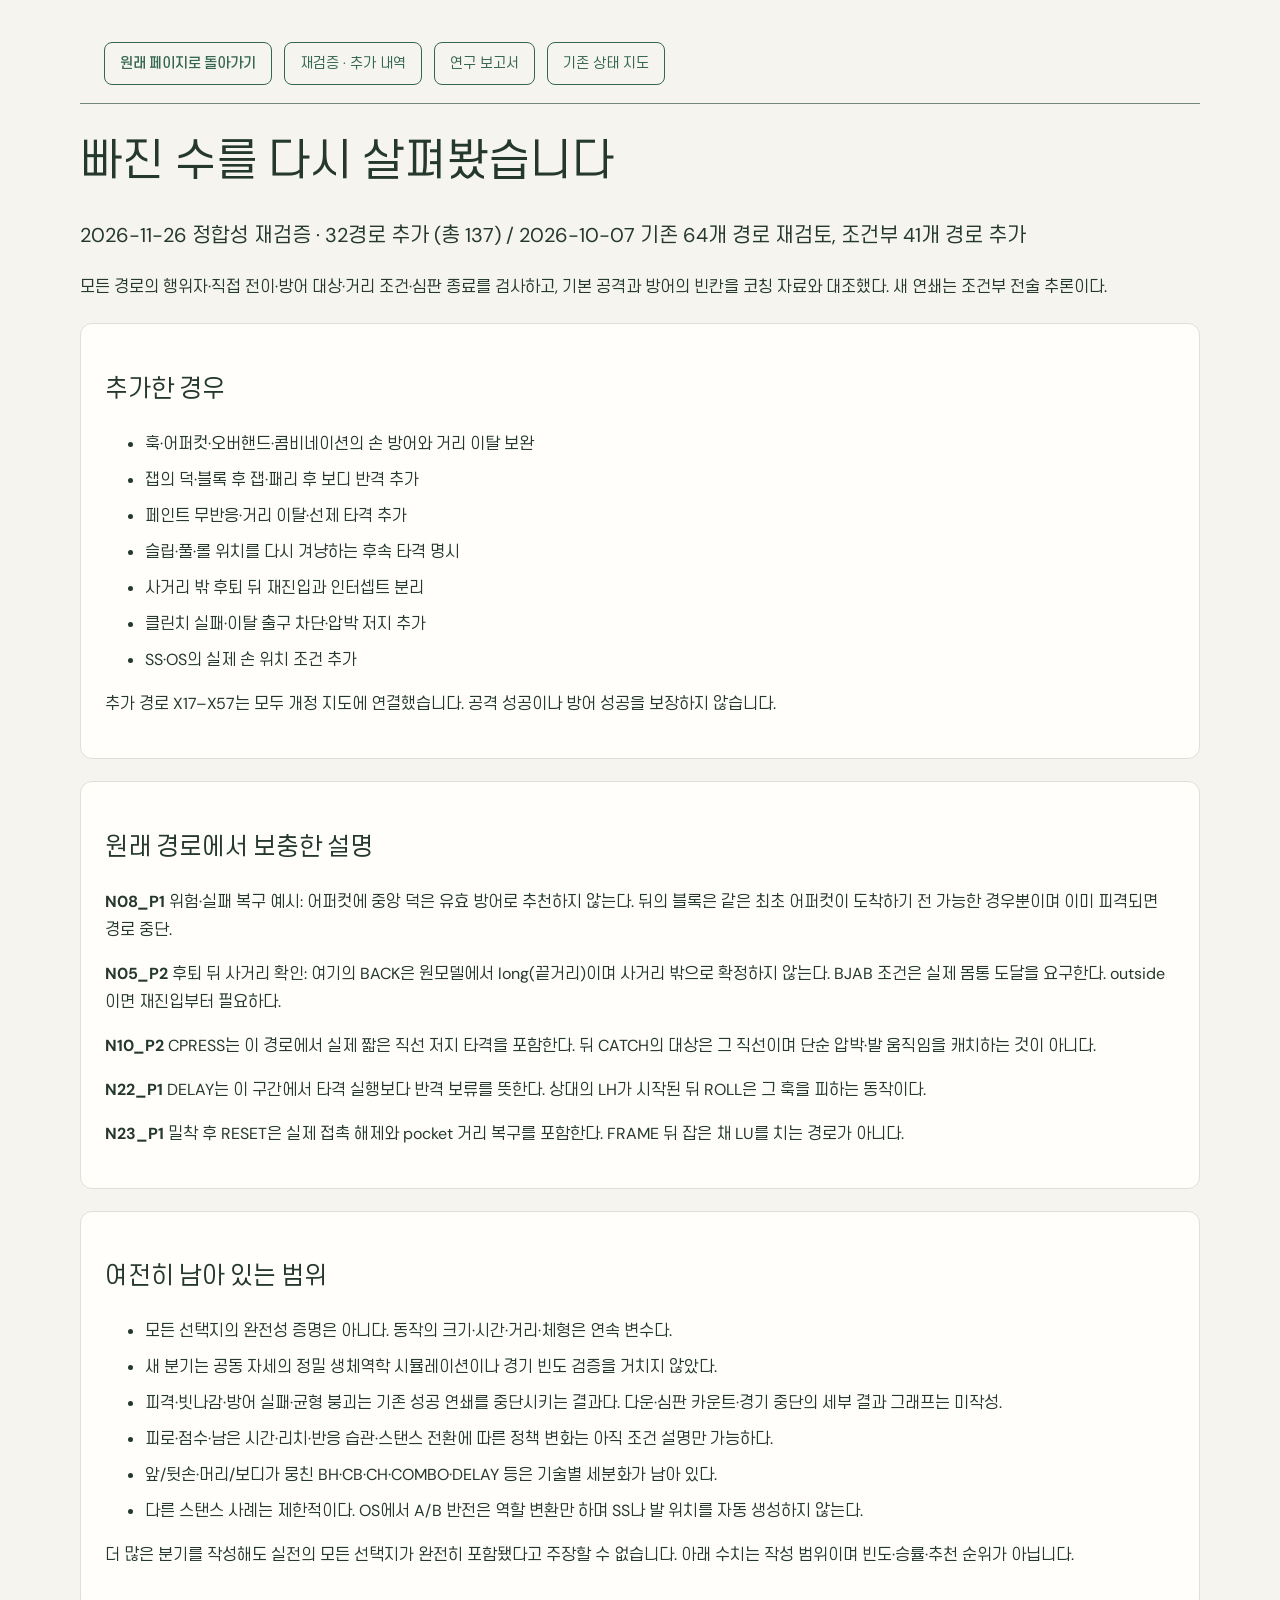
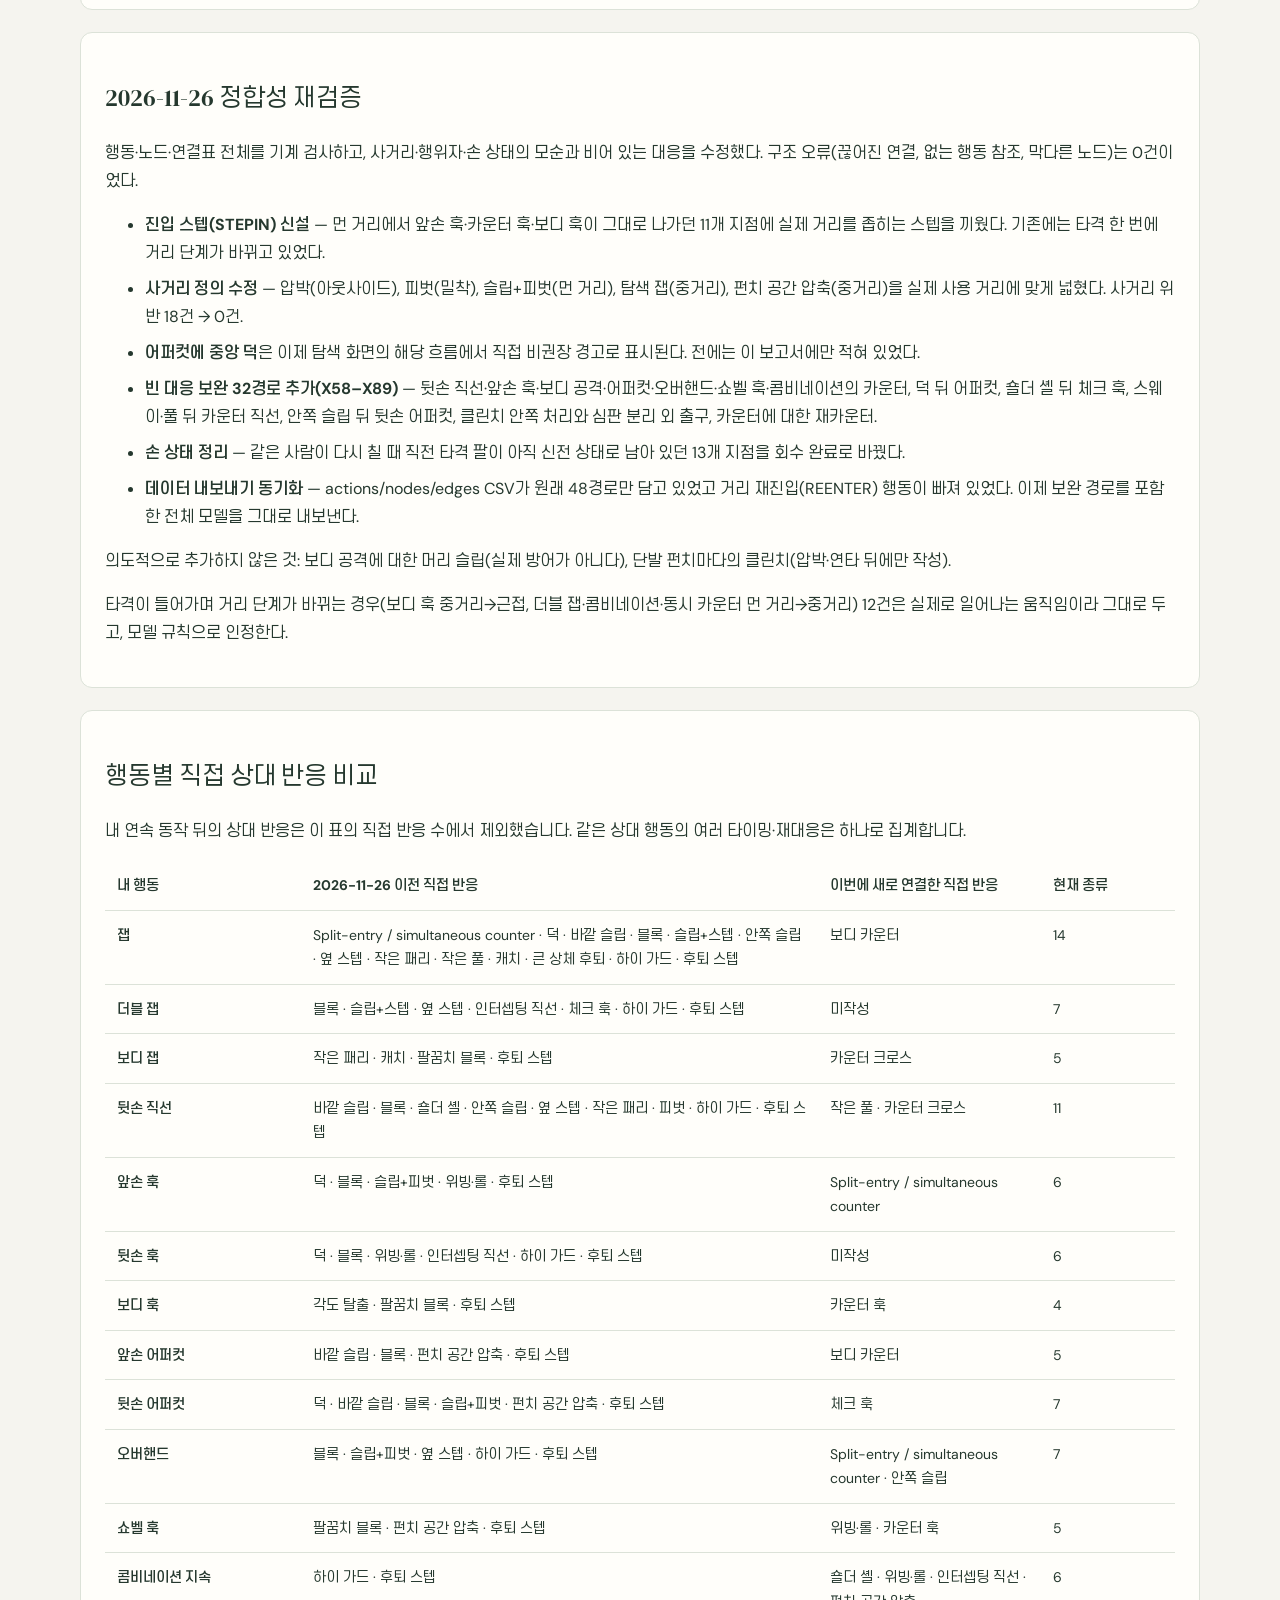
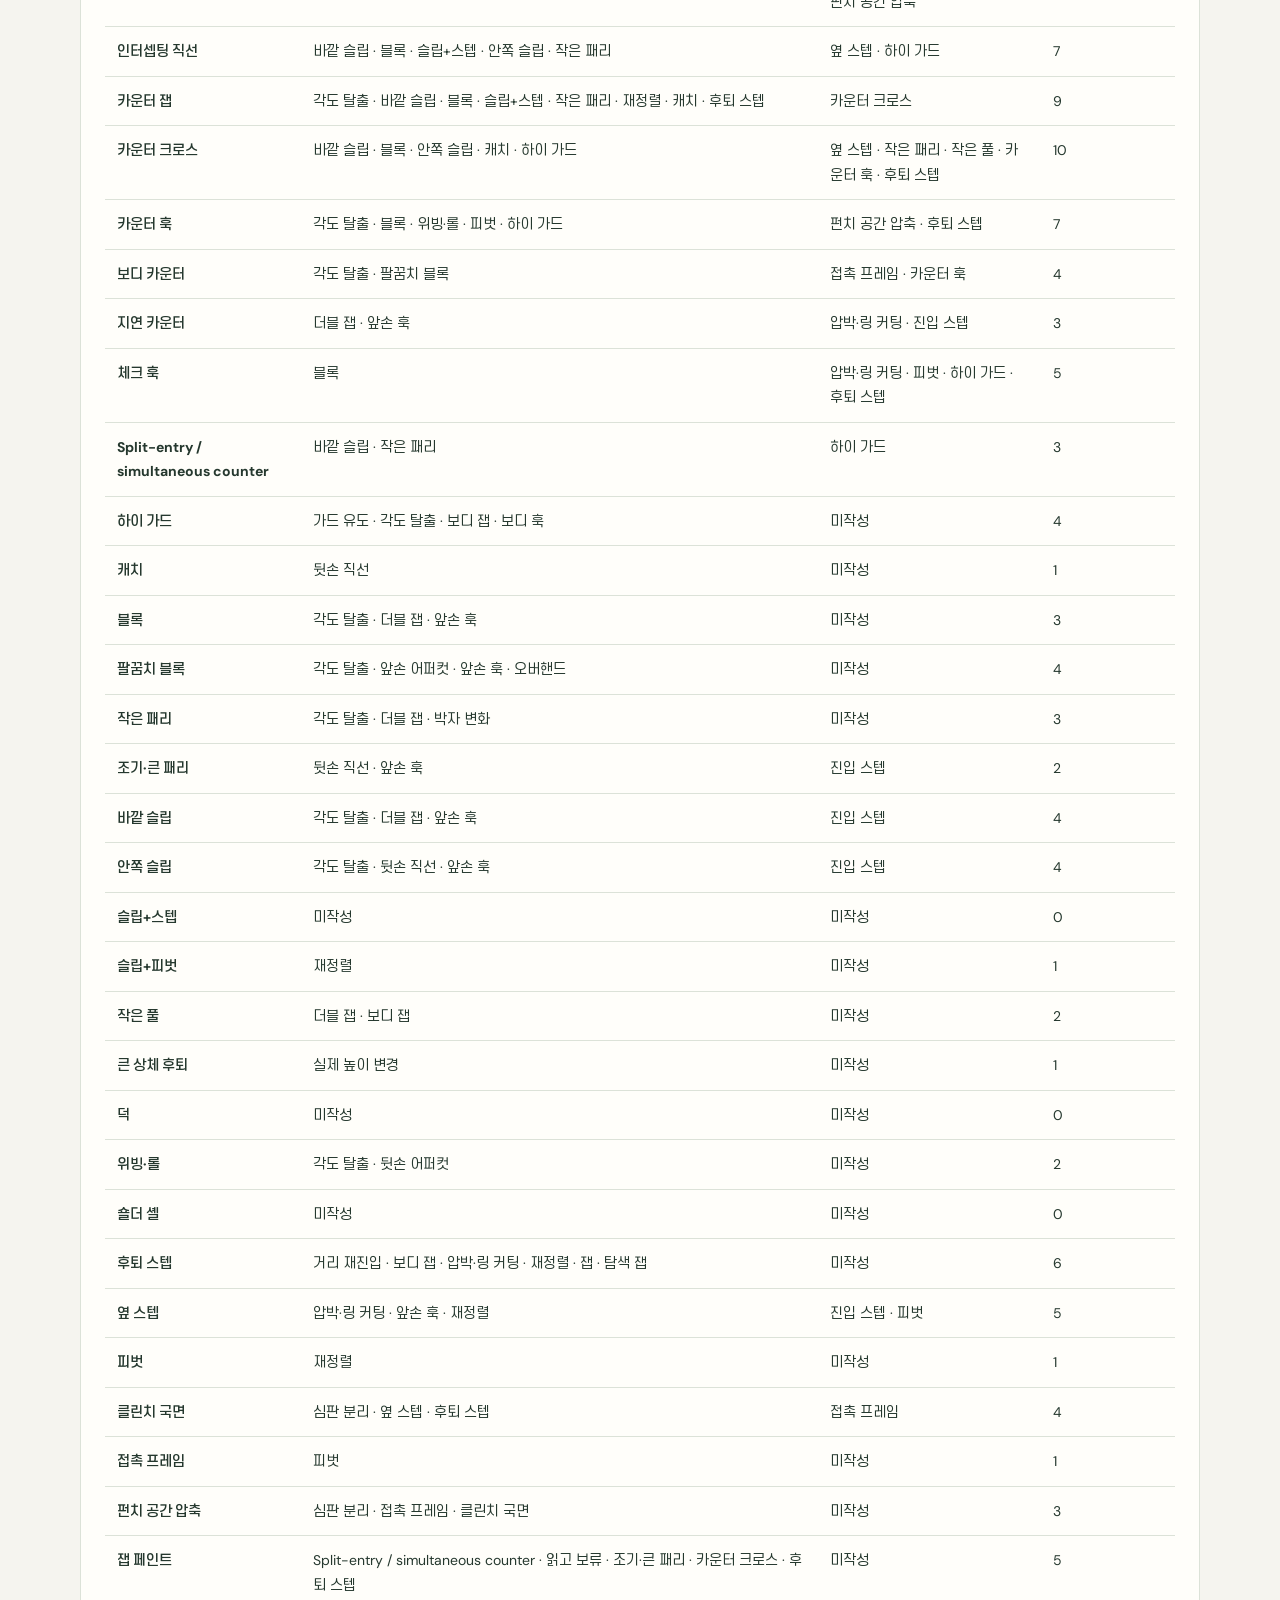
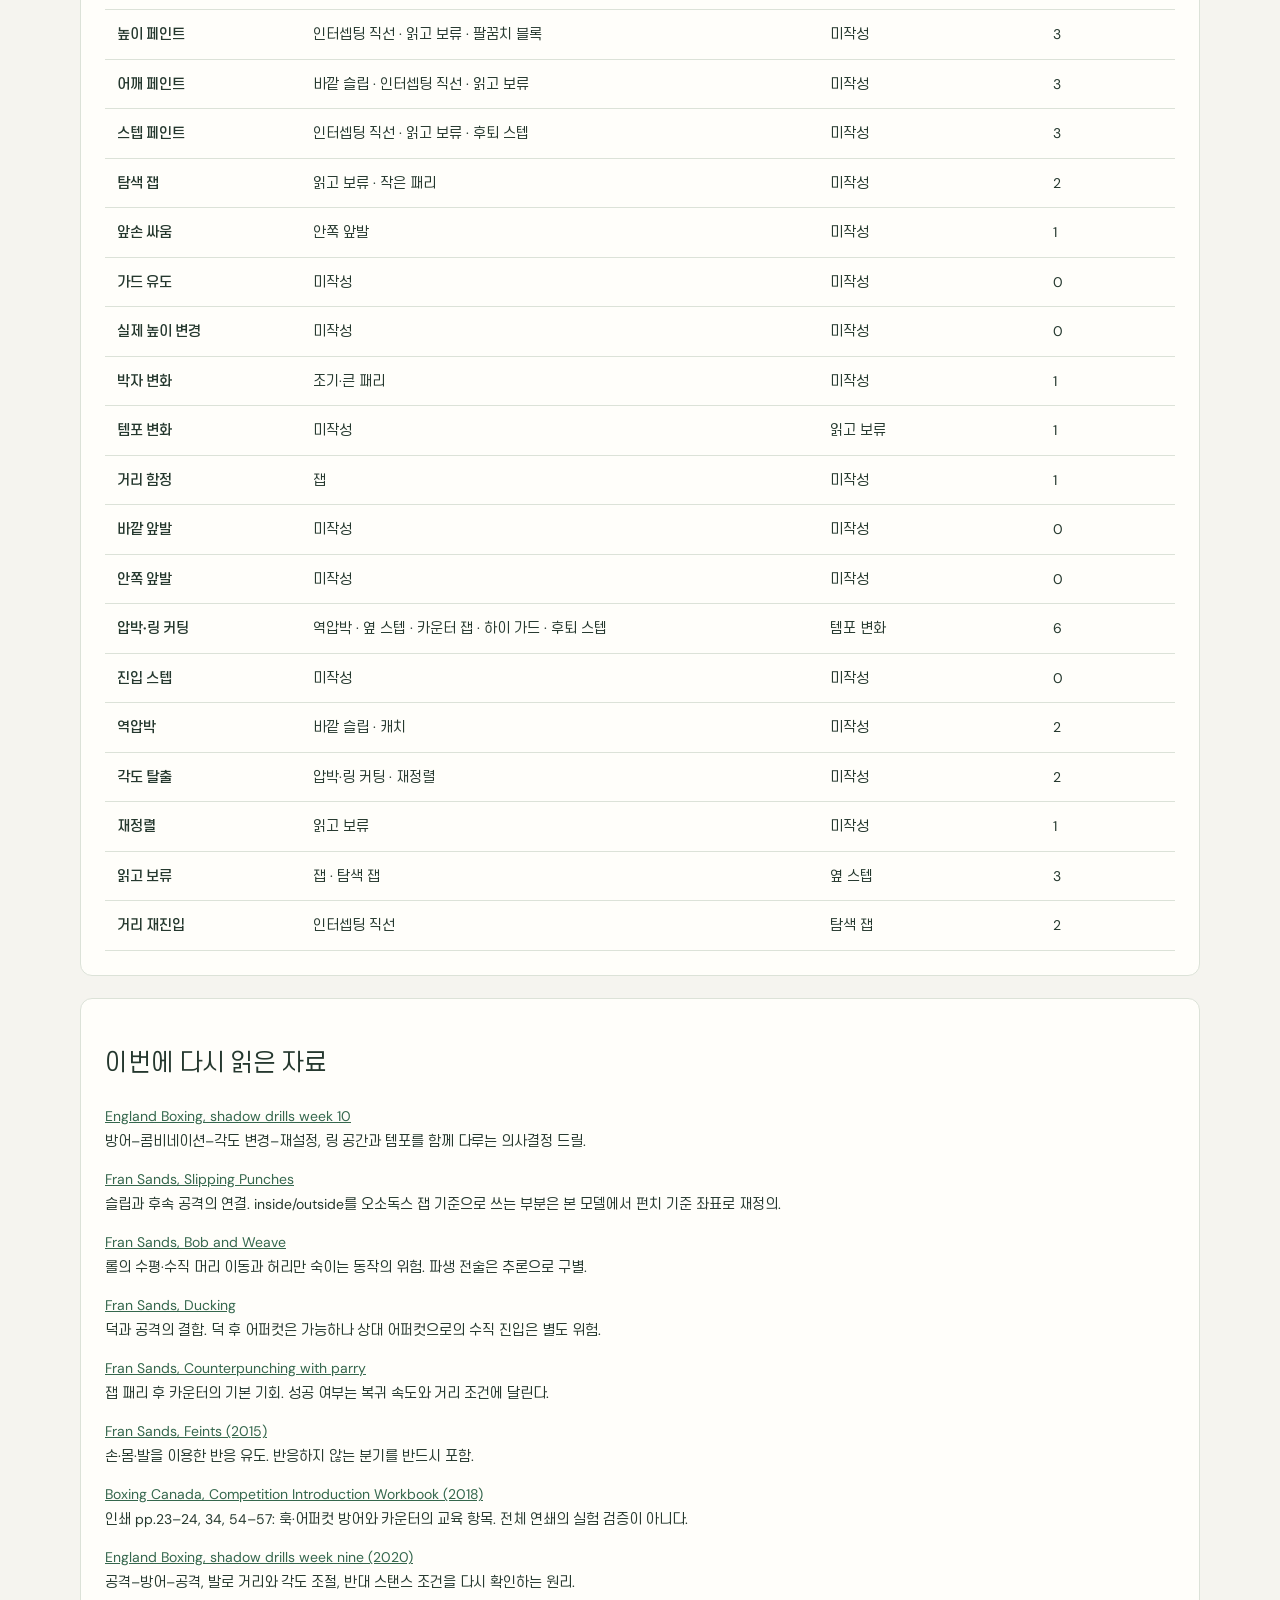
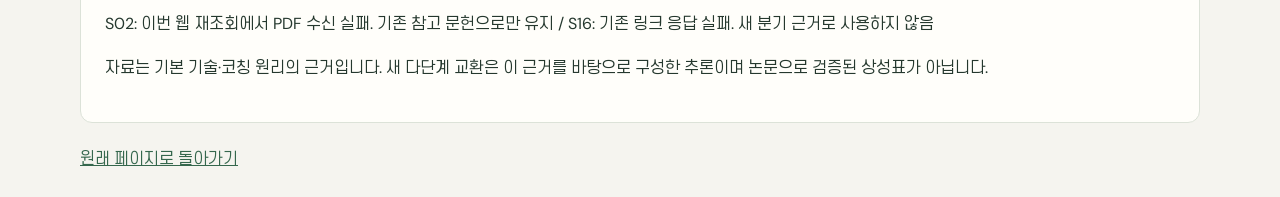
<file: audit-report.html>
<!doctype html><html lang="ko"><meta charset="utf-8"><meta name="viewport" content="width=device-width,initial-scale=1"><title>boxing | 재검증과 추가 내역</title><style>body{font:16px/1.75 system-ui,"Malgun Gothic",sans-serif;color:#25382e;background:#f5f4ef;max-width:1120px;margin:auto;padding:24px}h1{font-size:clamp(28px,4vw,44px);line-height:1.25}a{color:#35674d}section{background:#fffefa;border:1px solid #dce2d8;border-radius:12px;padding:24px;margin:22px 0}.tablewrap{overflow:auto}table{border-collapse:collapse;width:100%;min-width:700px;font-size:14px}th,td{padding:12px;border-bottom:1px solid #dce2d8;text-align:left;vertical-align:top}th{min-width:110px}.lead{font-size:20px}li{margin:8px 0}.source{font-size:14px}</style><link rel="stylesheet" href="typography.css?v=20261020"><style>.site-navigation{display:flex;gap:12px;flex-wrap:wrap;align-items:center;max-width:1440px;margin:0 auto;padding:18px 24px;border-bottom:1px solid #718777}.site-navigation a{display:inline-block;padding:10px 15px;border:1px solid currentColor;border-radius:8px;text-decoration:none;font:14px/1.5 system-ui,"Malgun Gothic",sans-serif}.site-navigation a:first-child{font-weight:650}@media(max-width:600px){.site-navigation{padding:14px 0}.site-navigation a{padding:9px 11px}}</style><link rel="icon" type="image/svg+xml" href="data:image/svg+xml,%3Csvg%20xmlns%3D%22http%3A%2F%2Fwww.w3.org%2F2000%2Fsvg%22%20viewBox%3D%220%200%2032%2032%22%3E%3Crect%20width%3D%2232%22%20height%3D%2232%22%20rx%3D%226%22%20fill%3D%22%2325382e%22%2F%3E%3Ctext%20x%3D%2216%22%20y%3D%2224%22%20text-anchor%3D%22middle%22%20fill%3D%22%23fffefa%22%20font-family%3D%22sans-serif%22%20font-size%3D%2225%22%20font-weight%3D%22700%22%3EB%3C%2Ftext%3E%3C%2Fsvg%3E"><nav class="site-navigation" aria-label="boxing 페이지 이동"><a href="boxing-decision-network.html">원래 페이지로 돌아가기</a><a href="audit-report.html">재검증 · 추가 내역</a><a href="research-report.html">연구 보고서</a><a href="boxing-state-network.html">기존 상태 지도</a></nav><h1>빠진 수를 다시 살펴봤습니다</h1><p class="lead">2026-11-26 정합성 재검증 · 32경로 추가 (총 137) / 2026-10-07 기존 64개 경로 재검토, 조건부 41개 경로 추가</p><p>모든 경로의 행위자·직접 전이·방어 대상·거리 조건·심판 종료를 검사하고, 기본 공격과 방어의 빈칸을 코칭 자료와 대조했다. 새 연쇄는 조건부 전술 추론이다.</p><section><h2>추가한 경우</h2><ul><li>훅·어퍼컷·오버핸드·콤비네이션의 손 방어와 거리 이탈 보완</li><li>잽의 덕·블록 후 잽·패리 후 보디 반격 추가</li><li>페인트 무반응·거리 이탈·선제 타격 추가</li><li>슬립·풀·롤 위치를 다시 겨냥하는 후속 타격 명시</li><li>사거리 밖 후퇴 뒤 재진입과 인터셉트 분리</li><li>클린치 실패·이탈 출구 차단·압박 저지 추가</li><li>SS·OS의 실제 손 위치 조건 추가</li></ul><p>추가 경로 X17–X57는 모두 개정 지도에 연결했습니다. 공격 성공이나 방어 성공을 보장하지 않습니다.</p></section><section><h2>원래 경로에서 보충한 설명</h2><p><b>N08_P1</b> 위험·실패 복구 예시: 어퍼컷에 중앙 덕은 유효 방어로 추천하지 않는다. 뒤의 블록은 같은 최초 어퍼컷이 도착하기 전 가능한 경우뿐이며 이미 피격되면 경로 중단.</p><p><b>N05_P2</b> 후퇴 뒤 사거리 확인: 여기의 BACK은 원모델에서 long(끝거리)이며 사거리 밖으로 확정하지 않는다. BJAB 조건은 실제 몸통 도달을 요구한다. outside이면 재진입부터 필요하다.</p><p><b>N10_P2</b> CPRESS는 이 경로에서 실제 짧은 직선 저지 타격을 포함한다. 뒤 CATCH의 대상은 그 직선이며 단순 압박·발 움직임을 캐치하는 것이 아니다.</p><p><b>N22_P1</b> DELAY는 이 구간에서 타격 실행보다 반격 보류를 뜻한다. 상대의 LH가 시작된 뒤 ROLL은 그 훅을 피하는 동작이다.</p><p><b>N23_P1</b> 밀착 후 RESET은 실제 접촉 해제와 pocket 거리 복구를 포함한다. FRAME 뒤 잡은 채 LU를 치는 경로가 아니다.</p></section><section><h2>여전히 남아 있는 범위</h2><ul><li>모든 선택지의 완전성 증명은 아니다. 동작의 크기·시간·거리·체형은 연속 변수다.</li><li>새 분기는 공동 자세의 정밀 생체역학 시뮬레이션이나 경기 빈도 검증을 거치지 않았다.</li><li>피격·빗나감·방어 실패·균형 붕괴는 기존 성공 연쇄를 중단시키는 결과다. 다운·심판 카운트·경기 중단의 세부 결과 그래프는 미작성.</li><li>피로·점수·남은 시간·리치·반응 습관·스탠스 전환에 따른 정책 변화는 아직 조건 설명만 가능하다.</li><li>앞/뒷손·머리/보디가 뭉친 BH·CB·CH·COMBO·DELAY 등은 기술별 세분화가 남아 있다.</li><li>다른 스탠스 사례는 제한적이다. OS에서 A/B 반전은 역할 변환만 하며 SS나 발 위치를 자동 생성하지 않는다.</li></ul><p>더 많은 분기를 작성해도 실전의 모든 선택지가 완전히 포함됐다고 주장할 수 없습니다. 아래 수치는 작성 범위이며 빈도·승률·추천 순위가 아닙니다.</p></section><section><h2>2026-11-26 정합성 재검증</h2><p>행동·노드·연결표 전체를 기계 검사하고, 사거리·행위자·손 상태의 모순과 비어 있는 대응을 수정했다. 구조 오류(끊어진 연결, 없는 행동 참조, 막다른 노드)는 0건이었다.</p><ul><li><b>진입 스텝(STEPIN) 신설</b> — 먼 거리에서 앞손 훅·카운터 훅·보디 훅이 그대로 나가던 11개 지점에 실제 거리를 좁히는 스텝을 끼웠다. 기존에는 타격 한 번에 거리 단계가 바뀌고 있었다.</li><li><b>사거리 정의 수정</b> — 압박(아웃사이드), 피벗(밀착), 슬립+피벗(먼 거리), 탐색 잽(중거리), 펀치 공간 압축(중거리)을 실제 사용 거리에 맞게 넓혔다. 사거리 위반 18건 → 0건.</li><li><b>어퍼컷에 중앙 덕</b>은 이제 탐색 화면의 해당 흐름에서 직접 비권장 경고로 표시된다. 전에는 이 보고서에만 적혀 있었다.</li><li><b>빈 대응 보완 32경로 추가(X58–X89)</b> — 뒷손 직선·앞손 훅·보디 공격·어퍼컷·오버핸드·쇼벨 훅·콤비네이션의 카운터, 덕 뒤 어퍼컷, 숄더 셸 뒤 체크 훅, 스웨이·풀 뒤 카운터 직선, 안쪽 슬립 뒤 뒷손 어퍼컷, 클린치 안쪽 처리와 심판 분리 외 출구, 카운터에 대한 재카운터.</li><li><b>손 상태 정리</b> — 같은 사람이 다시 칠 때 직전 타격 팔이 아직 신전 상태로 남아 있던 13개 지점을 회수 완료로 바꿨다.</li><li><b>데이터 내보내기 동기화</b> — actions/nodes/edges CSV가 원래 48경로만 담고 있었고 거리 재진입(REENTER) 행동이 빠져 있었다. 이제 보완 경로를 포함한 전체 모델을 그대로 내보낸다.</li></ul><p>의도적으로 추가하지 않은 것: 보디 공격에 대한 머리 슬립(실제 방어가 아니다), 단발 펀치마다의 클린치(압박·연타 뒤에만 작성).</p><p>타격이 들어가며 거리 단계가 바뀌는 경우(보디 훅 중거리→근접, 더블 잽·콤비네이션·동시 카운터 먼 거리→중거리) 12건은 실제로 일어나는 움직임이라 그대로 두고, 모델 규칙으로 인정한다.</p></section><section><h2>행동별 직접 상대 반응 비교</h2><p>내 연속 동작 뒤의 상대 반응은 이 표의 직접 반응 수에서 제외했습니다. 같은 상대 행동의 여러 타이밍·재대응은 하나로 집계합니다.</p><div class="tablewrap"><table><thead><tr><th>내 행동</th><th>2026-11-26 이전 직접 반응</th><th>이번에 새로 연결한 직접 반응</th><th>현재 종류</th></tr></thead><tbody><tr><th>잽</th><td>Split-entry / simultaneous counter · 덕 · 바깥 슬립 · 블록 · 슬립+스텝 · 안쪽 슬립 · 옆 스텝 · 작은 패리 · 작은 풀 · 캐치 · 큰 상체 후퇴 · 하이 가드 · 후퇴 스텝</td><td>보디 카운터</td><td>14</td></tr><tr><th>더블 잽</th><td>블록 · 슬립+스텝 · 옆 스텝 · 인터셉팅 직선 · 체크 훅 · 하이 가드 · 후퇴 스텝</td><td>미작성</td><td>7</td></tr><tr><th>보디 잽</th><td>작은 패리 · 캐치 · 팔꿈치 블록 · 후퇴 스텝</td><td>카운터 크로스</td><td>5</td></tr><tr><th>뒷손 직선</th><td>바깥 슬립 · 블록 · 숄더 셸 · 안쪽 슬립 · 옆 스텝 · 작은 패리 · 피벗 · 하이 가드 · 후퇴 스텝</td><td>작은 풀 · 카운터 크로스</td><td>11</td></tr><tr><th>앞손 훅</th><td>덕 · 블록 · 슬립+피벗 · 위빙·롤 · 후퇴 스텝</td><td>Split-entry / simultaneous counter</td><td>6</td></tr><tr><th>뒷손 훅</th><td>덕 · 블록 · 위빙·롤 · 인터셉팅 직선 · 하이 가드 · 후퇴 스텝</td><td>미작성</td><td>6</td></tr><tr><th>보디 훅</th><td>각도 탈출 · 팔꿈치 블록 · 후퇴 스텝</td><td>카운터 훅</td><td>4</td></tr><tr><th>앞손 어퍼컷</th><td>바깥 슬립 · 블록 · 펀치 공간 압축 · 후퇴 스텝</td><td>보디 카운터</td><td>5</td></tr><tr><th>뒷손 어퍼컷</th><td>덕 · 바깥 슬립 · 블록 · 슬립+피벗 · 펀치 공간 압축 · 후퇴 스텝</td><td>체크 훅</td><td>7</td></tr><tr><th>오버핸드</th><td>블록 · 슬립+피벗 · 옆 스텝 · 하이 가드 · 후퇴 스텝</td><td>Split-entry / simultaneous counter · 안쪽 슬립</td><td>7</td></tr><tr><th>쇼벨 훅</th><td>팔꿈치 블록 · 펀치 공간 압축 · 후퇴 스텝</td><td>위빙·롤 · 카운터 훅</td><td>5</td></tr><tr><th>콤비네이션 지속</th><td>하이 가드 · 후퇴 스텝</td><td>숄더 셸 · 위빙·롤 · 인터셉팅 직선 · 펀치 공간 압축</td><td>6</td></tr><tr><th>인터셉팅 직선</th><td>바깥 슬립 · 블록 · 슬립+스텝 · 안쪽 슬립 · 작은 패리</td><td>옆 스텝 · 하이 가드</td><td>7</td></tr><tr><th>카운터 잽</th><td>각도 탈출 · 바깥 슬립 · 블록 · 슬립+스텝 · 작은 패리 · 재정렬 · 캐치 · 후퇴 스텝</td><td>카운터 크로스</td><td>9</td></tr><tr><th>카운터 크로스</th><td>바깥 슬립 · 블록 · 안쪽 슬립 · 캐치 · 하이 가드</td><td>옆 스텝 · 작은 패리 · 작은 풀 · 카운터 훅 · 후퇴 스텝</td><td>10</td></tr><tr><th>카운터 훅</th><td>각도 탈출 · 블록 · 위빙·롤 · 피벗 · 하이 가드</td><td>펀치 공간 압축 · 후퇴 스텝</td><td>7</td></tr><tr><th>보디 카운터</th><td>각도 탈출 · 팔꿈치 블록</td><td>접촉 프레임 · 카운터 훅</td><td>4</td></tr><tr><th>지연 카운터</th><td>더블 잽 · 앞손 훅</td><td>압박·링 커팅 · 진입 스텝</td><td>3</td></tr><tr><th>체크 훅</th><td>블록</td><td>압박·링 커팅 · 피벗 · 하이 가드 · 후퇴 스텝</td><td>5</td></tr><tr><th>Split-entry / simultaneous counter</th><td>바깥 슬립 · 작은 패리</td><td>하이 가드</td><td>3</td></tr><tr><th>하이 가드</th><td>가드 유도 · 각도 탈출 · 보디 잽 · 보디 훅</td><td>미작성</td><td>4</td></tr><tr><th>캐치</th><td>뒷손 직선</td><td>미작성</td><td>1</td></tr><tr><th>블록</th><td>각도 탈출 · 더블 잽 · 앞손 훅</td><td>미작성</td><td>3</td></tr><tr><th>팔꿈치 블록</th><td>각도 탈출 · 앞손 어퍼컷 · 앞손 훅 · 오버핸드</td><td>미작성</td><td>4</td></tr><tr><th>작은 패리</th><td>각도 탈출 · 더블 잽 · 박자 변화</td><td>미작성</td><td>3</td></tr><tr><th>조기·큰 패리</th><td>뒷손 직선 · 앞손 훅</td><td>진입 스텝</td><td>2</td></tr><tr><th>바깥 슬립</th><td>각도 탈출 · 더블 잽 · 앞손 훅</td><td>진입 스텝</td><td>4</td></tr><tr><th>안쪽 슬립</th><td>각도 탈출 · 뒷손 직선 · 앞손 훅</td><td>진입 스텝</td><td>4</td></tr><tr><th>슬립+스텝</th><td>미작성</td><td>미작성</td><td>0</td></tr><tr><th>슬립+피벗</th><td>재정렬</td><td>미작성</td><td>1</td></tr><tr><th>작은 풀</th><td>더블 잽 · 보디 잽</td><td>미작성</td><td>2</td></tr><tr><th>큰 상체 후퇴</th><td>실제 높이 변경</td><td>미작성</td><td>1</td></tr><tr><th>덕</th><td>미작성</td><td>미작성</td><td>0</td></tr><tr><th>위빙·롤</th><td>각도 탈출 · 뒷손 어퍼컷</td><td>미작성</td><td>2</td></tr><tr><th>숄더 셸</th><td>미작성</td><td>미작성</td><td>0</td></tr><tr><th>후퇴 스텝</th><td>거리 재진입 · 보디 잽 · 압박·링 커팅 · 재정렬 · 잽 · 탐색 잽</td><td>미작성</td><td>6</td></tr><tr><th>옆 스텝</th><td>압박·링 커팅 · 앞손 훅 · 재정렬</td><td>진입 스텝 · 피벗</td><td>5</td></tr><tr><th>피벗</th><td>재정렬</td><td>미작성</td><td>1</td></tr><tr><th>클린치 국면</th><td>심판 분리 · 옆 스텝 · 후퇴 스텝</td><td>접촉 프레임</td><td>4</td></tr><tr><th>접촉 프레임</th><td>피벗</td><td>미작성</td><td>1</td></tr><tr><th>펀치 공간 압축</th><td>심판 분리 · 접촉 프레임 · 클린치 국면</td><td>미작성</td><td>3</td></tr><tr><th>잽 페인트</th><td>Split-entry / simultaneous counter · 읽고 보류 · 조기·큰 패리 · 카운터 크로스 · 후퇴 스텝</td><td>미작성</td><td>5</td></tr><tr><th>높이 페인트</th><td>인터셉팅 직선 · 읽고 보류 · 팔꿈치 블록</td><td>미작성</td><td>3</td></tr><tr><th>어깨 페인트</th><td>바깥 슬립 · 인터셉팅 직선 · 읽고 보류</td><td>미작성</td><td>3</td></tr><tr><th>스텝 페인트</th><td>인터셉팅 직선 · 읽고 보류 · 후퇴 스텝</td><td>미작성</td><td>3</td></tr><tr><th>탐색 잽</th><td>읽고 보류 · 작은 패리</td><td>미작성</td><td>2</td></tr><tr><th>앞손 싸움</th><td>안쪽 앞발</td><td>미작성</td><td>1</td></tr><tr><th>가드 유도</th><td>미작성</td><td>미작성</td><td>0</td></tr><tr><th>실제 높이 변경</th><td>미작성</td><td>미작성</td><td>0</td></tr><tr><th>박자 변화</th><td>조기·큰 패리</td><td>미작성</td><td>1</td></tr><tr><th>템포 변화</th><td>미작성</td><td>읽고 보류</td><td>1</td></tr><tr><th>거리 함정</th><td>잽</td><td>미작성</td><td>1</td></tr><tr><th>바깥 앞발</th><td>미작성</td><td>미작성</td><td>0</td></tr><tr><th>안쪽 앞발</th><td>미작성</td><td>미작성</td><td>0</td></tr><tr><th>압박·링 커팅</th><td>역압박 · 옆 스텝 · 카운터 잽 · 하이 가드 · 후퇴 스텝</td><td>템포 변화</td><td>6</td></tr><tr><th>진입 스텝</th><td>미작성</td><td>미작성</td><td>0</td></tr><tr><th>역압박</th><td>바깥 슬립 · 캐치</td><td>미작성</td><td>2</td></tr><tr><th>각도 탈출</th><td>압박·링 커팅 · 재정렬</td><td>미작성</td><td>2</td></tr><tr><th>재정렬</th><td>읽고 보류</td><td>미작성</td><td>1</td></tr><tr><th>읽고 보류</th><td>잽 · 탐색 잽</td><td>옆 스텝</td><td>3</td></tr><tr><th>거리 재진입</th><td>인터셉팅 직선</td><td>탐색 잽</td><td>2</td></tr></tbody></table></div></section><section><h2>이번에 다시 읽은 자료</h2><p class="source"><a href="https://www.englandboxing.org/news_articles/england-boxing-shadow-boxing-drills-week-10/">England Boxing, shadow drills week 10</a><br>방어–콤비네이션–각도 변경–재설정, 링 공간과 템포를 함께 다루는 의사결정 드릴.</p><p class="source"><a href="https://www.myboxingcoach.com/body-movement-slips/">Fran Sands, Slipping Punches</a><br>슬립과 후속 공격의 연결. inside/outside를 오소독스 잽 기준으로 쓰는 부분은 본 모델에서 펀치 기준 좌표로 재정의.</p><p class="source"><a href="https://www.myboxingcoach.com/bob-and-weave-roll-with-em/">Fran Sands, Bob and Weave</a><br>롤의 수평·수직 머리 이동과 허리만 숙이는 동작의 위험. 파생 전술은 추론으로 구별.</p><p class="source"><a href="https://www.myboxingcoach.com/body-movement-duck/">Fran Sands, Ducking</a><br>덕과 공격의 결합. 덕 후 어퍼컷은 가능하나 상대 어퍼컷으로의 수직 진입은 별도 위험.</p><p class="source"><a href="https://www.myboxingcoach.com/counterpunching-with-the-parry/">Fran Sands, Counterpunching with parry</a><br>잽 패리 후 카운터의 기본 기회. 성공 여부는 복귀 속도와 거리 조건에 달린다.</p><p class="source"><a href="https://www.myboxingcoach.com/feinting-in-boxing-tips/">Fran Sands, Feints (2015)</a><br>손·몸·발을 이용한 반응 유도. 반응하지 않는 분기를 반드시 포함.</p><p class="source"><a href="https://boxingcanada.org/wp-content/uploads/2025/06/Workbook-Competition-Introduction-manual-EN.pdf">Boxing Canada, Competition Introduction Workbook (2018)</a><br>인쇄 pp.23–24, 34, 54–57: 훅·어퍼컷 방어와 카운터의 교육 항목. 전체 연쇄의 실험 검증이 아니다.</p><p class="source"><a href="https://www.englandboxing.org/news_articles/england-boxing-shadow-boxing-drills-week-nine/">England Boxing, shadow drills week nine (2020)</a><br>공격–방어–공격, 발로 거리와 각도 조절, 반대 스탠스 조건을 다시 확인하는 원리.</p><p>S02: 이번 웹 재조회에서 PDF 수신 실패. 기존 참고 문헌으로만 유지 / S16: 기존 링크 응답 실패. 새 분기 근거로 사용하지 않음</p><p>자료는 기본 기술·코칭 원리의 근거입니다. 새 다단계 교환은 이 근거를 바탕으로 구성한 추론이며 논문으로 검증된 상성표가 아닙니다.</p></section><a href="boxing-decision-network.html">원래 페이지로 돌아가기</a></html>
</file>
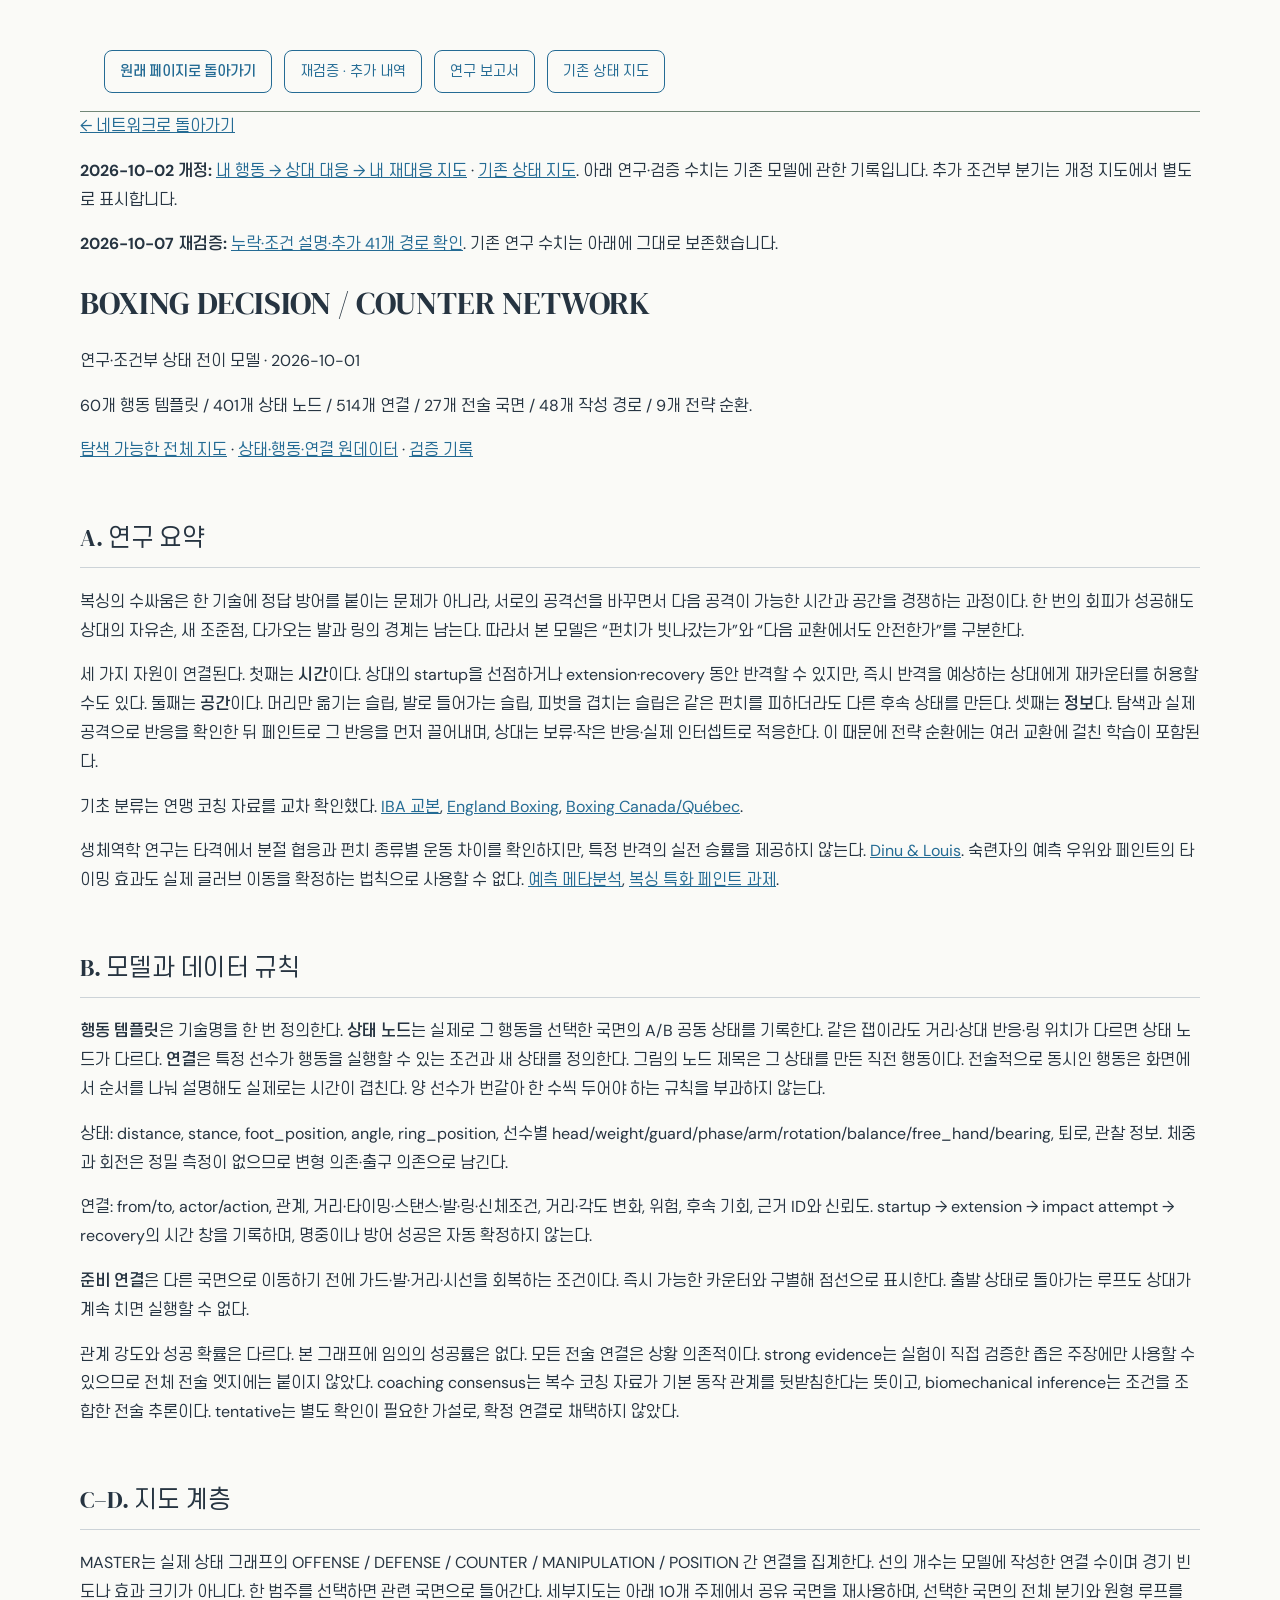
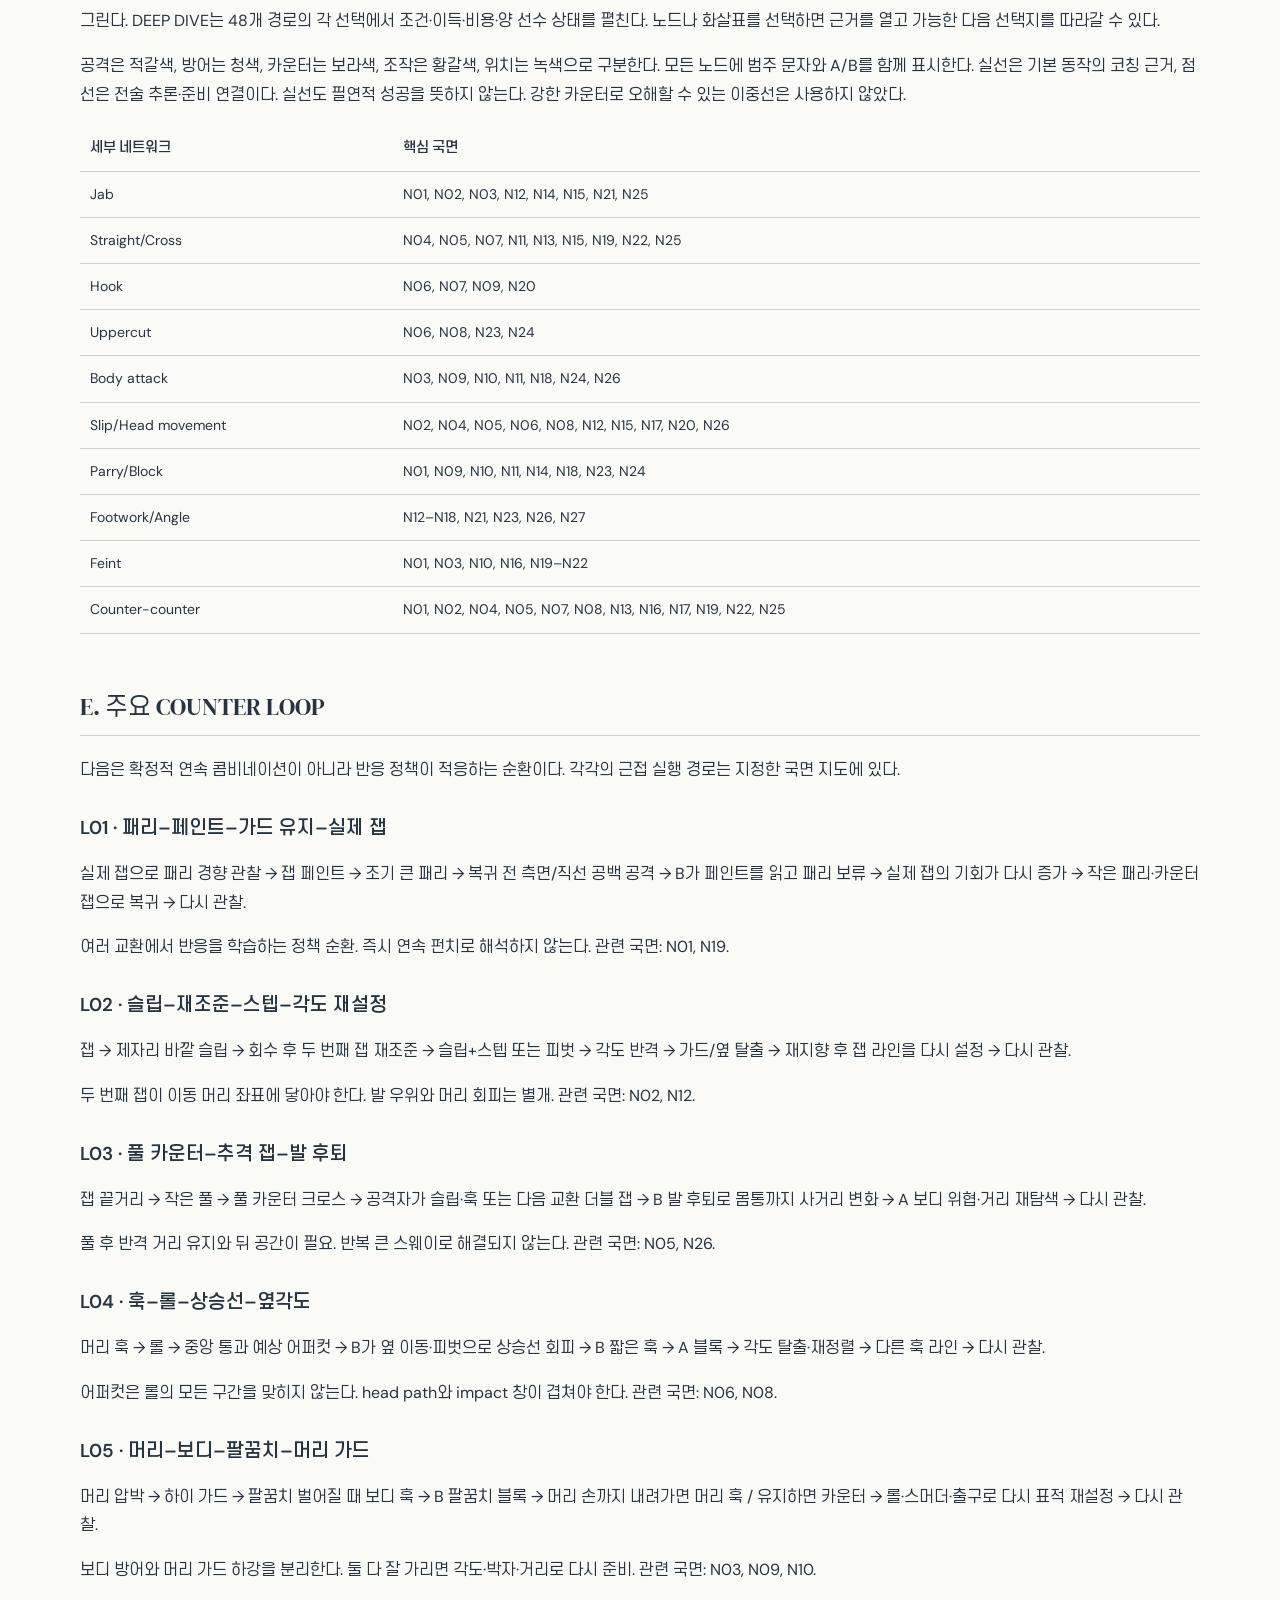
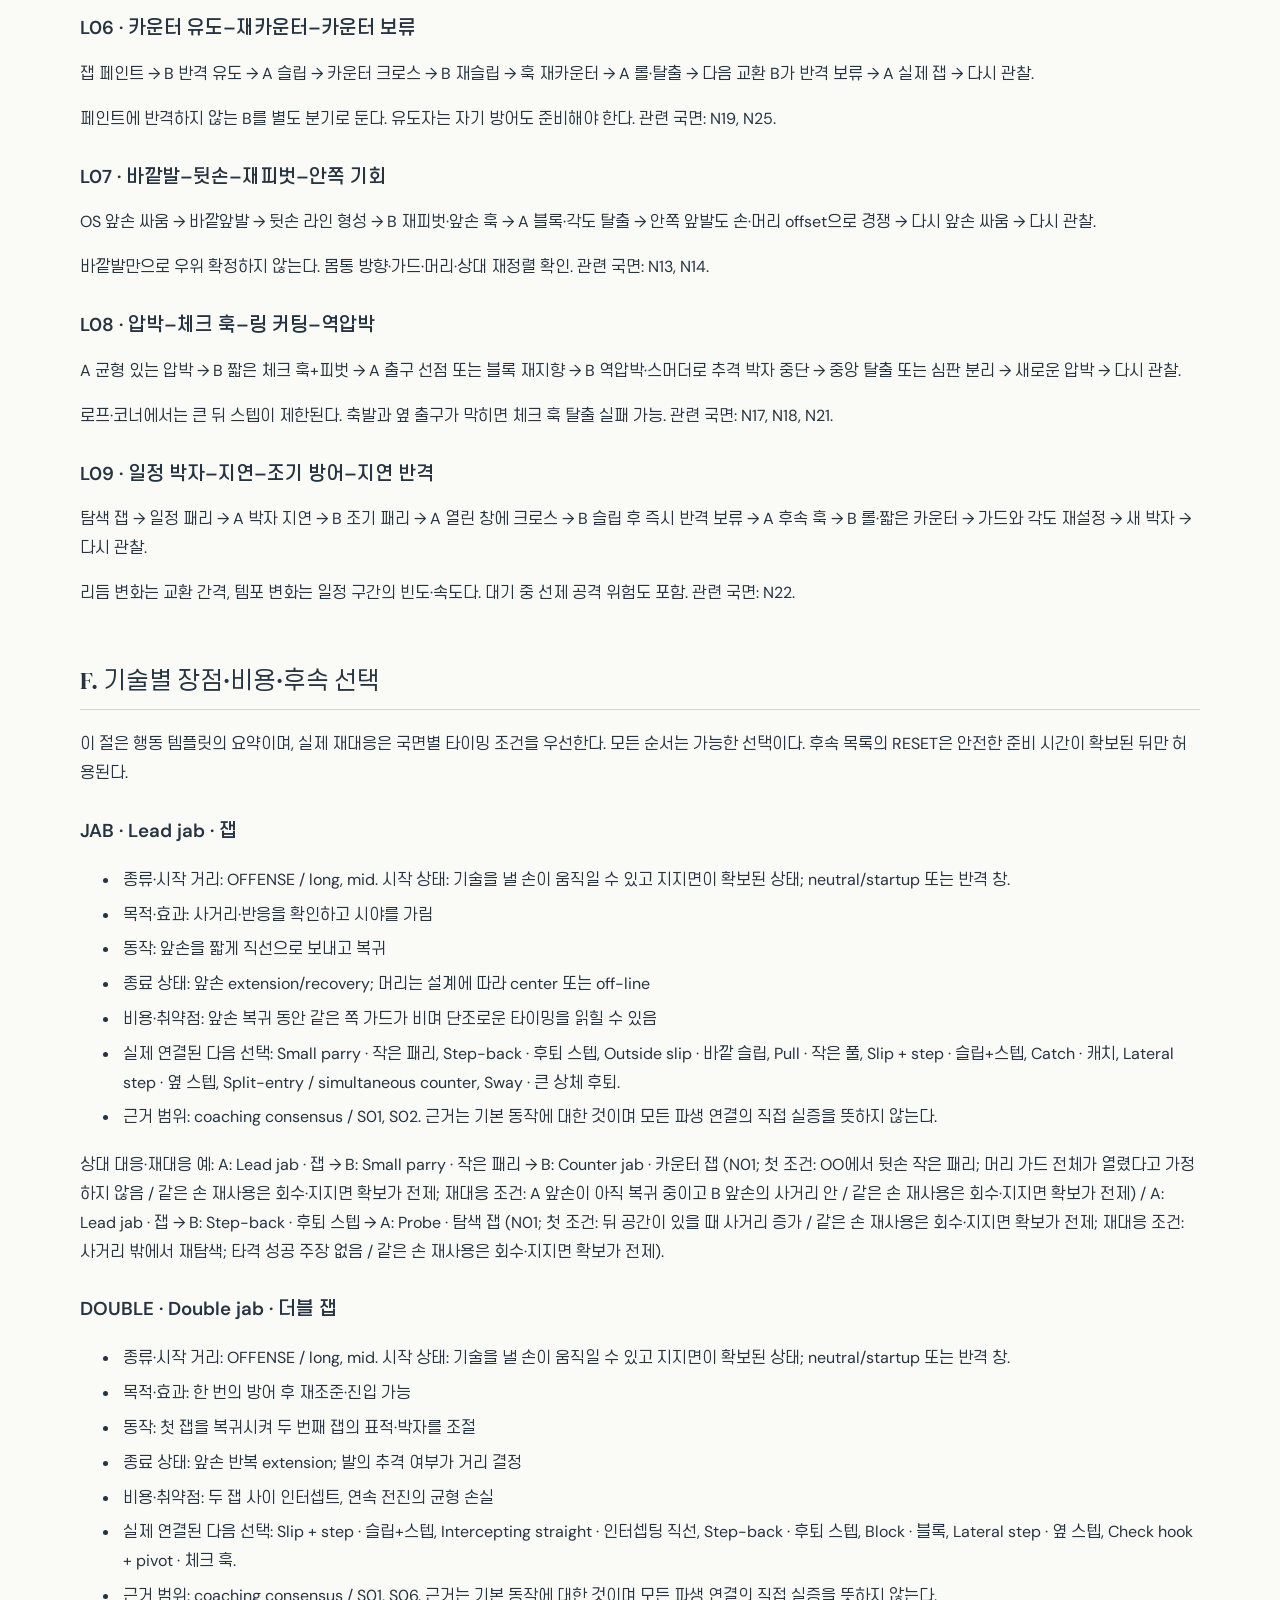
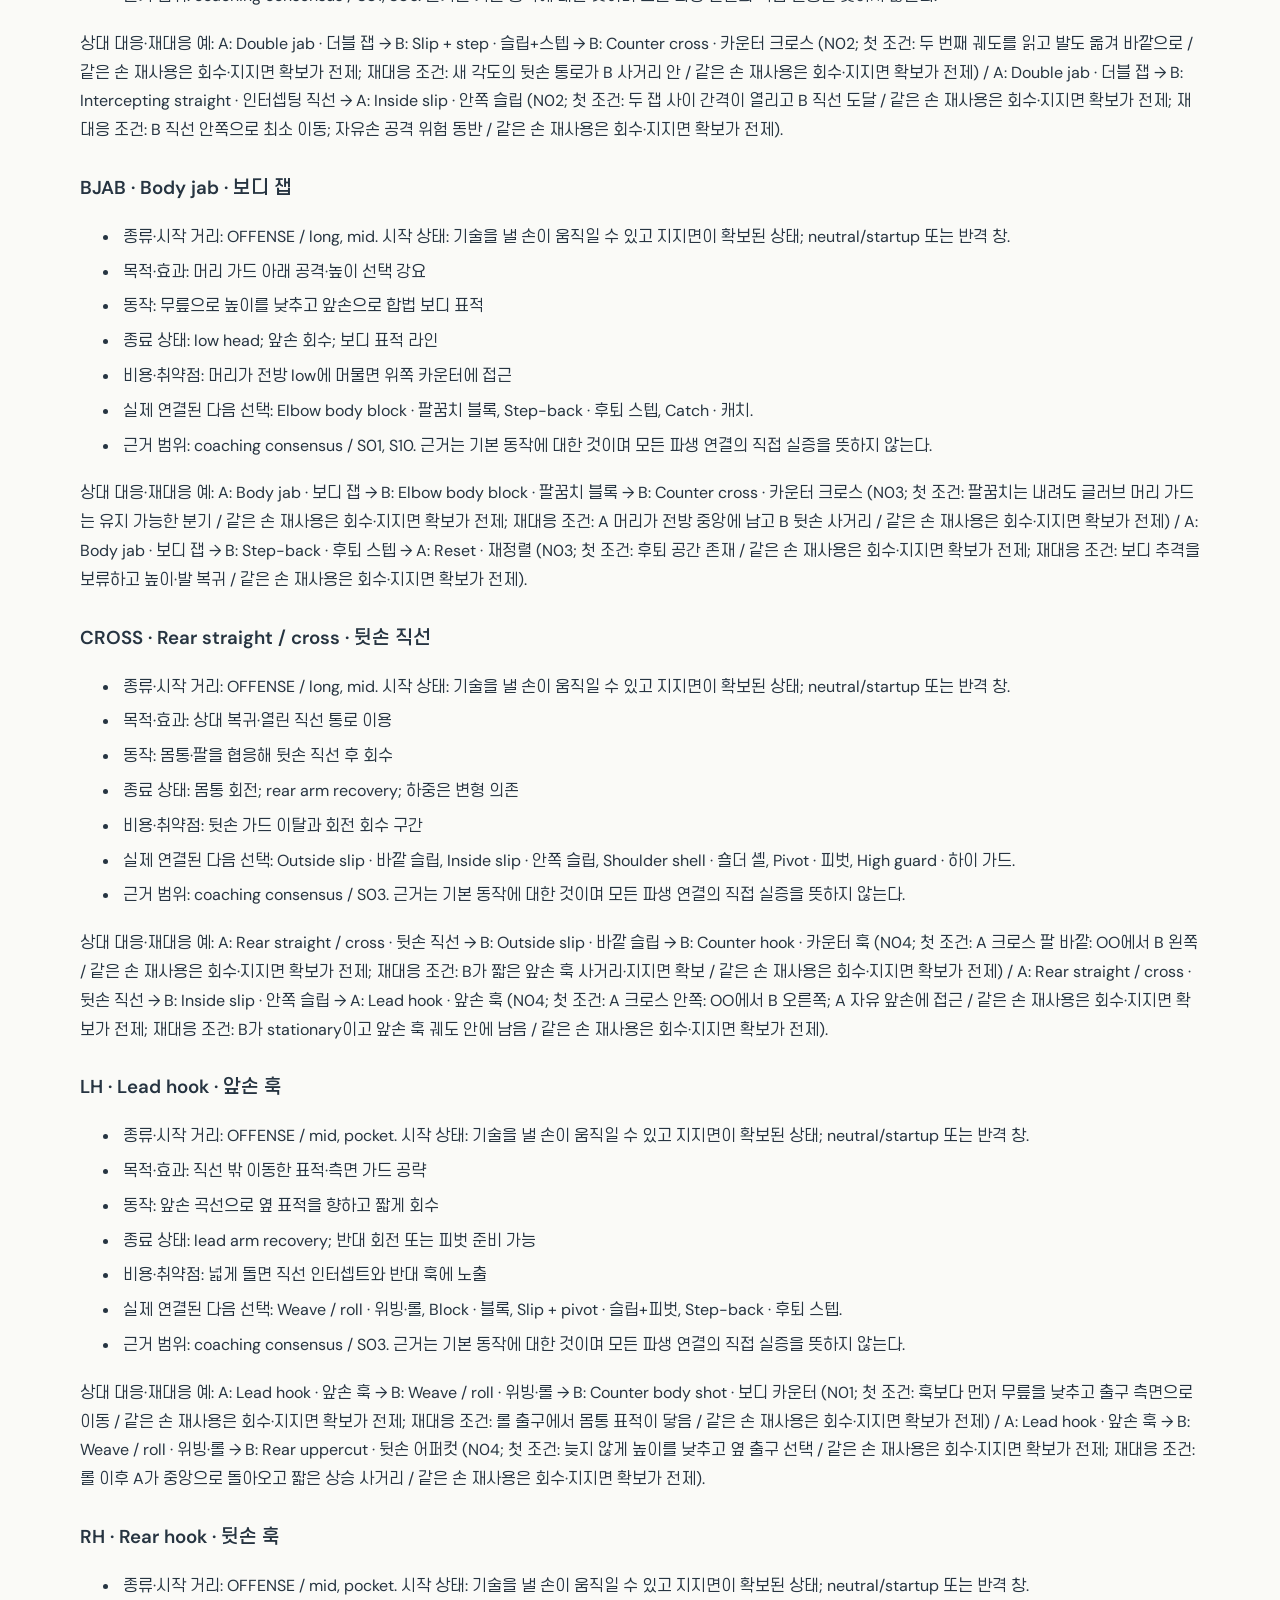
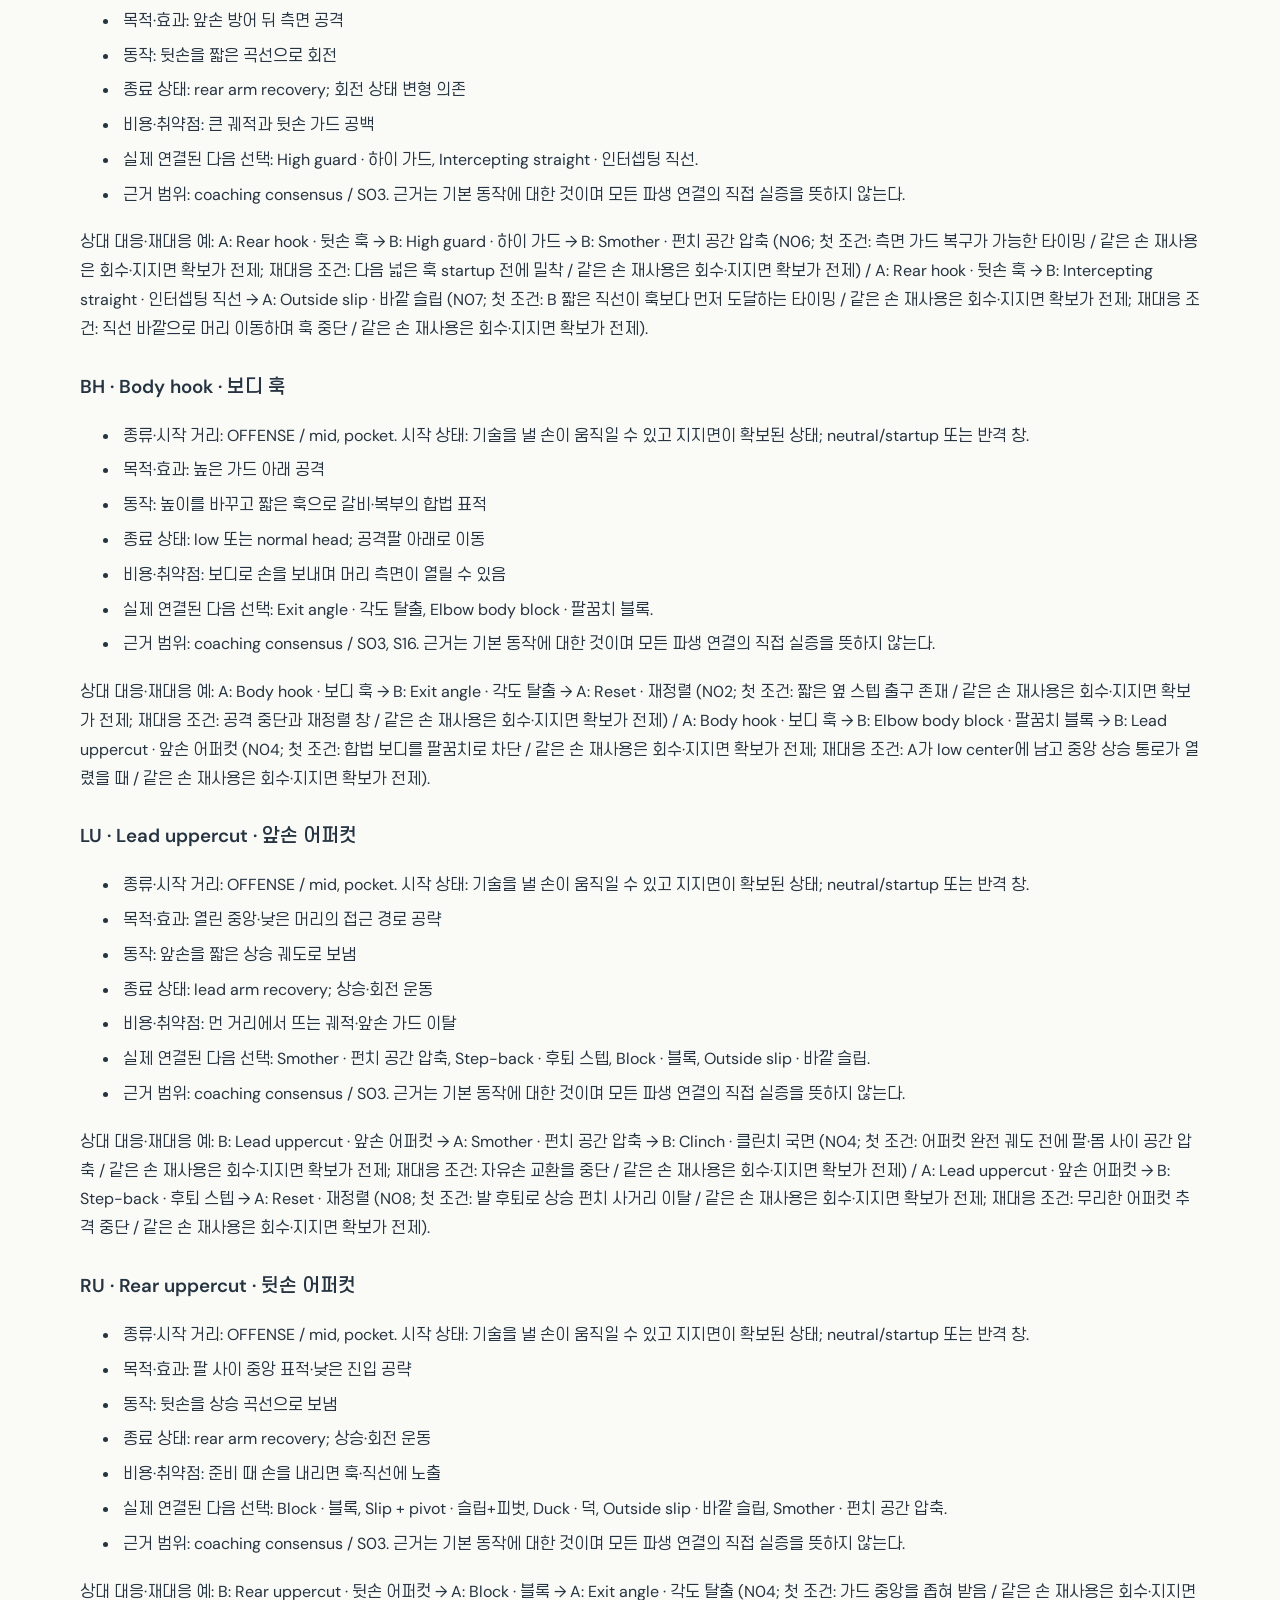
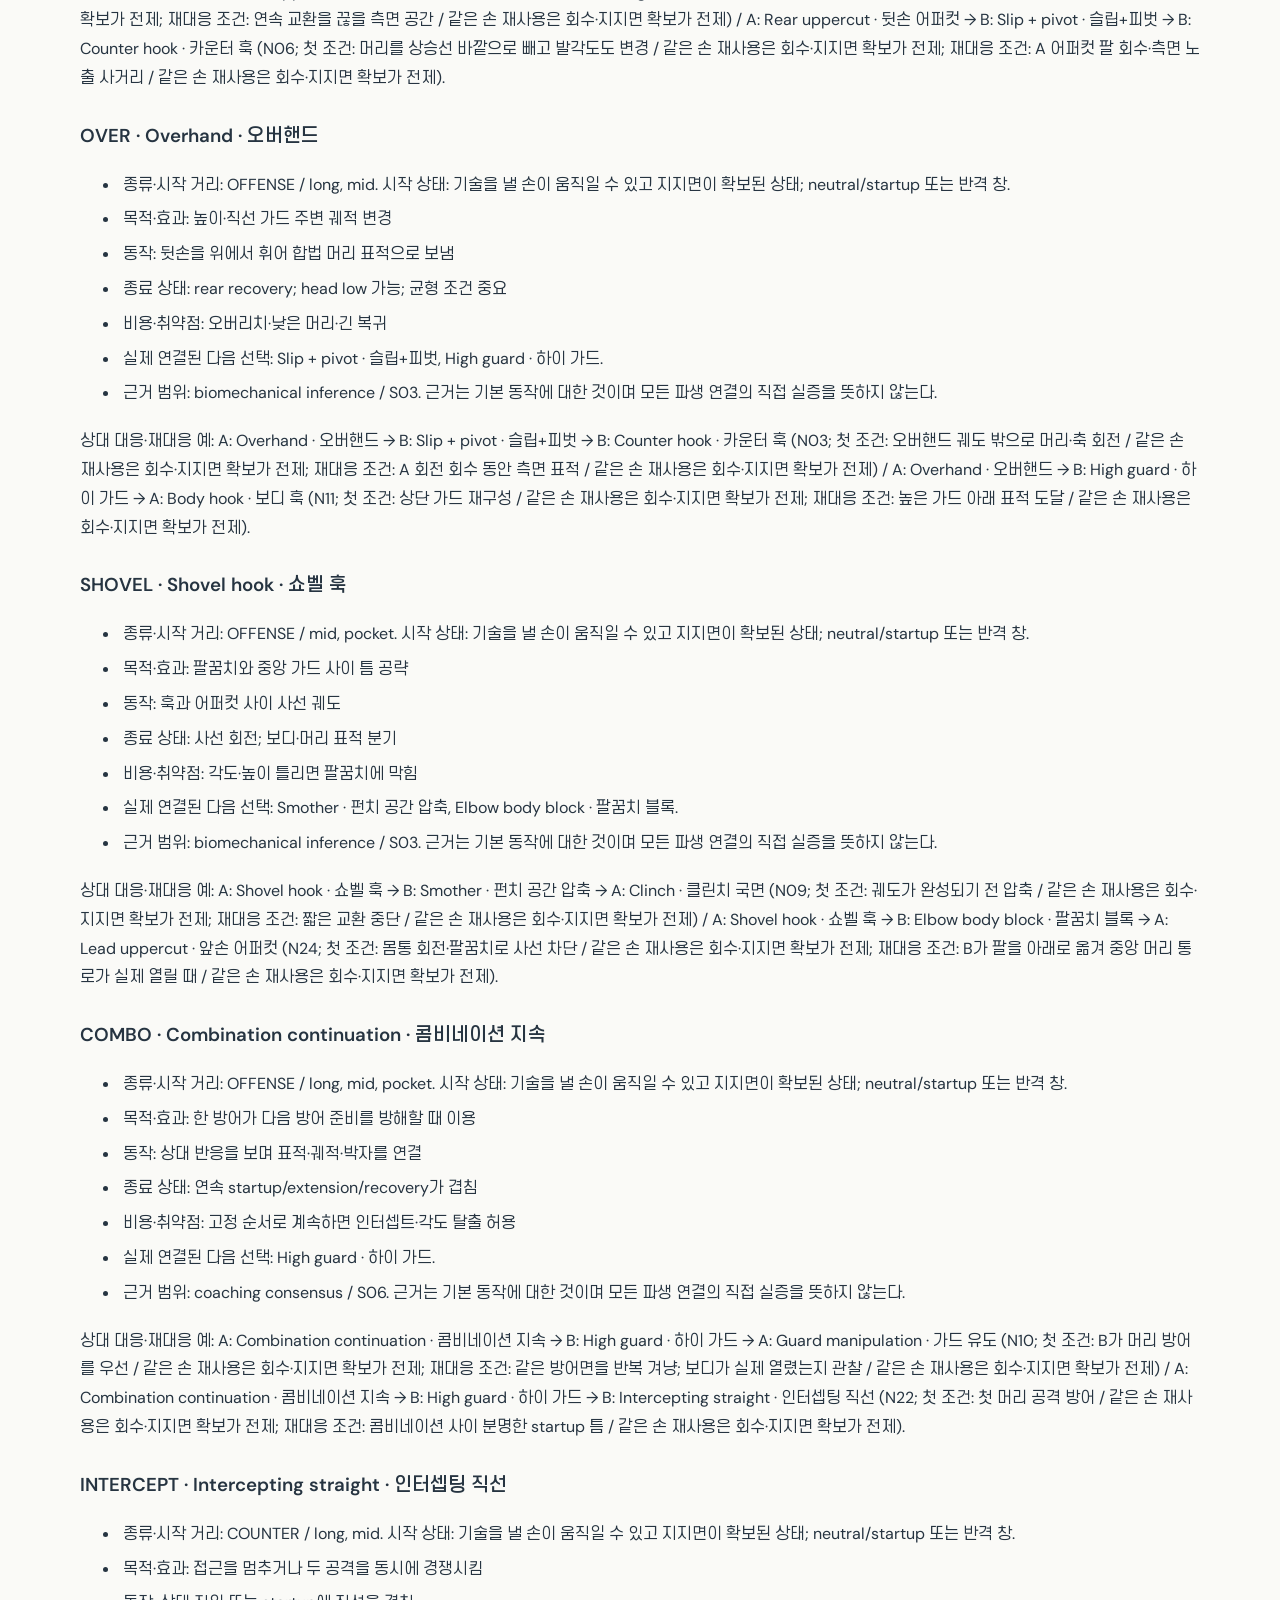
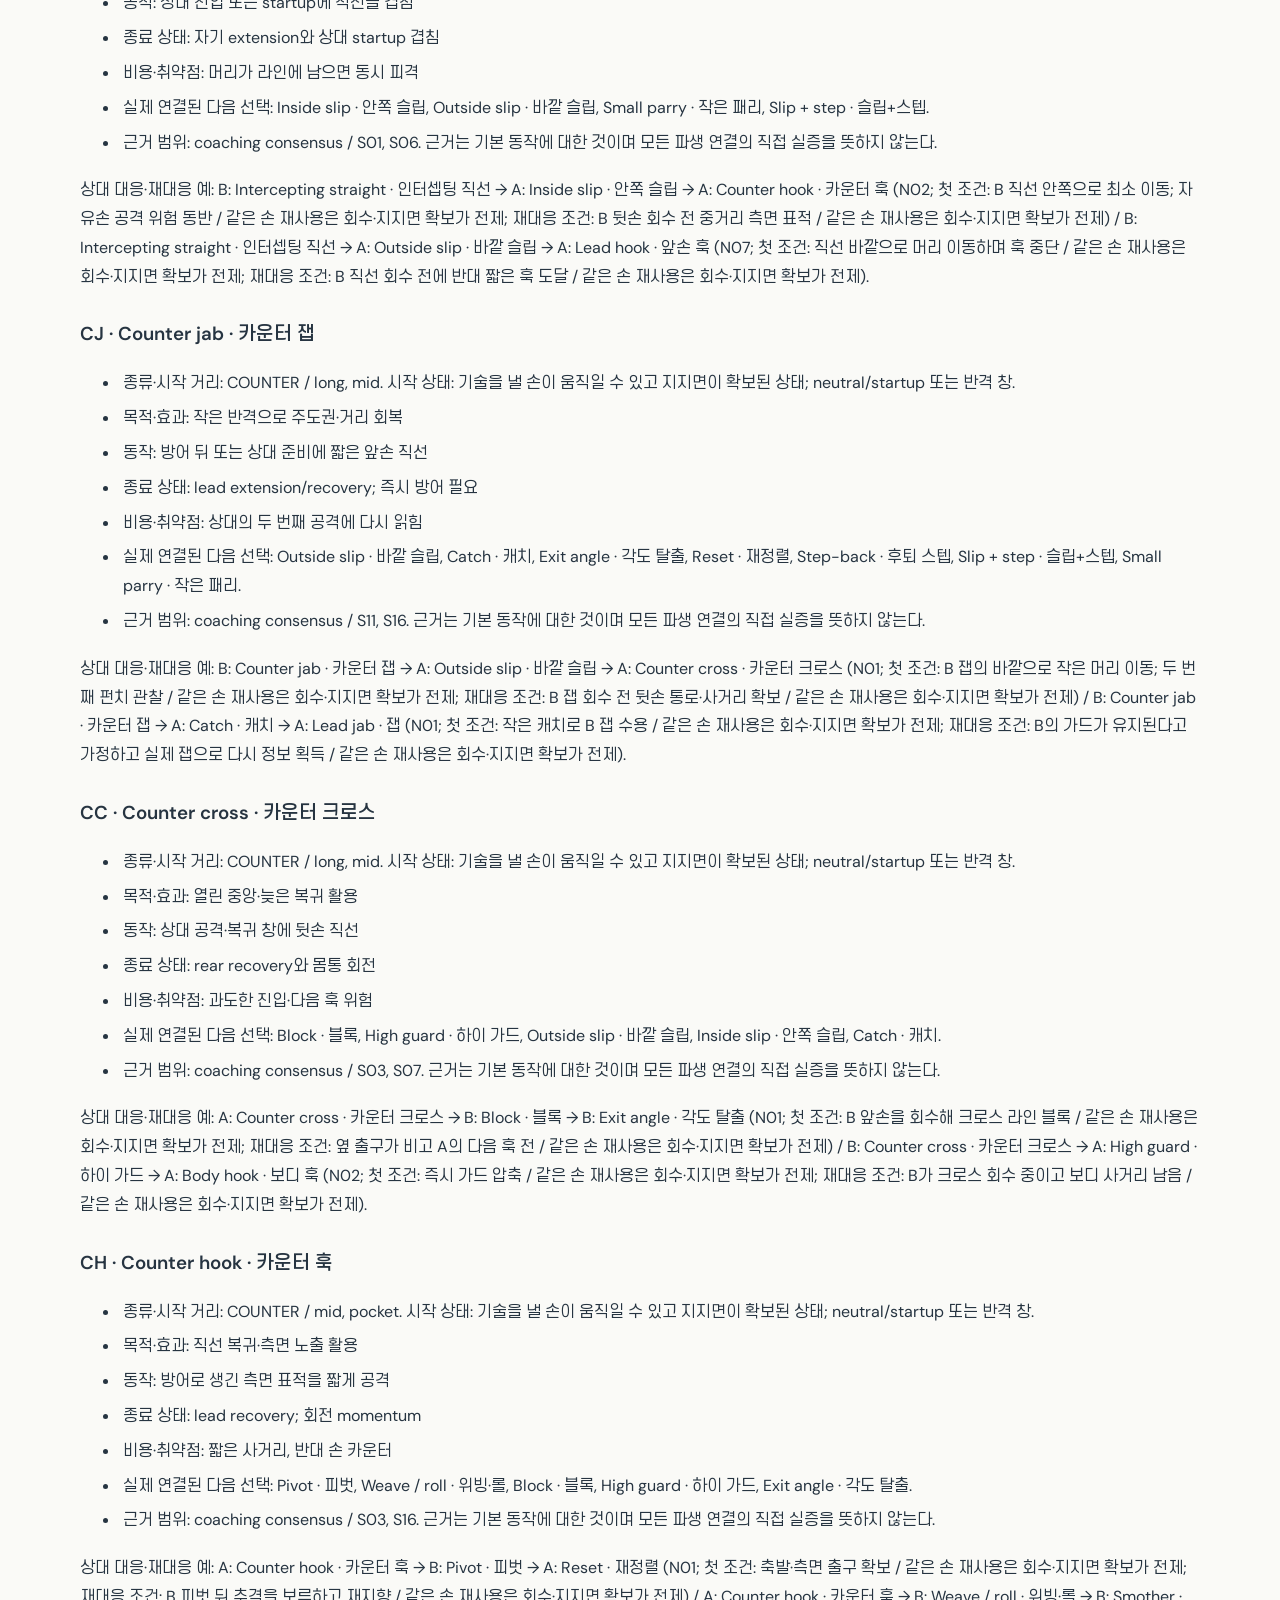
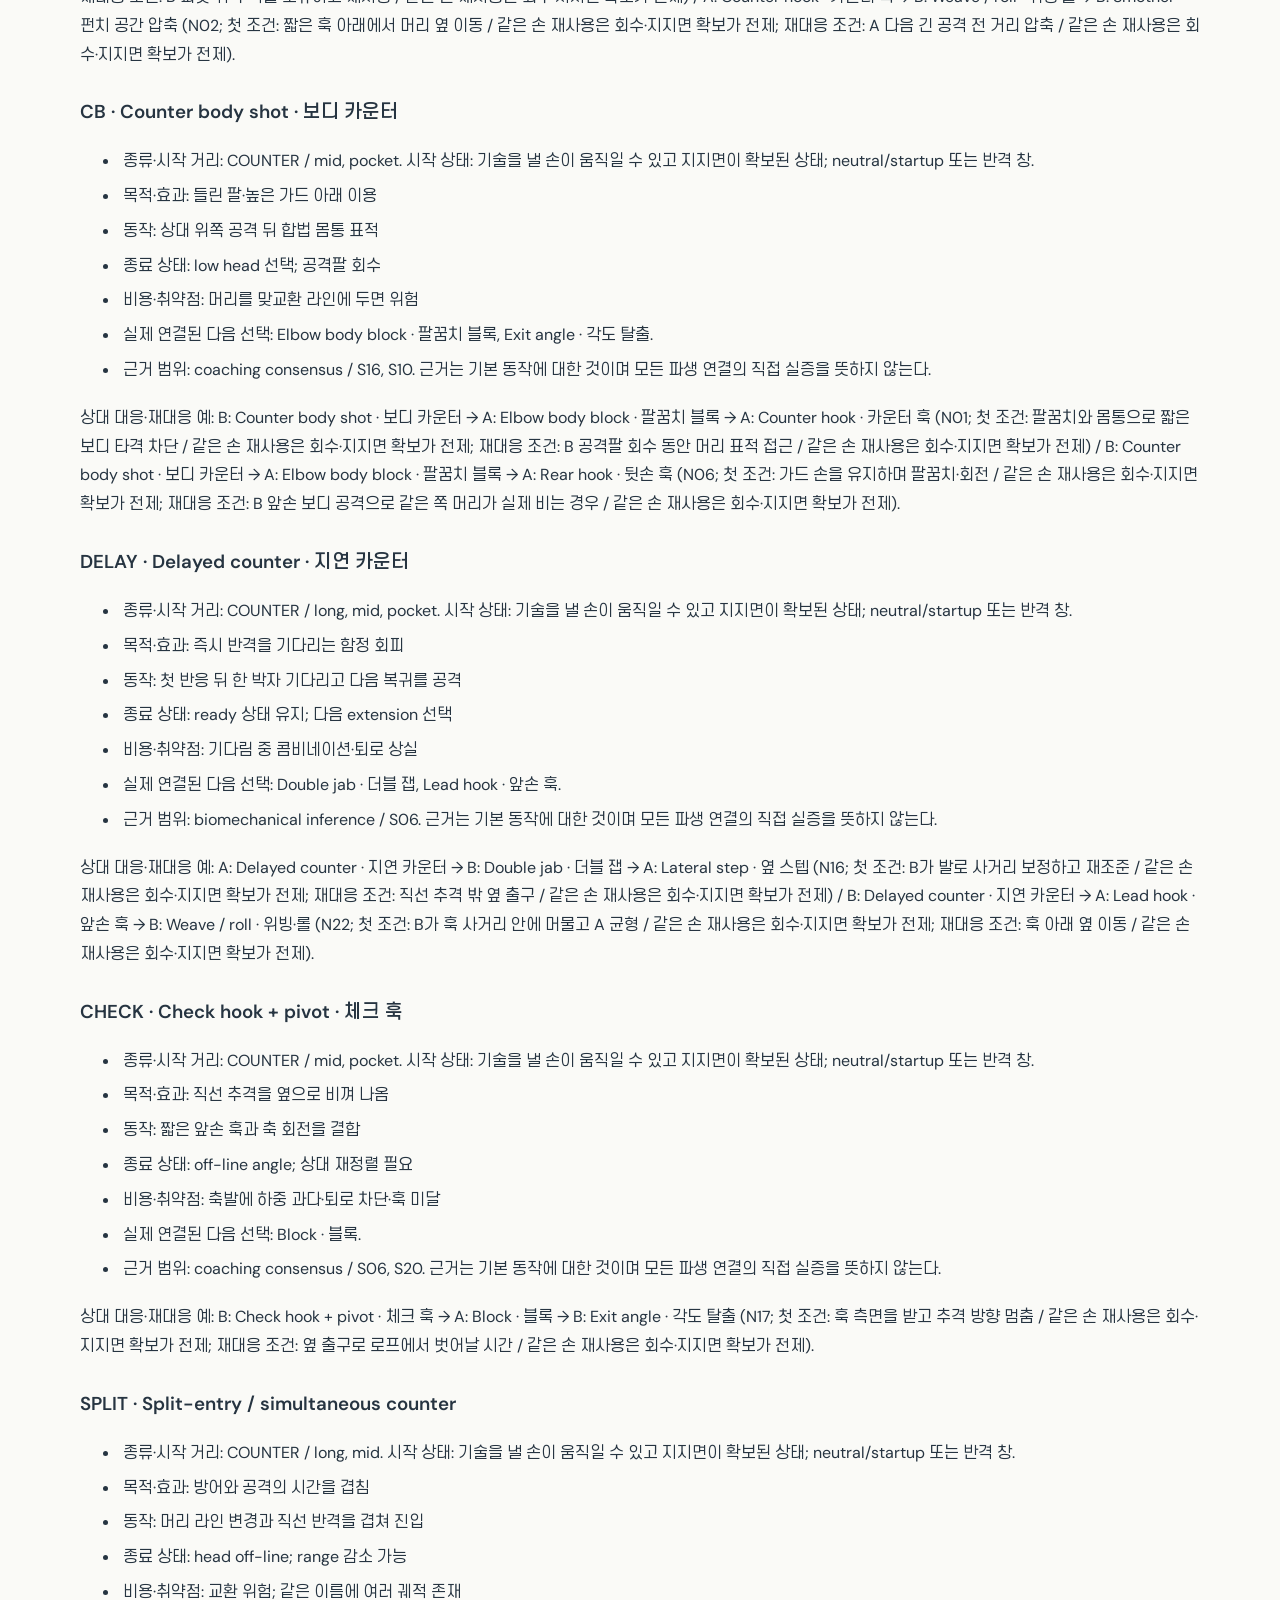
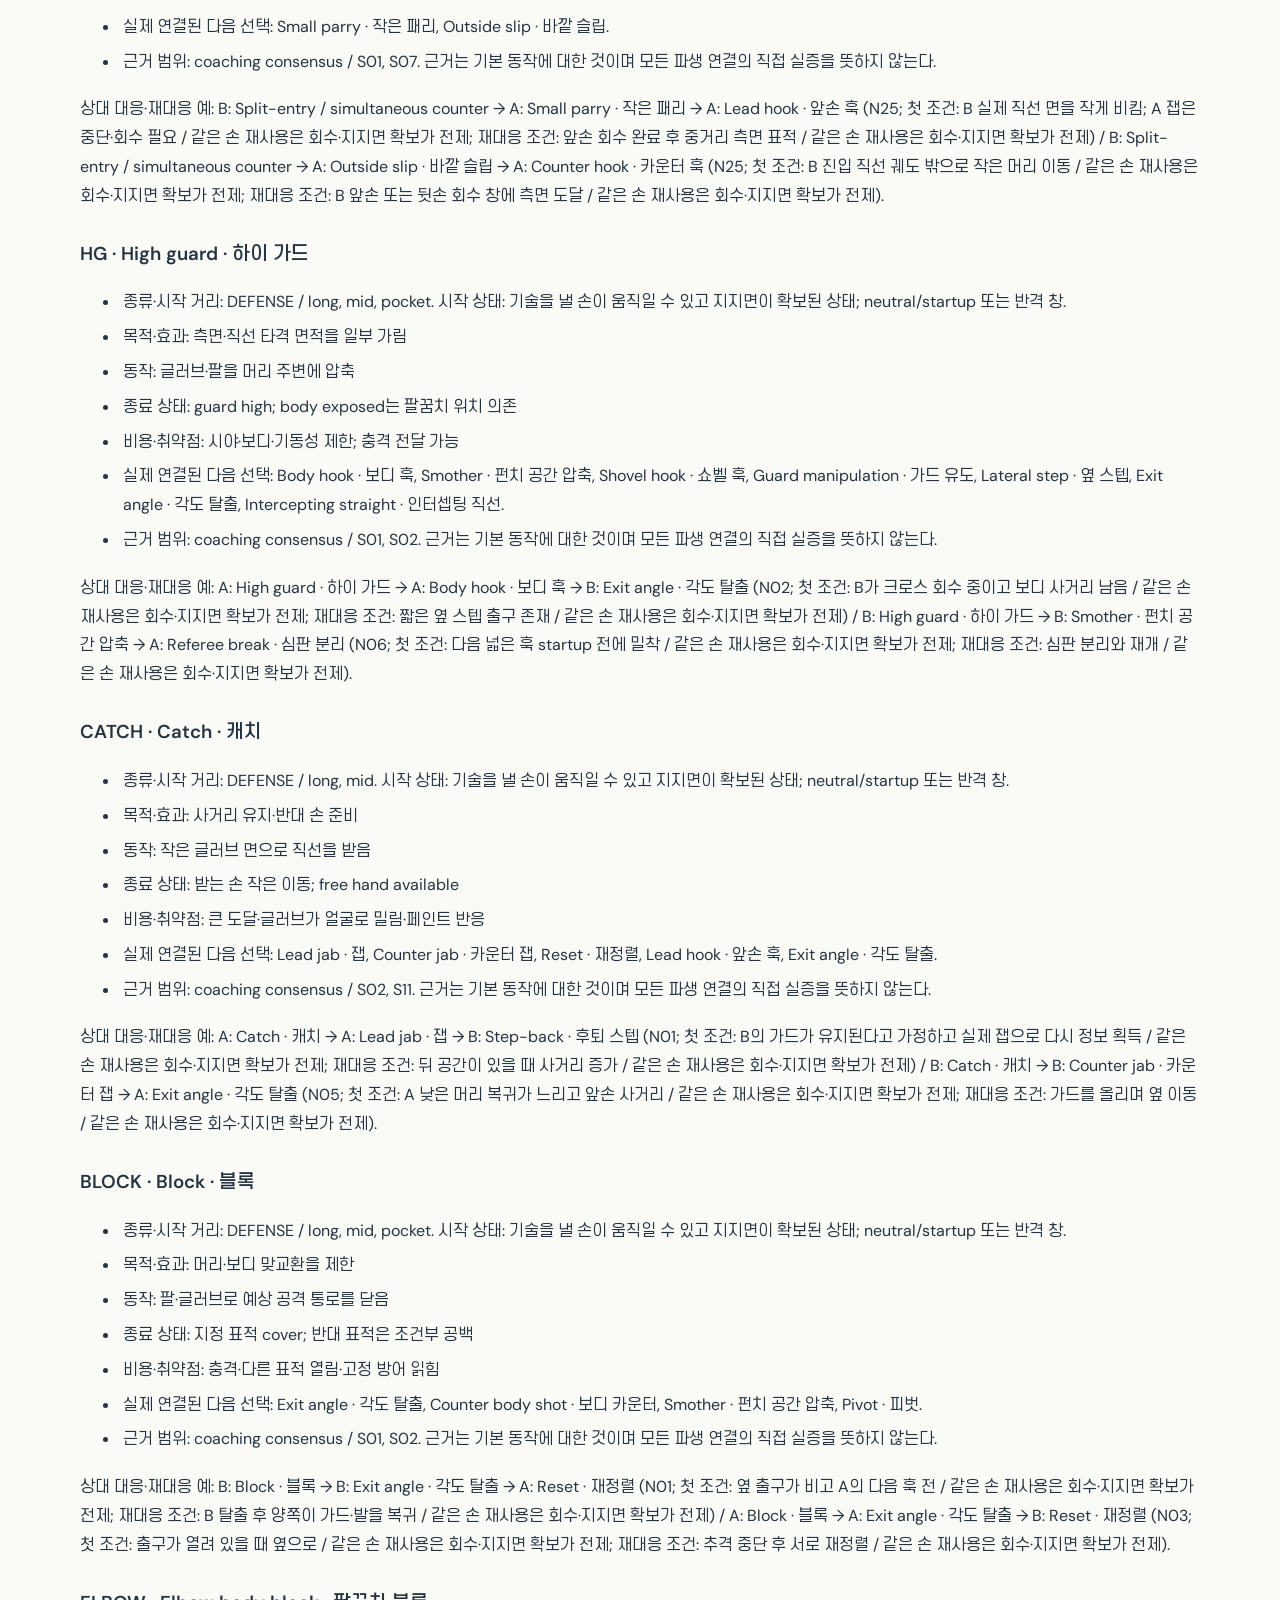
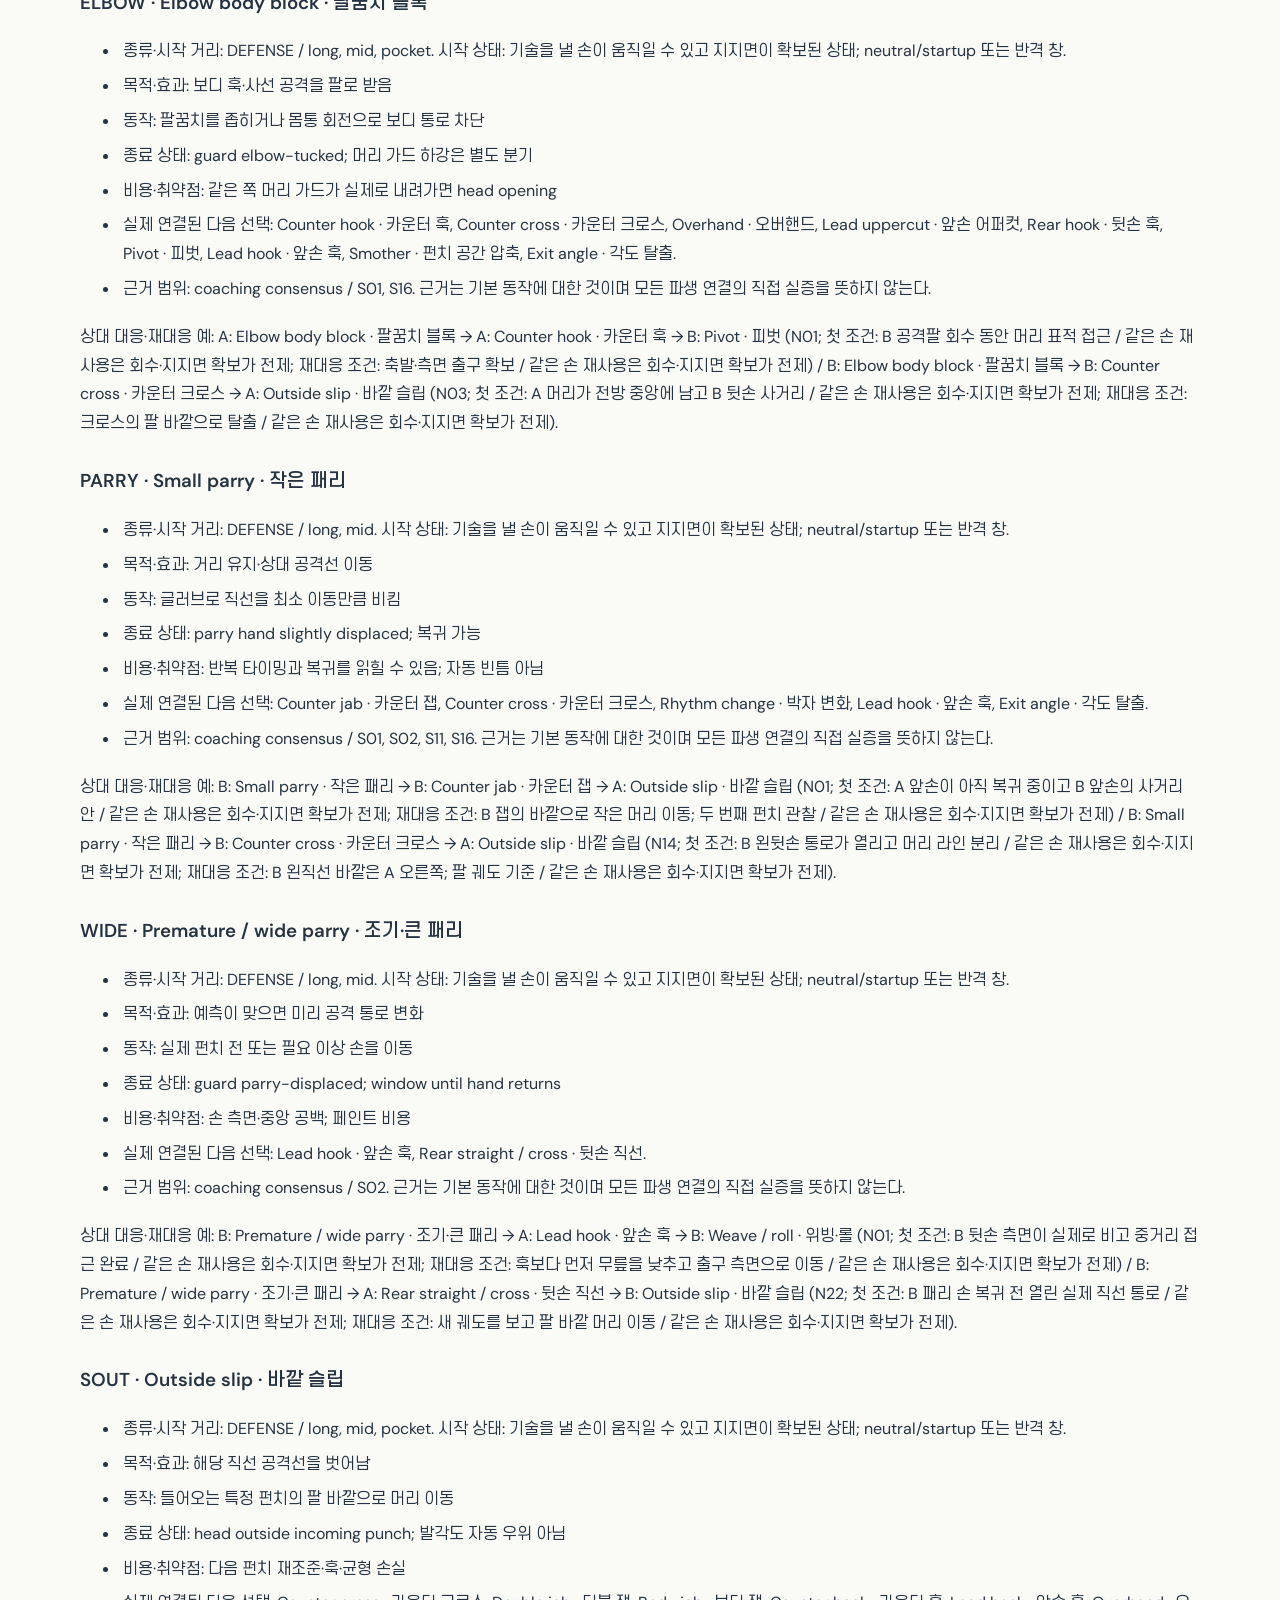
<file: research-report.html>
<!doctype html><html lang="ko"><meta charset="utf-8"><meta name="viewport" content="width=device-width,initial-scale=1"><title>복싱 연구와 검증</title><style>body{font:16px/1.8 system-ui,"Malgun Gothic",sans-serif;max-width:1120px;margin:auto;padding:32px;color:#263441;background:#fafaf7}h1,h2,h3{line-height:1.4}h2{margin-top:56px;border-bottom:1px solid #ccd3d8;padding-bottom:12px}h3{margin-top:30px;font-weight:600}table{width:100%;border-collapse:collapse;font-size:14px}td,th{padding:10px;border-bottom:1px solid #ccd3d8;text-align:left;vertical-align:top;overflow-wrap:anywhere}a{color:#246b94}.tablewrap{overflow:auto}li{padding:3px}@media(max-width:600px){body{padding:18px}table{min-width:650px}}@media(prefers-color-scheme:dark){body{background:#131820;color:#e9edf2}td,th,h2{border-color:#455366}a{color:#72bdeb}}</style><link rel="stylesheet" href="typography.css?v=20261020"><style>.site-navigation{display:flex;gap:12px;flex-wrap:wrap;align-items:center;max-width:1440px;margin:0 auto;padding:18px 24px;border-bottom:1px solid #718777}.site-navigation a{display:inline-block;padding:10px 15px;border:1px solid currentColor;border-radius:8px;text-decoration:none;font:14px/1.5 system-ui,"Malgun Gothic",sans-serif}.site-navigation a:first-child{font-weight:650}@media(max-width:600px){.site-navigation{padding:14px 0}.site-navigation a{padding:9px 11px}}</style><link rel="icon" type="image/svg+xml" href="data:image/svg+xml,%3Csvg%20xmlns%3D%22http%3A%2F%2Fwww.w3.org%2F2000%2Fsvg%22%20viewBox%3D%220%200%2032%2032%22%3E%3Crect%20width%3D%2232%22%20height%3D%2232%22%20rx%3D%226%22%20fill%3D%22%2325382e%22%2F%3E%3Ctext%20x%3D%2216%22%20y%3D%2224%22%20text-anchor%3D%22middle%22%20fill%3D%22%23fffefa%22%20font-family%3D%22sans-serif%22%20font-size%3D%2225%22%20font-weight%3D%22700%22%3EB%3C%2Ftext%3E%3C%2Fsvg%3E"><nav class="site-navigation" aria-label="boxing 페이지 이동"><a href="boxing-decision-network.html">원래 페이지로 돌아가기</a><a href="audit-report.html">재검증 · 추가 내역</a><a href="research-report.html">연구 보고서</a><a href="boxing-state-network.html">기존 상태 지도</a></nav><a href="boxing-decision-network.html">← 네트워크로 돌아가기</a><p><strong>2026-10-02 개정:</strong> <a href="boxing-decision-network.html">내 행동 → 상대 대응 → 내 재대응 지도</a> · <a href="boxing-state-network.html">기존 상태 지도</a>. 아래 연구·검증 수치는 기존 모델에 관한 기록입니다. 추가 조건부 분기는 개정 지도에서 별도로 표시합니다.</p><section><p><strong>2026-10-07 재검증:</strong> <a href="audit-report.html">누락·조건 설명·추가 41개 경로 확인</a>. 기존 연구 수치는 아래에 그대로 보존했습니다.</p></section><h1>BOXING DECISION / COUNTER NETWORK</h1><p>연구·조건부 상태 전이 모델 · 2026-10-01</p><p>60개 행동 템플릿 / 401개 상태 노드 / 514개 연결 / 27개 전술 국면 / 48개 작성 경로 / 9개 전략 순환.</p><p><a href="boxing-decision-network.html">탐색 가능한 전체 지도</a> · <a href="boxing-network.json">상태·행동·연결 원데이터</a> · <a href="validation.json">검증 기록</a></p><h2>A. 연구 요약</h2><p>복싱의 수싸움은 한 기술에 정답 방어를 붙이는 문제가 아니라, 서로의 공격선을 바꾸면서 다음 공격이 가능한 시간과 공간을 경쟁하는 과정이다. 한 번의 회피가 성공해도 상대의 자유손, 새 조준점, 다가오는 발과 링의 경계는 남는다. 따라서 본 모델은 “펀치가 빗나갔는가”와 “다음 교환에서도 안전한가”를 구분한다.</p><p>세 가지 자원이 연결된다. 첫째는 <strong>시간</strong>이다. 상대의 startup을 선점하거나 extension·recovery 동안 반격할 수 있지만, 즉시 반격을 예상하는 상대에게 재카운터를 허용할 수도 있다. 둘째는 <strong>공간</strong>이다. 머리만 옮기는 슬립, 발로 들어가는 슬립, 피벗을 겹치는 슬립은 같은 펀치를 피하더라도 다른 후속 상태를 만든다. 셋째는 <strong>정보</strong>다. 탐색과 실제 공격으로 반응을 확인한 뒤 페인트로 그 반응을 먼저 끌어내며, 상대는 보류·작은 반응·실제 인터셉트로 적응한다. 이 때문에 전략 순환에는 여러 교환에 걸친 학습이 포함된다.</p><p>기초 분류는 연맹 코칭 자료를 교차 확인했다. <a href="https://www.iba.sport/documents/iba-coach-manual/">IBA 교본</a>, <a href="https://www.englandboxing.org/wp-content/uploads/2022/03/EB_Boxing-Coaching-Handbook-Part-1_v8-002.pdf">England Boxing</a>, <a href="https://www.fqbo.qc.ca/modules/publications/Club%20Coach%20manual%20-%202016%2C%20June%2015.pdf">Boxing Canada/Québec</a>.</p><p>생체역학 연구는 타격에서 분절 협응과 펀치 종류별 운동 차이를 확인하지만, 특정 반격의 실전 승률을 제공하지 않는다. <a href="https://www.frontiersin.org/journals/sports-and-active-living/articles/10.3389/fspor.2020.598861/full">Dinu &amp; Louis</a>. 숙련자의 예측 우위와 페인트의 타이밍 효과도 실제 글러브 이동을 확정하는 법칙으로 사용할 수 없다. <a href="https://pubmed.ncbi.nlm.nih.gov/36389534/">예측 메타분석</a>, <a href="https://pubmed.ncbi.nlm.nih.gov/37075655/">복싱 특화 페인트 과제</a>.</p><h2>B. 모델과 데이터 규칙</h2><p><strong>행동 템플릿</strong>은 기술명을 한 번 정의한다. <strong>상태 노드</strong>는 실제로 그 행동을 선택한 국면의 A/B 공동 상태를 기록한다. 같은 잽이라도 거리·상대 반응·링 위치가 다르면 상태 노드가 다르다. <strong>연결</strong>은 특정 선수가 행동을 실행할 수 있는 조건과 새 상태를 정의한다. 그림의 노드 제목은 그 상태를 만든 직전 행동이다. 전술적으로 동시인 행동은 화면에서 순서를 나눠 설명해도 실제로는 시간이 겹친다. 양 선수가 번갈아 한 수씩 두어야 하는 규칙을 부과하지 않는다.</p><p>상태: distance, stance, foot_position, angle, ring_position, 선수별 head/weight/guard/phase/arm/rotation/balance/free_hand/bearing, 퇴로, 관찰 정보. 체중과 회전은 정밀 측정이 없으므로 변형 의존·출구 의존으로 남긴다.</p><p>연결: from/to, actor/action, 관계, 거리·타이밍·스탠스·발·링·신체조건, 거리·각도 변화, 위험, 후속 기회, 근거 ID와 신뢰도. startup → extension → impact attempt → recovery의 시간 창을 기록하며, 명중이나 방어 성공은 자동 확정하지 않는다.</p><p><strong>준비 연결</strong>은 다른 국면으로 이동하기 전에 가드·발·거리·시선을 회복하는 조건이다. 즉시 가능한 카운터와 구별해 점선으로 표시한다. 출발 상태로 돌아가는 루프도 상대가 계속 치면 실행할 수 없다.</p><p>관계 강도와 성공 확률은 다르다. 본 그래프에 임의의 성공률은 없다. 모든 전술 연결은 상황 의존적이다. strong evidence는 실험이 직접 검증한 좁은 주장에만 사용할 수 있으므로 전체 전술 엣지에는 붙이지 않았다. coaching consensus는 복수 코칭 자료가 기본 동작 관계를 뒷받침한다는 뜻이고, biomechanical inference는 조건을 조합한 전술 추론이다. tentative는 별도 확인이 필요한 가설로, 확정 연결로 채택하지 않았다.</p><h2>C–D. 지도 계층</h2><p>MASTER는 실제 상태 그래프의 OFFENSE / DEFENSE / COUNTER / MANIPULATION / POSITION 간 연결을 집계한다. 선의 개수는 모델에 작성한 연결 수이며 경기 빈도나 효과 크기가 아니다. 한 범주를 선택하면 관련 국면으로 들어간다. 세부지도는 아래 10개 주제에서 공유 국면을 재사용하며, 선택한 국면의 전체 분기와 원형 루프를 그린다. DEEP DIVE는 48개 경로의 각 선택에서 조건·이득·비용·양 선수 상태를 펼친다. 노드나 화살표를 선택하면 근거를 열고 가능한 다음 선택지를 따라갈 수 있다.</p><p>공격은 적갈색, 방어는 청색, 카운터는 보라색, 조작은 황갈색, 위치는 녹색으로 구분한다. 모든 노드에 범주 문자와 A/B를 함께 표시한다. 실선은 기본 동작의 코칭 근거, 점선은 전술 추론·준비 연결이다. 실선도 필연적 성공을 뜻하지 않는다. 강한 카운터로 오해할 수 있는 이중선은 사용하지 않았다.</p><div class="tablewrap"><table><tr><th>세부 네트워크</th><th>핵심 국면</th></tr><tr><td>Jab</td><td>N01, N02, N03, N12, N14, N15, N21, N25</td></tr><tr><td>Straight/Cross</td><td>N04, N05, N07, N11, N13, N15, N19, N22, N25</td></tr><tr><td>Hook</td><td>N06, N07, N09, N20</td></tr><tr><td>Uppercut</td><td>N06, N08, N23, N24</td></tr><tr><td>Body attack</td><td>N03, N09, N10, N11, N18, N24, N26</td></tr><tr><td>Slip/Head movement</td><td>N02, N04, N05, N06, N08, N12, N15, N17, N20, N26</td></tr><tr><td>Parry/Block</td><td>N01, N09, N10, N11, N14, N18, N23, N24</td></tr><tr><td>Footwork/Angle</td><td>N12–N18, N21, N23, N26, N27</td></tr><tr><td>Feint</td><td>N01, N03, N10, N16, N19–N22</td></tr><tr><td>Counter-counter</td><td>N01, N02, N04, N05, N07, N08, N13, N16, N17, N19, N22, N25</td></tr></table></div><h2>E. 주요 COUNTER LOOP</h2><p>다음은 확정적 연속 콤비네이션이 아니라 반응 정책이 적응하는 순환이다. 각각의 근접 실행 경로는 지정한 국면 지도에 있다.</p><h3>L01 · 패리–페인트–가드 유지–실제 잽</h3><p>실제 잽으로 패리 경향 관찰 → 잽 페인트 → 조기 큰 패리 → 복귀 전 측면/직선 공백 공격 → B가 페인트를 읽고 패리 보류 → 실제 잽의 기회가 다시 증가 → 작은 패리·카운터 잽으로 복귀 → 다시 관찰.</p><p>여러 교환에서 반응을 학습하는 정책 순환. 즉시 연속 펀치로 해석하지 않는다. 관련 국면: N01, N19.</p><h3>L02 · 슬립–재조준–스텝–각도 재설정</h3><p>잽 → 제자리 바깥 슬립 → 회수 후 두 번째 잽 재조준 → 슬립+스텝 또는 피벗 → 각도 반격 → 가드/옆 탈출 → 재지향 후 잽 라인을 다시 설정 → 다시 관찰.</p><p>두 번째 잽이 이동 머리 좌표에 닿아야 한다. 발 우위와 머리 회피는 별개. 관련 국면: N02, N12.</p><h3>L03 · 풀 카운터–추격 잽–발 후퇴</h3><p>잽 끝거리 → 작은 풀 → 풀 카운터 크로스 → 공격자가 슬립·훅 또는 다음 교환 더블 잽 → B 발 후퇴로 몸통까지 사거리 변화 → A 보디 위협·거리 재탐색 → 다시 관찰.</p><p>풀 후 반격 거리 유지와 뒤 공간이 필요. 반복 큰 스웨이로 해결되지 않는다. 관련 국면: N05, N26.</p><h3>L04 · 훅–롤–상승선–옆각도</h3><p>머리 훅 → 롤 → 중앙 통과 예상 어퍼컷 → B가 옆 이동·피벗으로 상승선 회피 → B 짧은 훅 → A 블록 → 각도 탈출·재정렬 → 다른 훅 라인 → 다시 관찰.</p><p>어퍼컷은 롤의 모든 구간을 맞히지 않는다. head path와 impact 창이 겹쳐야 한다. 관련 국면: N06, N08.</p><h3>L05 · 머리–보디–팔꿈치–머리 가드</h3><p>머리 압박 → 하이 가드 → 팔꿈치 벌어질 때 보디 훅 → B 팔꿈치 블록 → 머리 손까지 내려가면 머리 훅 / 유지하면 카운터 → 롤·스머더·출구로 다시 표적 재설정 → 다시 관찰.</p><p>보디 방어와 머리 가드 하강을 분리한다. 둘 다 잘 가리면 각도·박자·거리로 다시 준비. 관련 국면: N03, N09, N10.</p><h3>L06 · 카운터 유도–재카운터–카운터 보류</h3><p>잽 페인트 → B 반격 유도 → A 슬립 → 카운터 크로스 → B 재슬립 → 훅 재카운터 → A 롤·탈출 → 다음 교환 B가 반격 보류 → A 실제 잽 → 다시 관찰.</p><p>페인트에 반격하지 않는 B를 별도 분기로 둔다. 유도자는 자기 방어도 준비해야 한다. 관련 국면: N19, N25.</p><h3>L07 · 바깥발–뒷손–재피벗–안쪽 기회</h3><p>OS 앞손 싸움 → 바깥앞발 → 뒷손 라인 형성 → B 재피벗·앞손 훅 → A 블록·각도 탈출 → 안쪽 앞발도 손·머리 offset으로 경쟁 → 다시 앞손 싸움 → 다시 관찰.</p><p>바깥발만으로 우위 확정하지 않는다. 몸통 방향·가드·머리·상대 재정렬 확인. 관련 국면: N13, N14.</p><h3>L08 · 압박–체크 훅–링 커팅–역압박</h3><p>A 균형 있는 압박 → B 짧은 체크 훅+피벗 → A 출구 선점 또는 블록 재지향 → B 역압박·스머더로 추격 박자 중단 → 중앙 탈출 또는 심판 분리 → 새로운 압박 → 다시 관찰.</p><p>로프·코너에서는 큰 뒤 스텝이 제한된다. 축발과 옆 출구가 막히면 체크 훅 탈출 실패 가능. 관련 국면: N17, N18, N21.</p><h3>L09 · 일정 박자–지연–조기 방어–지연 반격</h3><p>탐색 잽 → 일정 패리 → A 박자 지연 → B 조기 패리 → A 열린 창에 크로스 → B 슬립 후 즉시 반격 보류 → A 후속 훅 → B 롤·짧은 카운터 → 가드와 각도 재설정 → 새 박자 → 다시 관찰.</p><p>리듬 변화는 교환 간격, 템포 변화는 일정 구간의 빈도·속도다. 대기 중 선제 공격 위험도 포함. 관련 국면: N22.</p><h2>F. 기술별 장점·비용·후속 선택</h2><p>이 절은 행동 템플릿의 요약이며, 실제 재대응은 국면별 타이밍 조건을 우선한다. 모든 순서는 가능한 선택이다. 후속 목록의 RESET은 안전한 준비 시간이 확보된 뒤만 허용된다.</p><h3>JAB · Lead jab · 잽</h3><ul><li>종류·시작 거리: OFFENSE / long, mid. 시작 상태: 기술을 낼 손이 움직일 수 있고 지지면이 확보된 상태; neutral/startup 또는 반격 창.</li><li>목적·효과: 사거리·반응을 확인하고 시야를 가림</li><li>동작: 앞손을 짧게 직선으로 보내고 복귀</li><li>종료 상태: 앞손 extension/recovery; 머리는 설계에 따라 center 또는 off-line</li><li>비용·취약점: 앞손 복귀 동안 같은 쪽 가드가 비며 단조로운 타이밍을 읽힐 수 있음</li><li>실제 연결된 다음 선택: Small parry · 작은 패리, Step-back · 후퇴 스텝, Outside slip · 바깥 슬립, Pull · 작은 풀, Slip + step · 슬립+스텝, Catch · 캐치, Lateral step · 옆 스텝, Split-entry / simultaneous counter, Sway · 큰 상체 후퇴.</li><li>근거 범위: coaching consensus / S01, S02. 근거는 기본 동작에 대한 것이며 모든 파생 연결의 직접 실증을 뜻하지 않는다.</li></ul><p>상대 대응·재대응 예: A: Lead jab · 잽 → B: Small parry · 작은 패리 → B: Counter jab · 카운터 잽 (N01; 첫 조건: OO에서 뒷손 작은 패리; 머리 가드 전체가 열렸다고 가정하지 않음 / 같은 손 재사용은 회수·지지면 확보가 전제; 재대응 조건: A 앞손이 아직 복귀 중이고 B 앞손의 사거리 안 / 같은 손 재사용은 회수·지지면 확보가 전제) / A: Lead jab · 잽 → B: Step-back · 후퇴 스텝 → A: Probe · 탐색 잽 (N01; 첫 조건: 뒤 공간이 있을 때 사거리 증가 / 같은 손 재사용은 회수·지지면 확보가 전제; 재대응 조건: 사거리 밖에서 재탐색; 타격 성공 주장 없음 / 같은 손 재사용은 회수·지지면 확보가 전제).</p><h3>DOUBLE · Double jab · 더블 잽</h3><ul><li>종류·시작 거리: OFFENSE / long, mid. 시작 상태: 기술을 낼 손이 움직일 수 있고 지지면이 확보된 상태; neutral/startup 또는 반격 창.</li><li>목적·효과: 한 번의 방어 후 재조준·진입 가능</li><li>동작: 첫 잽을 복귀시켜 두 번째 잽의 표적·박자를 조절</li><li>종료 상태: 앞손 반복 extension; 발의 추격 여부가 거리 결정</li><li>비용·취약점: 두 잽 사이 인터셉트, 연속 전진의 균형 손실</li><li>실제 연결된 다음 선택: Slip + step · 슬립+스텝, Intercepting straight · 인터셉팅 직선, Step-back · 후퇴 스텝, Block · 블록, Lateral step · 옆 스텝, Check hook + pivot · 체크 훅.</li><li>근거 범위: coaching consensus / S01, S06. 근거는 기본 동작에 대한 것이며 모든 파생 연결의 직접 실증을 뜻하지 않는다.</li></ul><p>상대 대응·재대응 예: A: Double jab · 더블 잽 → B: Slip + step · 슬립+스텝 → B: Counter cross · 카운터 크로스 (N02; 첫 조건: 두 번째 궤도를 읽고 발도 옮겨 바깥으로 / 같은 손 재사용은 회수·지지면 확보가 전제; 재대응 조건: 새 각도의 뒷손 통로가 B 사거리 안 / 같은 손 재사용은 회수·지지면 확보가 전제) / A: Double jab · 더블 잽 → B: Intercepting straight · 인터셉팅 직선 → A: Inside slip · 안쪽 슬립 (N02; 첫 조건: 두 잽 사이 간격이 열리고 B 직선 도달 / 같은 손 재사용은 회수·지지면 확보가 전제; 재대응 조건: B 직선 안쪽으로 최소 이동; 자유손 공격 위험 동반 / 같은 손 재사용은 회수·지지면 확보가 전제).</p><h3>BJAB · Body jab · 보디 잽</h3><ul><li>종류·시작 거리: OFFENSE / long, mid. 시작 상태: 기술을 낼 손이 움직일 수 있고 지지면이 확보된 상태; neutral/startup 또는 반격 창.</li><li>목적·효과: 머리 가드 아래 공격·높이 선택 강요</li><li>동작: 무릎으로 높이를 낮추고 앞손으로 합법 보디 표적</li><li>종료 상태: low head; 앞손 회수; 보디 표적 라인</li><li>비용·취약점: 머리가 전방 low에 머물면 위쪽 카운터에 접근</li><li>실제 연결된 다음 선택: Elbow body block · 팔꿈치 블록, Step-back · 후퇴 스텝, Catch · 캐치.</li><li>근거 범위: coaching consensus / S01, S10. 근거는 기본 동작에 대한 것이며 모든 파생 연결의 직접 실증을 뜻하지 않는다.</li></ul><p>상대 대응·재대응 예: A: Body jab · 보디 잽 → B: Elbow body block · 팔꿈치 블록 → B: Counter cross · 카운터 크로스 (N03; 첫 조건: 팔꿈치는 내려도 글러브 머리 가드는 유지 가능한 분기 / 같은 손 재사용은 회수·지지면 확보가 전제; 재대응 조건: A 머리가 전방 중앙에 남고 B 뒷손 사거리 / 같은 손 재사용은 회수·지지면 확보가 전제) / A: Body jab · 보디 잽 → B: Step-back · 후퇴 스텝 → A: Reset · 재정렬 (N03; 첫 조건: 후퇴 공간 존재 / 같은 손 재사용은 회수·지지면 확보가 전제; 재대응 조건: 보디 추격을 보류하고 높이·발 복귀 / 같은 손 재사용은 회수·지지면 확보가 전제).</p><h3>CROSS · Rear straight / cross · 뒷손 직선</h3><ul><li>종류·시작 거리: OFFENSE / long, mid. 시작 상태: 기술을 낼 손이 움직일 수 있고 지지면이 확보된 상태; neutral/startup 또는 반격 창.</li><li>목적·효과: 상대 복귀·열린 직선 통로 이용</li><li>동작: 몸통·팔을 협응해 뒷손 직선 후 회수</li><li>종료 상태: 몸통 회전; rear arm recovery; 하중은 변형 의존</li><li>비용·취약점: 뒷손 가드 이탈과 회전 회수 구간</li><li>실제 연결된 다음 선택: Outside slip · 바깥 슬립, Inside slip · 안쪽 슬립, Shoulder shell · 숄더 셸, Pivot · 피벗, High guard · 하이 가드.</li><li>근거 범위: coaching consensus / S03. 근거는 기본 동작에 대한 것이며 모든 파생 연결의 직접 실증을 뜻하지 않는다.</li></ul><p>상대 대응·재대응 예: A: Rear straight / cross · 뒷손 직선 → B: Outside slip · 바깥 슬립 → B: Counter hook · 카운터 훅 (N04; 첫 조건: A 크로스 팔 바깥: OO에서 B 왼쪽 / 같은 손 재사용은 회수·지지면 확보가 전제; 재대응 조건: B가 짧은 앞손 훅 사거리·지지면 확보 / 같은 손 재사용은 회수·지지면 확보가 전제) / A: Rear straight / cross · 뒷손 직선 → B: Inside slip · 안쪽 슬립 → A: Lead hook · 앞손 훅 (N04; 첫 조건: A 크로스 안쪽: OO에서 B 오른쪽; A 자유 앞손에 접근 / 같은 손 재사용은 회수·지지면 확보가 전제; 재대응 조건: B가 stationary이고 앞손 훅 궤도 안에 남음 / 같은 손 재사용은 회수·지지면 확보가 전제).</p><h3>LH · Lead hook · 앞손 훅</h3><ul><li>종류·시작 거리: OFFENSE / mid, pocket. 시작 상태: 기술을 낼 손이 움직일 수 있고 지지면이 확보된 상태; neutral/startup 또는 반격 창.</li><li>목적·효과: 직선 밖 이동한 표적·측면 가드 공략</li><li>동작: 앞손 곡선으로 옆 표적을 향하고 짧게 회수</li><li>종료 상태: lead arm recovery; 반대 회전 또는 피벗 준비 가능</li><li>비용·취약점: 넓게 돌면 직선 인터셉트와 반대 훅에 노출</li><li>실제 연결된 다음 선택: Weave / roll · 위빙·롤, Block · 블록, Slip + pivot · 슬립+피벗, Step-back · 후퇴 스텝.</li><li>근거 범위: coaching consensus / S03. 근거는 기본 동작에 대한 것이며 모든 파생 연결의 직접 실증을 뜻하지 않는다.</li></ul><p>상대 대응·재대응 예: A: Lead hook · 앞손 훅 → B: Weave / roll · 위빙·롤 → B: Counter body shot · 보디 카운터 (N01; 첫 조건: 훅보다 먼저 무릎을 낮추고 출구 측면으로 이동 / 같은 손 재사용은 회수·지지면 확보가 전제; 재대응 조건: 롤 출구에서 몸통 표적이 닿음 / 같은 손 재사용은 회수·지지면 확보가 전제) / A: Lead hook · 앞손 훅 → B: Weave / roll · 위빙·롤 → B: Rear uppercut · 뒷손 어퍼컷 (N04; 첫 조건: 늦지 않게 높이를 낮추고 옆 출구 선택 / 같은 손 재사용은 회수·지지면 확보가 전제; 재대응 조건: 롤 이후 A가 중앙으로 돌아오고 짧은 상승 사거리 / 같은 손 재사용은 회수·지지면 확보가 전제).</p><h3>RH · Rear hook · 뒷손 훅</h3><ul><li>종류·시작 거리: OFFENSE / mid, pocket. 시작 상태: 기술을 낼 손이 움직일 수 있고 지지면이 확보된 상태; neutral/startup 또는 반격 창.</li><li>목적·효과: 앞손 방어 뒤 측면 공격</li><li>동작: 뒷손을 짧은 곡선으로 회전</li><li>종료 상태: rear arm recovery; 회전 상태 변형 의존</li><li>비용·취약점: 큰 궤적과 뒷손 가드 공백</li><li>실제 연결된 다음 선택: High guard · 하이 가드, Intercepting straight · 인터셉팅 직선.</li><li>근거 범위: coaching consensus / S03. 근거는 기본 동작에 대한 것이며 모든 파생 연결의 직접 실증을 뜻하지 않는다.</li></ul><p>상대 대응·재대응 예: A: Rear hook · 뒷손 훅 → B: High guard · 하이 가드 → B: Smother · 펀치 공간 압축 (N06; 첫 조건: 측면 가드 복구가 가능한 타이밍 / 같은 손 재사용은 회수·지지면 확보가 전제; 재대응 조건: 다음 넓은 훅 startup 전에 밀착 / 같은 손 재사용은 회수·지지면 확보가 전제) / A: Rear hook · 뒷손 훅 → B: Intercepting straight · 인터셉팅 직선 → A: Outside slip · 바깥 슬립 (N07; 첫 조건: B 짧은 직선이 훅보다 먼저 도달하는 타이밍 / 같은 손 재사용은 회수·지지면 확보가 전제; 재대응 조건: 직선 바깥으로 머리 이동하며 훅 중단 / 같은 손 재사용은 회수·지지면 확보가 전제).</p><h3>BH · Body hook · 보디 훅</h3><ul><li>종류·시작 거리: OFFENSE / mid, pocket. 시작 상태: 기술을 낼 손이 움직일 수 있고 지지면이 확보된 상태; neutral/startup 또는 반격 창.</li><li>목적·효과: 높은 가드 아래 공격</li><li>동작: 높이를 바꾸고 짧은 훅으로 갈비·복부의 합법 표적</li><li>종료 상태: low 또는 normal head; 공격팔 아래로 이동</li><li>비용·취약점: 보디로 손을 보내며 머리 측면이 열릴 수 있음</li><li>실제 연결된 다음 선택: Exit angle · 각도 탈출, Elbow body block · 팔꿈치 블록.</li><li>근거 범위: coaching consensus / S03, S16. 근거는 기본 동작에 대한 것이며 모든 파생 연결의 직접 실증을 뜻하지 않는다.</li></ul><p>상대 대응·재대응 예: A: Body hook · 보디 훅 → B: Exit angle · 각도 탈출 → A: Reset · 재정렬 (N02; 첫 조건: 짧은 옆 스텝 출구 존재 / 같은 손 재사용은 회수·지지면 확보가 전제; 재대응 조건: 공격 중단과 재정렬 창 / 같은 손 재사용은 회수·지지면 확보가 전제) / A: Body hook · 보디 훅 → B: Elbow body block · 팔꿈치 블록 → B: Lead uppercut · 앞손 어퍼컷 (N04; 첫 조건: 합법 보디를 팔꿈치로 차단 / 같은 손 재사용은 회수·지지면 확보가 전제; 재대응 조건: A가 low center에 남고 중앙 상승 통로가 열렸을 때 / 같은 손 재사용은 회수·지지면 확보가 전제).</p><h3>LU · Lead uppercut · 앞손 어퍼컷</h3><ul><li>종류·시작 거리: OFFENSE / mid, pocket. 시작 상태: 기술을 낼 손이 움직일 수 있고 지지면이 확보된 상태; neutral/startup 또는 반격 창.</li><li>목적·효과: 열린 중앙·낮은 머리의 접근 경로 공략</li><li>동작: 앞손을 짧은 상승 궤도로 보냄</li><li>종료 상태: lead arm recovery; 상승·회전 운동</li><li>비용·취약점: 먼 거리에서 뜨는 궤적·앞손 가드 이탈</li><li>실제 연결된 다음 선택: Smother · 펀치 공간 압축, Step-back · 후퇴 스텝, Block · 블록, Outside slip · 바깥 슬립.</li><li>근거 범위: coaching consensus / S03. 근거는 기본 동작에 대한 것이며 모든 파생 연결의 직접 실증을 뜻하지 않는다.</li></ul><p>상대 대응·재대응 예: B: Lead uppercut · 앞손 어퍼컷 → A: Smother · 펀치 공간 압축 → B: Clinch · 클린치 국면 (N04; 첫 조건: 어퍼컷 완전 궤도 전에 팔·몸 사이 공간 압축 / 같은 손 재사용은 회수·지지면 확보가 전제; 재대응 조건: 자유손 교환을 중단 / 같은 손 재사용은 회수·지지면 확보가 전제) / A: Lead uppercut · 앞손 어퍼컷 → B: Step-back · 후퇴 스텝 → A: Reset · 재정렬 (N08; 첫 조건: 발 후퇴로 상승 펀치 사거리 이탈 / 같은 손 재사용은 회수·지지면 확보가 전제; 재대응 조건: 무리한 어퍼컷 추격 중단 / 같은 손 재사용은 회수·지지면 확보가 전제).</p><h3>RU · Rear uppercut · 뒷손 어퍼컷</h3><ul><li>종류·시작 거리: OFFENSE / mid, pocket. 시작 상태: 기술을 낼 손이 움직일 수 있고 지지면이 확보된 상태; neutral/startup 또는 반격 창.</li><li>목적·효과: 팔 사이 중앙 표적·낮은 진입 공략</li><li>동작: 뒷손을 상승 곡선으로 보냄</li><li>종료 상태: rear arm recovery; 상승·회전 운동</li><li>비용·취약점: 준비 때 손을 내리면 훅·직선에 노출</li><li>실제 연결된 다음 선택: Block · 블록, Slip + pivot · 슬립+피벗, Duck · 덕, Outside slip · 바깥 슬립, Smother · 펀치 공간 압축.</li><li>근거 범위: coaching consensus / S03. 근거는 기본 동작에 대한 것이며 모든 파생 연결의 직접 실증을 뜻하지 않는다.</li></ul><p>상대 대응·재대응 예: B: Rear uppercut · 뒷손 어퍼컷 → A: Block · 블록 → A: Exit angle · 각도 탈출 (N04; 첫 조건: 가드 중앙을 좁혀 받음 / 같은 손 재사용은 회수·지지면 확보가 전제; 재대응 조건: 연속 교환을 끊을 측면 공간 / 같은 손 재사용은 회수·지지면 확보가 전제) / A: Rear uppercut · 뒷손 어퍼컷 → B: Slip + pivot · 슬립+피벗 → B: Counter hook · 카운터 훅 (N06; 첫 조건: 머리를 상승선 바깥으로 빼고 발각도도 변경 / 같은 손 재사용은 회수·지지면 확보가 전제; 재대응 조건: A 어퍼컷 팔 회수·측면 노출 사거리 / 같은 손 재사용은 회수·지지면 확보가 전제).</p><h3>OVER · Overhand · 오버핸드</h3><ul><li>종류·시작 거리: OFFENSE / long, mid. 시작 상태: 기술을 낼 손이 움직일 수 있고 지지면이 확보된 상태; neutral/startup 또는 반격 창.</li><li>목적·효과: 높이·직선 가드 주변 궤적 변경</li><li>동작: 뒷손을 위에서 휘어 합법 머리 표적으로 보냄</li><li>종료 상태: rear recovery; head low 가능; 균형 조건 중요</li><li>비용·취약점: 오버리치·낮은 머리·긴 복귀</li><li>실제 연결된 다음 선택: Slip + pivot · 슬립+피벗, High guard · 하이 가드.</li><li>근거 범위: biomechanical inference / S03. 근거는 기본 동작에 대한 것이며 모든 파생 연결의 직접 실증을 뜻하지 않는다.</li></ul><p>상대 대응·재대응 예: A: Overhand · 오버핸드 → B: Slip + pivot · 슬립+피벗 → B: Counter hook · 카운터 훅 (N03; 첫 조건: 오버핸드 궤도 밖으로 머리·축 회전 / 같은 손 재사용은 회수·지지면 확보가 전제; 재대응 조건: A 회전 회수 동안 측면 표적 / 같은 손 재사용은 회수·지지면 확보가 전제) / A: Overhand · 오버핸드 → B: High guard · 하이 가드 → A: Body hook · 보디 훅 (N11; 첫 조건: 상단 가드 재구성 / 같은 손 재사용은 회수·지지면 확보가 전제; 재대응 조건: 높은 가드 아래 표적 도달 / 같은 손 재사용은 회수·지지면 확보가 전제).</p><h3>SHOVEL · Shovel hook · 쇼벨 훅</h3><ul><li>종류·시작 거리: OFFENSE / mid, pocket. 시작 상태: 기술을 낼 손이 움직일 수 있고 지지면이 확보된 상태; neutral/startup 또는 반격 창.</li><li>목적·효과: 팔꿈치와 중앙 가드 사이 틈 공략</li><li>동작: 훅과 어퍼컷 사이 사선 궤도</li><li>종료 상태: 사선 회전; 보디·머리 표적 분기</li><li>비용·취약점: 각도·높이 틀리면 팔꿈치에 막힘</li><li>실제 연결된 다음 선택: Smother · 펀치 공간 압축, Elbow body block · 팔꿈치 블록.</li><li>근거 범위: biomechanical inference / S03. 근거는 기본 동작에 대한 것이며 모든 파생 연결의 직접 실증을 뜻하지 않는다.</li></ul><p>상대 대응·재대응 예: A: Shovel hook · 쇼벨 훅 → B: Smother · 펀치 공간 압축 → A: Clinch · 클린치 국면 (N09; 첫 조건: 궤도가 완성되기 전 압축 / 같은 손 재사용은 회수·지지면 확보가 전제; 재대응 조건: 짧은 교환 중단 / 같은 손 재사용은 회수·지지면 확보가 전제) / A: Shovel hook · 쇼벨 훅 → B: Elbow body block · 팔꿈치 블록 → A: Lead uppercut · 앞손 어퍼컷 (N24; 첫 조건: 몸통 회전·팔꿈치로 사선 차단 / 같은 손 재사용은 회수·지지면 확보가 전제; 재대응 조건: B가 팔을 아래로 옮겨 중앙 머리 통로가 실제 열릴 때 / 같은 손 재사용은 회수·지지면 확보가 전제).</p><h3>COMBO · Combination continuation · 콤비네이션 지속</h3><ul><li>종류·시작 거리: OFFENSE / long, mid, pocket. 시작 상태: 기술을 낼 손이 움직일 수 있고 지지면이 확보된 상태; neutral/startup 또는 반격 창.</li><li>목적·효과: 한 방어가 다음 방어 준비를 방해할 때 이용</li><li>동작: 상대 반응을 보며 표적·궤적·박자를 연결</li><li>종료 상태: 연속 startup/extension/recovery가 겹침</li><li>비용·취약점: 고정 순서로 계속하면 인터셉트·각도 탈출 허용</li><li>실제 연결된 다음 선택: High guard · 하이 가드.</li><li>근거 범위: coaching consensus / S06. 근거는 기본 동작에 대한 것이며 모든 파생 연결의 직접 실증을 뜻하지 않는다.</li></ul><p>상대 대응·재대응 예: A: Combination continuation · 콤비네이션 지속 → B: High guard · 하이 가드 → A: Guard manipulation · 가드 유도 (N10; 첫 조건: B가 머리 방어를 우선 / 같은 손 재사용은 회수·지지면 확보가 전제; 재대응 조건: 같은 방어면을 반복 겨냥; 보디가 실제 열렸는지 관찰 / 같은 손 재사용은 회수·지지면 확보가 전제) / A: Combination continuation · 콤비네이션 지속 → B: High guard · 하이 가드 → B: Intercepting straight · 인터셉팅 직선 (N22; 첫 조건: 첫 머리 공격 방어 / 같은 손 재사용은 회수·지지면 확보가 전제; 재대응 조건: 콤비네이션 사이 분명한 startup 틈 / 같은 손 재사용은 회수·지지면 확보가 전제).</p><h3>INTERCEPT · Intercepting straight · 인터셉팅 직선</h3><ul><li>종류·시작 거리: COUNTER / long, mid. 시작 상태: 기술을 낼 손이 움직일 수 있고 지지면이 확보된 상태; neutral/startup 또는 반격 창.</li><li>목적·효과: 접근을 멈추거나 두 공격을 동시에 경쟁시킴</li><li>동작: 상대 진입 또는 startup에 직선을 겹침</li><li>종료 상태: 자기 extension와 상대 startup 겹침</li><li>비용·취약점: 머리가 라인에 남으면 동시 피격</li><li>실제 연결된 다음 선택: Inside slip · 안쪽 슬립, Outside slip · 바깥 슬립, Small parry · 작은 패리, Slip + step · 슬립+스텝.</li><li>근거 범위: coaching consensus / S01, S06. 근거는 기본 동작에 대한 것이며 모든 파생 연결의 직접 실증을 뜻하지 않는다.</li></ul><p>상대 대응·재대응 예: B: Intercepting straight · 인터셉팅 직선 → A: Inside slip · 안쪽 슬립 → A: Counter hook · 카운터 훅 (N02; 첫 조건: B 직선 안쪽으로 최소 이동; 자유손 공격 위험 동반 / 같은 손 재사용은 회수·지지면 확보가 전제; 재대응 조건: B 뒷손 회수 전 중거리 측면 표적 / 같은 손 재사용은 회수·지지면 확보가 전제) / B: Intercepting straight · 인터셉팅 직선 → A: Outside slip · 바깥 슬립 → A: Lead hook · 앞손 훅 (N07; 첫 조건: 직선 바깥으로 머리 이동하며 훅 중단 / 같은 손 재사용은 회수·지지면 확보가 전제; 재대응 조건: B 직선 회수 전에 반대 짧은 훅 도달 / 같은 손 재사용은 회수·지지면 확보가 전제).</p><h3>CJ · Counter jab · 카운터 잽</h3><ul><li>종류·시작 거리: COUNTER / long, mid. 시작 상태: 기술을 낼 손이 움직일 수 있고 지지면이 확보된 상태; neutral/startup 또는 반격 창.</li><li>목적·효과: 작은 반격으로 주도권·거리 회복</li><li>동작: 방어 뒤 또는 상대 준비에 짧은 앞손 직선</li><li>종료 상태: lead extension/recovery; 즉시 방어 필요</li><li>비용·취약점: 상대의 두 번째 공격에 다시 읽힘</li><li>실제 연결된 다음 선택: Outside slip · 바깥 슬립, Catch · 캐치, Exit angle · 각도 탈출, Reset · 재정렬, Step-back · 후퇴 스텝, Slip + step · 슬립+스텝, Small parry · 작은 패리.</li><li>근거 범위: coaching consensus / S11, S16. 근거는 기본 동작에 대한 것이며 모든 파생 연결의 직접 실증을 뜻하지 않는다.</li></ul><p>상대 대응·재대응 예: B: Counter jab · 카운터 잽 → A: Outside slip · 바깥 슬립 → A: Counter cross · 카운터 크로스 (N01; 첫 조건: B 잽의 바깥으로 작은 머리 이동; 두 번째 펀치 관찰 / 같은 손 재사용은 회수·지지면 확보가 전제; 재대응 조건: B 잽 회수 전 뒷손 통로·사거리 확보 / 같은 손 재사용은 회수·지지면 확보가 전제) / B: Counter jab · 카운터 잽 → A: Catch · 캐치 → A: Lead jab · 잽 (N01; 첫 조건: 작은 캐치로 B 잽 수용 / 같은 손 재사용은 회수·지지면 확보가 전제; 재대응 조건: B의 가드가 유지된다고 가정하고 실제 잽으로 다시 정보 획득 / 같은 손 재사용은 회수·지지면 확보가 전제).</p><h3>CC · Counter cross · 카운터 크로스</h3><ul><li>종류·시작 거리: COUNTER / long, mid. 시작 상태: 기술을 낼 손이 움직일 수 있고 지지면이 확보된 상태; neutral/startup 또는 반격 창.</li><li>목적·효과: 열린 중앙·늦은 복귀 활용</li><li>동작: 상대 공격·복귀 창에 뒷손 직선</li><li>종료 상태: rear recovery와 몸통 회전</li><li>비용·취약점: 과도한 진입·다음 훅 위험</li><li>실제 연결된 다음 선택: Block · 블록, High guard · 하이 가드, Outside slip · 바깥 슬립, Inside slip · 안쪽 슬립, Catch · 캐치.</li><li>근거 범위: coaching consensus / S03, S07. 근거는 기본 동작에 대한 것이며 모든 파생 연결의 직접 실증을 뜻하지 않는다.</li></ul><p>상대 대응·재대응 예: A: Counter cross · 카운터 크로스 → B: Block · 블록 → B: Exit angle · 각도 탈출 (N01; 첫 조건: B 앞손을 회수해 크로스 라인 블록 / 같은 손 재사용은 회수·지지면 확보가 전제; 재대응 조건: 옆 출구가 비고 A의 다음 훅 전 / 같은 손 재사용은 회수·지지면 확보가 전제) / B: Counter cross · 카운터 크로스 → A: High guard · 하이 가드 → A: Body hook · 보디 훅 (N02; 첫 조건: 즉시 가드 압축 / 같은 손 재사용은 회수·지지면 확보가 전제; 재대응 조건: B가 크로스 회수 중이고 보디 사거리 남음 / 같은 손 재사용은 회수·지지면 확보가 전제).</p><h3>CH · Counter hook · 카운터 훅</h3><ul><li>종류·시작 거리: COUNTER / mid, pocket. 시작 상태: 기술을 낼 손이 움직일 수 있고 지지면이 확보된 상태; neutral/startup 또는 반격 창.</li><li>목적·효과: 직선 복귀·측면 노출 활용</li><li>동작: 방어로 생긴 측면 표적을 짧게 공격</li><li>종료 상태: lead recovery; 회전 momentum</li><li>비용·취약점: 짧은 사거리, 반대 손 카운터</li><li>실제 연결된 다음 선택: Pivot · 피벗, Weave / roll · 위빙·롤, Block · 블록, High guard · 하이 가드, Exit angle · 각도 탈출.</li><li>근거 범위: coaching consensus / S03, S16. 근거는 기본 동작에 대한 것이며 모든 파생 연결의 직접 실증을 뜻하지 않는다.</li></ul><p>상대 대응·재대응 예: A: Counter hook · 카운터 훅 → B: Pivot · 피벗 → A: Reset · 재정렬 (N01; 첫 조건: 축발·측면 출구 확보 / 같은 손 재사용은 회수·지지면 확보가 전제; 재대응 조건: B 피벗 뒤 추격을 보류하고 재지향 / 같은 손 재사용은 회수·지지면 확보가 전제) / A: Counter hook · 카운터 훅 → B: Weave / roll · 위빙·롤 → B: Smother · 펀치 공간 압축 (N02; 첫 조건: 짧은 훅 아래에서 머리 옆 이동 / 같은 손 재사용은 회수·지지면 확보가 전제; 재대응 조건: A 다음 긴 공격 전 거리 압축 / 같은 손 재사용은 회수·지지면 확보가 전제).</p><h3>CB · Counter body shot · 보디 카운터</h3><ul><li>종류·시작 거리: COUNTER / mid, pocket. 시작 상태: 기술을 낼 손이 움직일 수 있고 지지면이 확보된 상태; neutral/startup 또는 반격 창.</li><li>목적·효과: 들린 팔·높은 가드 아래 이용</li><li>동작: 상대 위쪽 공격 뒤 합법 몸통 표적</li><li>종료 상태: low head 선택; 공격팔 회수</li><li>비용·취약점: 머리를 맞교환 라인에 두면 위험</li><li>실제 연결된 다음 선택: Elbow body block · 팔꿈치 블록, Exit angle · 각도 탈출.</li><li>근거 범위: coaching consensus / S16, S10. 근거는 기본 동작에 대한 것이며 모든 파생 연결의 직접 실증을 뜻하지 않는다.</li></ul><p>상대 대응·재대응 예: B: Counter body shot · 보디 카운터 → A: Elbow body block · 팔꿈치 블록 → A: Counter hook · 카운터 훅 (N01; 첫 조건: 팔꿈치와 몸통으로 짧은 보디 타격 차단 / 같은 손 재사용은 회수·지지면 확보가 전제; 재대응 조건: B 공격팔 회수 동안 머리 표적 접근 / 같은 손 재사용은 회수·지지면 확보가 전제) / B: Counter body shot · 보디 카운터 → A: Elbow body block · 팔꿈치 블록 → A: Rear hook · 뒷손 훅 (N06; 첫 조건: 가드 손을 유지하며 팔꿈치·회전 / 같은 손 재사용은 회수·지지면 확보가 전제; 재대응 조건: B 앞손 보디 공격으로 같은 쪽 머리가 실제 비는 경우 / 같은 손 재사용은 회수·지지면 확보가 전제).</p><h3>DELAY · Delayed counter · 지연 카운터</h3><ul><li>종류·시작 거리: COUNTER / long, mid, pocket. 시작 상태: 기술을 낼 손이 움직일 수 있고 지지면이 확보된 상태; neutral/startup 또는 반격 창.</li><li>목적·효과: 즉시 반격을 기다리는 함정 회피</li><li>동작: 첫 반응 뒤 한 박자 기다리고 다음 복귀를 공격</li><li>종료 상태: ready 상태 유지; 다음 extension 선택</li><li>비용·취약점: 기다림 중 콤비네이션·퇴로 상실</li><li>실제 연결된 다음 선택: Double jab · 더블 잽, Lead hook · 앞손 훅.</li><li>근거 범위: biomechanical inference / S06. 근거는 기본 동작에 대한 것이며 모든 파생 연결의 직접 실증을 뜻하지 않는다.</li></ul><p>상대 대응·재대응 예: A: Delayed counter · 지연 카운터 → B: Double jab · 더블 잽 → A: Lateral step · 옆 스텝 (N16; 첫 조건: B가 발로 사거리 보정하고 재조준 / 같은 손 재사용은 회수·지지면 확보가 전제; 재대응 조건: 직선 추격 밖 옆 출구 / 같은 손 재사용은 회수·지지면 확보가 전제) / B: Delayed counter · 지연 카운터 → A: Lead hook · 앞손 훅 → B: Weave / roll · 위빙·롤 (N22; 첫 조건: B가 훅 사거리 안에 머물고 A 균형 / 같은 손 재사용은 회수·지지면 확보가 전제; 재대응 조건: 훅 아래 옆 이동 / 같은 손 재사용은 회수·지지면 확보가 전제).</p><h3>CHECK · Check hook + pivot · 체크 훅</h3><ul><li>종류·시작 거리: COUNTER / mid, pocket. 시작 상태: 기술을 낼 손이 움직일 수 있고 지지면이 확보된 상태; neutral/startup 또는 반격 창.</li><li>목적·효과: 직선 추격을 옆으로 비껴 나옴</li><li>동작: 짧은 앞손 훅과 축 회전을 결합</li><li>종료 상태: off-line angle; 상대 재정렬 필요</li><li>비용·취약점: 축발에 하중 과다·퇴로 차단·훅 미달</li><li>실제 연결된 다음 선택: Block · 블록.</li><li>근거 범위: coaching consensus / S06, S20. 근거는 기본 동작에 대한 것이며 모든 파생 연결의 직접 실증을 뜻하지 않는다.</li></ul><p>상대 대응·재대응 예: B: Check hook + pivot · 체크 훅 → A: Block · 블록 → B: Exit angle · 각도 탈출 (N17; 첫 조건: 훅 측면을 받고 추격 방향 멈춤 / 같은 손 재사용은 회수·지지면 확보가 전제; 재대응 조건: 옆 출구로 로프에서 벗어날 시간 / 같은 손 재사용은 회수·지지면 확보가 전제).</p><h3>SPLIT · Split-entry / simultaneous counter</h3><ul><li>종류·시작 거리: COUNTER / long, mid. 시작 상태: 기술을 낼 손이 움직일 수 있고 지지면이 확보된 상태; neutral/startup 또는 반격 창.</li><li>목적·효과: 방어와 공격의 시간을 겹침</li><li>동작: 머리 라인 변경과 직선 반격을 겹쳐 진입</li><li>종료 상태: head off-line; range 감소 가능</li><li>비용·취약점: 교환 위험; 같은 이름에 여러 궤적 존재</li><li>실제 연결된 다음 선택: Small parry · 작은 패리, Outside slip · 바깥 슬립.</li><li>근거 범위: coaching consensus / S01, S07. 근거는 기본 동작에 대한 것이며 모든 파생 연결의 직접 실증을 뜻하지 않는다.</li></ul><p>상대 대응·재대응 예: B: Split-entry / simultaneous counter → A: Small parry · 작은 패리 → A: Lead hook · 앞손 훅 (N25; 첫 조건: B 실제 직선 면을 작게 비킴; A 잽은 중단·회수 필요 / 같은 손 재사용은 회수·지지면 확보가 전제; 재대응 조건: 앞손 회수 완료 후 중거리 측면 표적 / 같은 손 재사용은 회수·지지면 확보가 전제) / B: Split-entry / simultaneous counter → A: Outside slip · 바깥 슬립 → A: Counter hook · 카운터 훅 (N25; 첫 조건: B 진입 직선 궤도 밖으로 작은 머리 이동 / 같은 손 재사용은 회수·지지면 확보가 전제; 재대응 조건: B 앞손 또는 뒷손 회수 창에 측면 도달 / 같은 손 재사용은 회수·지지면 확보가 전제).</p><h3>HG · High guard · 하이 가드</h3><ul><li>종류·시작 거리: DEFENSE / long, mid, pocket. 시작 상태: 기술을 낼 손이 움직일 수 있고 지지면이 확보된 상태; neutral/startup 또는 반격 창.</li><li>목적·효과: 측면·직선 타격 면적을 일부 가림</li><li>동작: 글러브·팔을 머리 주변에 압축</li><li>종료 상태: guard high; body exposed는 팔꿈치 위치 의존</li><li>비용·취약점: 시야·보디·기동성 제한; 충격 전달 가능</li><li>실제 연결된 다음 선택: Body hook · 보디 훅, Smother · 펀치 공간 압축, Shovel hook · 쇼벨 훅, Guard manipulation · 가드 유도, Lateral step · 옆 스텝, Exit angle · 각도 탈출, Intercepting straight · 인터셉팅 직선.</li><li>근거 범위: coaching consensus / S01, S02. 근거는 기본 동작에 대한 것이며 모든 파생 연결의 직접 실증을 뜻하지 않는다.</li></ul><p>상대 대응·재대응 예: A: High guard · 하이 가드 → A: Body hook · 보디 훅 → B: Exit angle · 각도 탈출 (N02; 첫 조건: B가 크로스 회수 중이고 보디 사거리 남음 / 같은 손 재사용은 회수·지지면 확보가 전제; 재대응 조건: 짧은 옆 스텝 출구 존재 / 같은 손 재사용은 회수·지지면 확보가 전제) / B: High guard · 하이 가드 → B: Smother · 펀치 공간 압축 → A: Referee break · 심판 분리 (N06; 첫 조건: 다음 넓은 훅 startup 전에 밀착 / 같은 손 재사용은 회수·지지면 확보가 전제; 재대응 조건: 심판 분리와 재개 / 같은 손 재사용은 회수·지지면 확보가 전제).</p><h3>CATCH · Catch · 캐치</h3><ul><li>종류·시작 거리: DEFENSE / long, mid. 시작 상태: 기술을 낼 손이 움직일 수 있고 지지면이 확보된 상태; neutral/startup 또는 반격 창.</li><li>목적·효과: 사거리 유지·반대 손 준비</li><li>동작: 작은 글러브 면으로 직선을 받음</li><li>종료 상태: 받는 손 작은 이동; free hand available</li><li>비용·취약점: 큰 도달·글러브가 얼굴로 밀림·페인트 반응</li><li>실제 연결된 다음 선택: Lead jab · 잽, Counter jab · 카운터 잽, Reset · 재정렬, Lead hook · 앞손 훅, Exit angle · 각도 탈출.</li><li>근거 범위: coaching consensus / S02, S11. 근거는 기본 동작에 대한 것이며 모든 파생 연결의 직접 실증을 뜻하지 않는다.</li></ul><p>상대 대응·재대응 예: A: Catch · 캐치 → A: Lead jab · 잽 → B: Step-back · 후퇴 스텝 (N01; 첫 조건: B의 가드가 유지된다고 가정하고 실제 잽으로 다시 정보 획득 / 같은 손 재사용은 회수·지지면 확보가 전제; 재대응 조건: 뒤 공간이 있을 때 사거리 증가 / 같은 손 재사용은 회수·지지면 확보가 전제) / B: Catch · 캐치 → B: Counter jab · 카운터 잽 → A: Exit angle · 각도 탈출 (N05; 첫 조건: A 낮은 머리 복귀가 느리고 앞손 사거리 / 같은 손 재사용은 회수·지지면 확보가 전제; 재대응 조건: 가드를 올리며 옆 이동 / 같은 손 재사용은 회수·지지면 확보가 전제).</p><h3>BLOCK · Block · 블록</h3><ul><li>종류·시작 거리: DEFENSE / long, mid, pocket. 시작 상태: 기술을 낼 손이 움직일 수 있고 지지면이 확보된 상태; neutral/startup 또는 반격 창.</li><li>목적·효과: 머리·보디 맞교환을 제한</li><li>동작: 팔·글러브로 예상 공격 통로를 닫음</li><li>종료 상태: 지정 표적 cover; 반대 표적은 조건부 공백</li><li>비용·취약점: 충격·다른 표적 열림·고정 방어 읽힘</li><li>실제 연결된 다음 선택: Exit angle · 각도 탈출, Counter body shot · 보디 카운터, Smother · 펀치 공간 압축, Pivot · 피벗.</li><li>근거 범위: coaching consensus / S01, S02. 근거는 기본 동작에 대한 것이며 모든 파생 연결의 직접 실증을 뜻하지 않는다.</li></ul><p>상대 대응·재대응 예: B: Block · 블록 → B: Exit angle · 각도 탈출 → A: Reset · 재정렬 (N01; 첫 조건: 옆 출구가 비고 A의 다음 훅 전 / 같은 손 재사용은 회수·지지면 확보가 전제; 재대응 조건: B 탈출 후 양쪽이 가드·발을 복귀 / 같은 손 재사용은 회수·지지면 확보가 전제) / A: Block · 블록 → A: Exit angle · 각도 탈출 → B: Reset · 재정렬 (N03; 첫 조건: 출구가 열려 있을 때 옆으로 / 같은 손 재사용은 회수·지지면 확보가 전제; 재대응 조건: 추격 중단 후 서로 재정렬 / 같은 손 재사용은 회수·지지면 확보가 전제).</p><h3>ELBOW · Elbow body block · 팔꿈치 블록</h3><ul><li>종류·시작 거리: DEFENSE / long, mid, pocket. 시작 상태: 기술을 낼 손이 움직일 수 있고 지지면이 확보된 상태; neutral/startup 또는 반격 창.</li><li>목적·효과: 보디 훅·사선 공격을 팔로 받음</li><li>동작: 팔꿈치를 좁히거나 몸통 회전으로 보디 통로 차단</li><li>종료 상태: guard elbow-tucked; 머리 가드 하강은 별도 분기</li><li>비용·취약점: 같은 쪽 머리 가드가 실제로 내려가면 head opening</li><li>실제 연결된 다음 선택: Counter hook · 카운터 훅, Counter cross · 카운터 크로스, Overhand · 오버핸드, Lead uppercut · 앞손 어퍼컷, Rear hook · 뒷손 훅, Pivot · 피벗, Lead hook · 앞손 훅, Smother · 펀치 공간 압축, Exit angle · 각도 탈출.</li><li>근거 범위: coaching consensus / S01, S16. 근거는 기본 동작에 대한 것이며 모든 파생 연결의 직접 실증을 뜻하지 않는다.</li></ul><p>상대 대응·재대응 예: A: Elbow body block · 팔꿈치 블록 → A: Counter hook · 카운터 훅 → B: Pivot · 피벗 (N01; 첫 조건: B 공격팔 회수 동안 머리 표적 접근 / 같은 손 재사용은 회수·지지면 확보가 전제; 재대응 조건: 축발·측면 출구 확보 / 같은 손 재사용은 회수·지지면 확보가 전제) / B: Elbow body block · 팔꿈치 블록 → B: Counter cross · 카운터 크로스 → A: Outside slip · 바깥 슬립 (N03; 첫 조건: A 머리가 전방 중앙에 남고 B 뒷손 사거리 / 같은 손 재사용은 회수·지지면 확보가 전제; 재대응 조건: 크로스의 팔 바깥으로 탈출 / 같은 손 재사용은 회수·지지면 확보가 전제).</p><h3>PARRY · Small parry · 작은 패리</h3><ul><li>종류·시작 거리: DEFENSE / long, mid. 시작 상태: 기술을 낼 손이 움직일 수 있고 지지면이 확보된 상태; neutral/startup 또는 반격 창.</li><li>목적·효과: 거리 유지·상대 공격선 이동</li><li>동작: 글러브로 직선을 최소 이동만큼 비킴</li><li>종료 상태: parry hand slightly displaced; 복귀 가능</li><li>비용·취약점: 반복 타이밍과 복귀를 읽힐 수 있음; 자동 빈틈 아님</li><li>실제 연결된 다음 선택: Counter jab · 카운터 잽, Counter cross · 카운터 크로스, Rhythm change · 박자 변화, Lead hook · 앞손 훅, Exit angle · 각도 탈출.</li><li>근거 범위: coaching consensus / S01, S02, S11, S16. 근거는 기본 동작에 대한 것이며 모든 파생 연결의 직접 실증을 뜻하지 않는다.</li></ul><p>상대 대응·재대응 예: B: Small parry · 작은 패리 → B: Counter jab · 카운터 잽 → A: Outside slip · 바깥 슬립 (N01; 첫 조건: A 앞손이 아직 복귀 중이고 B 앞손의 사거리 안 / 같은 손 재사용은 회수·지지면 확보가 전제; 재대응 조건: B 잽의 바깥으로 작은 머리 이동; 두 번째 펀치 관찰 / 같은 손 재사용은 회수·지지면 확보가 전제) / B: Small parry · 작은 패리 → B: Counter cross · 카운터 크로스 → A: Outside slip · 바깥 슬립 (N14; 첫 조건: B 왼뒷손 통로가 열리고 머리 라인 분리 / 같은 손 재사용은 회수·지지면 확보가 전제; 재대응 조건: B 왼직선 바깥은 A 오른쪽; 팔 궤도 기준 / 같은 손 재사용은 회수·지지면 확보가 전제).</p><h3>WIDE · Premature / wide parry · 조기·큰 패리</h3><ul><li>종류·시작 거리: DEFENSE / long, mid. 시작 상태: 기술을 낼 손이 움직일 수 있고 지지면이 확보된 상태; neutral/startup 또는 반격 창.</li><li>목적·효과: 예측이 맞으면 미리 공격 통로 변화</li><li>동작: 실제 펀치 전 또는 필요 이상 손을 이동</li><li>종료 상태: guard parry-displaced; window until hand returns</li><li>비용·취약점: 손 측면·중앙 공백; 페인트 비용</li><li>실제 연결된 다음 선택: Lead hook · 앞손 훅, Rear straight / cross · 뒷손 직선.</li><li>근거 범위: coaching consensus / S02. 근거는 기본 동작에 대한 것이며 모든 파생 연결의 직접 실증을 뜻하지 않는다.</li></ul><p>상대 대응·재대응 예: B: Premature / wide parry · 조기·큰 패리 → A: Lead hook · 앞손 훅 → B: Weave / roll · 위빙·롤 (N01; 첫 조건: B 뒷손 측면이 실제로 비고 중거리 접근 완료 / 같은 손 재사용은 회수·지지면 확보가 전제; 재대응 조건: 훅보다 먼저 무릎을 낮추고 출구 측면으로 이동 / 같은 손 재사용은 회수·지지면 확보가 전제) / B: Premature / wide parry · 조기·큰 패리 → A: Rear straight / cross · 뒷손 직선 → B: Outside slip · 바깥 슬립 (N22; 첫 조건: B 패리 손 복귀 전 열린 실제 직선 통로 / 같은 손 재사용은 회수·지지면 확보가 전제; 재대응 조건: 새 궤도를 보고 팔 바깥 머리 이동 / 같은 손 재사용은 회수·지지면 확보가 전제).</p><h3>SOUT · Outside slip · 바깥 슬립</h3><ul><li>종류·시작 거리: DEFENSE / long, mid, pocket. 시작 상태: 기술을 낼 손이 움직일 수 있고 지지면이 확보된 상태; neutral/startup 또는 반격 창.</li><li>목적·효과: 해당 직선 공격선을 벗어남</li><li>동작: 들어오는 특정 펀치의 팔 바깥으로 머리 이동</li><li>종료 상태: head outside incoming punch; 발각도 자동 우위 아님</li><li>비용·취약점: 다음 펀치 재조준·훅·균형 손실</li><li>실제 연결된 다음 선택: Counter cross · 카운터 크로스, Double jab · 더블 잽, Body jab · 보디 잽, Counter hook · 카운터 훅, Lead hook · 앞손 훅, Overhand · 오버핸드, Outside lead foot · 바깥 앞발, Body hook · 보디 훅, Delayed counter · 지연 카운터, Reset · 재정렬.</li><li>근거 범위: coaching consensus / S02, S07. 근거는 기본 동작에 대한 것이며 모든 파생 연결의 직접 실증을 뜻하지 않는다.</li></ul><p>상대 대응·재대응 예: A: Outside slip · 바깥 슬립 → A: Counter cross · 카운터 크로스 → B: Block · 블록 (N01; 첫 조건: B 잽 회수 전 뒷손 통로·사거리 확보 / 같은 손 재사용은 회수·지지면 확보가 전제; 재대응 조건: B 앞손을 회수해 크로스 라인 블록 / 같은 손 재사용은 회수·지지면 확보가 전제) / B: Outside slip · 바깥 슬립 → A: Double jab · 더블 잽 → B: Slip + step · 슬립+스텝 (N02; 첫 조건: 첫 잽 완전 회수 후 두 번째 잽을 이동 표적에 재조준; 같은 직선 반복 아님 / 같은 손 재사용은 회수·지지면 확보가 전제; 재대응 조건: 두 번째 궤도를 읽고 발도 옮겨 바깥으로 / 같은 손 재사용은 회수·지지면 확보가 전제).</p><h3>SIN · Inside slip · 안쪽 슬립</h3><ul><li>종류·시작 거리: DEFENSE / long, mid, pocket. 시작 상태: 기술을 낼 손이 움직일 수 있고 지지면이 확보된 상태; neutral/startup 또는 반격 창.</li><li>목적·효과: 가까운 보디·짧은 반격 통로</li><li>동작: 펀치와 상대 자유손 사이로 머리 이동</li><li>종료 상태: head inside incoming punch; range unchanged or 감소</li><li>비용·취약점: 자유손 공격 통로로 접근</li><li>실제 연결된 다음 선택: Counter hook · 카운터 훅, Lead hook · 앞손 훅.</li><li>근거 범위: coaching consensus / S02, S07. 근거는 기본 동작에 대한 것이며 모든 파생 연결의 직접 실증을 뜻하지 않는다.</li></ul><p>상대 대응·재대응 예: A: Inside slip · 안쪽 슬립 → A: Counter hook · 카운터 훅 → B: Weave / roll · 위빙·롤 (N02; 첫 조건: B 뒷손 회수 전 중거리 측면 표적 / 같은 손 재사용은 회수·지지면 확보가 전제; 재대응 조건: 짧은 훅 아래에서 머리 옆 이동 / 같은 손 재사용은 회수·지지면 확보가 전제) / B: Inside slip · 안쪽 슬립 → A: Lead hook · 앞손 훅 → B: Weave / roll · 위빙·롤 (N04; 첫 조건: B가 stationary이고 앞손 훅 궤도 안에 남음 / 같은 손 재사용은 회수·지지면 확보가 전제; 재대응 조건: 늦지 않게 높이를 낮추고 옆 출구 선택 / 같은 손 재사용은 회수·지지면 확보가 전제).</p><h3>SSTEP · Slip + step · 슬립+스텝</h3><ul><li>종류·시작 거리: DEFENSE / long, mid. 시작 상태: 기술을 낼 손이 움직일 수 있고 지지면이 확보된 상태; neutral/startup 또는 반격 창.</li><li>목적·효과: 위치·거리도 함께 변경</li><li>동작: 머리 라인 이동과 작은 발 이동 결합</li><li>종료 상태: head outside; 상대적 거리·발 위치 변경</li><li>비용·취약점: 스텝 시간·발 충돌·각도 추적 허용</li><li>실제 연결된 다음 선택: Counter cross · 카운터 크로스, Counter body shot · 보디 카운터, Counter hook · 카운터 훅.</li><li>근거 범위: coaching consensus / S06, S07. 근거는 기본 동작에 대한 것이며 모든 파생 연결의 직접 실증을 뜻하지 않는다.</li></ul><p>상대 대응·재대응 예: B: Slip + step · 슬립+스텝 → B: Counter cross · 카운터 크로스 → A: High guard · 하이 가드 (N02; 첫 조건: 새 각도의 뒷손 통로가 B 사거리 안 / 같은 손 재사용은 회수·지지면 확보가 전제; 재대응 조건: 즉시 가드 압축 / 같은 손 재사용은 회수·지지면 확보가 전제) / B: Slip + step · 슬립+스텝 → B: Counter body shot · 보디 카운터 → A: Elbow body block · 팔꿈치 블록 (N12; 첫 조건: 도착 지지면·합법 보디 라인 / 같은 손 재사용은 회수·지지면 확보가 전제; 재대응 조건: 보디 면 차단 / 같은 손 재사용은 회수·지지면 확보가 전제).</p><h3>SPIVOT · Slip + pivot · 슬립+피벗</h3><ul><li>종류·시작 거리: DEFENSE / mid, pocket. 시작 상태: 기술을 낼 손이 움직일 수 있고 지지면이 확보된 상태; neutral/startup 또는 반격 창.</li><li>목적·효과: 복귀 공격선 밖에 남는 선택</li><li>동작: 머리 회피와 재지향 회전 결합</li><li>종료 상태: off-line; angle advantage 조건부</li><li>비용·취약점: 축발·출구가 막히면 회전 미완</li><li>실제 연결된 다음 선택: Counter hook · 카운터 훅, Reset · 재정렬, Counter cross · 카운터 크로스.</li><li>근거 범위: coaching consensus / S06, S07. 근거는 기본 동작에 대한 것이며 모든 파생 연결의 직접 실증을 뜻하지 않는다.</li></ul><p>상대 대응·재대응 예: B: Slip + pivot · 슬립+피벗 → B: Counter hook · 카운터 훅 → A: Block · 블록 (N03; 첫 조건: A 회전 회수 동안 측면 표적 / 같은 손 재사용은 회수·지지면 확보가 전제; 재대응 조건: 훅 측면 블록을 먼저 복구 / 같은 손 재사용은 회수·지지면 확보가 전제) / B: Slip + pivot · 슬립+피벗 → B: Counter hook · 카운터 훅 → A: Block · 블록 (N06; 첫 조건: A 어퍼컷 팔 회수·측면 노출 사거리 / 같은 손 재사용은 회수·지지면 확보가 전제; 재대응 조건: 반격 훅 면을 닫음 / 같은 손 재사용은 회수·지지면 확보가 전제).</p><h3>PULL · Pull · 작은 풀</h3><ul><li>종류·시작 거리: DEFENSE / long, mid. 시작 상태: 기술을 낼 손이 움직일 수 있고 지지면이 확보된 상태; neutral/startup 또는 반격 창.</li><li>목적·효과: 짧게 빗나가게 하고 반격 거리 유지</li><li>동작: 발을 크게 옮기지 않고 머리만 후방 이동</li><li>종료 상태: head rearward; rear loaded 경향, 과도한 경우 균형 감소</li><li>비용·취약점: 몸통 사거리 유지·추격 두 번째 펀치</li><li>실제 연결된 다음 선택: Counter cross · 카운터 크로스, Double jab · 더블 잽.</li><li>근거 범위: coaching consensus / S01, S02. 근거는 기본 동작에 대한 것이며 모든 파생 연결의 직접 실증을 뜻하지 않는다.</li></ul><p>상대 대응·재대응 예: B: Pull · 작은 풀 → B: Counter cross · 카운터 크로스 → A: Outside slip · 바깥 슬립 (N05; 첫 조건: B 균형·뒷손 사거리 남고 A 잽 회수 중 / 같은 손 재사용은 회수·지지면 확보가 전제; 재대응 조건: 카운터 크로스 바깥으로 이동 / 같은 손 재사용은 회수·지지면 확보가 전제) / B: Pull · 작은 풀 → A: Double jab · 더블 잽 → B: Step-back · 후퇴 스텝 (N05; 첫 조건: A가 균형 있는 스텝으로 두 번째 잽 도달 / 같은 손 재사용은 회수·지지면 확보가 전제; 재대응 조건: 상체만 더 젖히지 않고 발 후퇴 / 같은 손 재사용은 회수·지지면 확보가 전제).</p><h3>SWAY · Sway · 큰 상체 후퇴</h3><ul><li>종류·시작 거리: DEFENSE / long, mid. 시작 상태: 기술을 낼 손이 움직일 수 있고 지지면이 확보된 상태; neutral/startup 또는 반격 창.</li><li>목적·효과: 머리 사거리 증가</li><li>동작: 상체를 더 크게 뒤로 기울임</li><li>종료 상태: rearward; balance conditional; 큰 운동거리</li><li>비용·취약점: 지지면 밖 중심·느린 전진 복귀·보디 노출</li><li>실제 연결된 다음 선택: Level change · 실제 높이 변경.</li><li>근거 범위: coaching consensus / S01. 근거는 기본 동작에 대한 것이며 모든 파생 연결의 직접 실증을 뜻하지 않는다.</li></ul><p>상대 대응·재대응 예: B: Sway · 큰 상체 후퇴 → A: Level change · 실제 높이 변경 → A: Body jab · 보디 잽 (N26; 첫 조건: B 머리를 추격하지 않고 무릎으로 보디 높이 준비 / 같은 손 재사용은 회수·지지면 확보가 전제; 재대응 조건: A 지지면 유지·B 몸통의 실제 사거리 / 같은 손 재사용은 회수·지지면 확보가 전제).</p><h3>DUCK · Duck · 덕</h3><ul><li>종류·시작 거리: DEFENSE / mid, pocket. 시작 상태: 기술을 낼 손이 움직일 수 있고 지지면이 확보된 상태; neutral/startup 또는 반격 창.</li><li>목적·효과: 높은 공격 궤도 밑으로 이동</li><li>동작: 무릎을 굽혀 머리 높이를 낮춤</li><li>종료 상태: head low; vertical displacement; guard 유지</li><li>비용·취약점: 제자리 중앙의 낮은 머리는 상승 궤도와 만날 수 있음</li><li>실제 연결된 다음 선택: Block · 블록.</li><li>근거 범위: coaching consensus / S02, S10. 근거는 기본 동작에 대한 것이며 모든 파생 연결의 직접 실증을 뜻하지 않는다.</li></ul><p>상대 대응·재대응 예: B: Duck · 덕 → B: Block · 블록 → B: Smother · 펀치 공간 압축 (N08; 첫 조건: 피격 전 팔·글러브로 중앙을 닫을 시간이 있을 때; 이미 맞았다면 이 경로는 중단 / 같은 손 재사용은 회수·지지면 확보가 전제; 재대응 조건: A 다음 펀치 전 짧은 궤도 공간 압축 / 같은 손 재사용은 회수·지지면 확보가 전제).</p><h3>ROLL · Weave / roll · 위빙·롤</h3><ul><li>종류·시작 거리: DEFENSE / mid, pocket. 시작 상태: 기술을 낼 손이 움직일 수 있고 지지면이 확보된 상태; neutral/startup 또는 반격 창.</li><li>목적·효과: 높은 훅 아래를 지나 측면으로 나옴</li><li>동작: 무릎·몸통으로 U형 또는 곡선 머리 이동</li><li>종료 상태: low→side head; 회전·하중은 출구 의존</li><li>비용·취약점: 반복 경로·허리 굽힘·다음 낮은 공격</li><li>실제 연결된 다음 선택: Counter body shot · 보디 카운터, Smother · 펀치 공간 압축, Body hook · 보디 훅, Rear uppercut · 뒷손 어퍼컷, Lead uppercut · 앞손 어퍼컷, Exit angle · 각도 탈출, Counter hook · 카운터 훅.</li><li>근거 범위: coaching consensus / S01, S08, S09. 근거는 기본 동작에 대한 것이며 모든 파생 연결의 직접 실증을 뜻하지 않는다.</li></ul><p>상대 대응·재대응 예: B: Weave / roll · 위빙·롤 → B: Counter body shot · 보디 카운터 → A: Elbow body block · 팔꿈치 블록 (N01; 첫 조건: 롤 출구에서 몸통 표적이 닿음 / 같은 손 재사용은 회수·지지면 확보가 전제; 재대응 조건: 팔꿈치와 몸통으로 짧은 보디 타격 차단 / 같은 손 재사용은 회수·지지면 확보가 전제) / B: Weave / roll · 위빙·롤 → B: Smother · 펀치 공간 압축 → A: Clinch · 클린치 국면 (N02; 첫 조건: A 다음 긴 공격 전 거리 압축 / 같은 손 재사용은 회수·지지면 확보가 전제; 재대응 조건: 양팔 접촉으로 교환 멈춤; 홀딩 타격 금지 / 같은 손 재사용은 회수·지지면 확보가 전제).</p><h3>SHELL · Shoulder shell · 숄더 셸</h3><ul><li>종류·시작 거리: DEFENSE / long, mid, pocket. 시작 상태: 기술을 낼 손이 움직일 수 있고 지지면이 확보된 상태; neutral/startup 또는 반격 창.</li><li>목적·효과: 특정 직선·측면 통로 가림</li><li>동작: 어깨·뒷손·몸통 회전으로 방어면 구성</li><li>종료 상태: guard shell; torso rotated; angle matters</li><li>비용·취약점: 반대 스탠스·오버핸드·보디·회전 반대 방향</li><li>실제 연결된 다음 선택: Counter cross · 카운터 크로스.</li><li>근거 범위: coaching consensus / S01. 근거는 기본 동작에 대한 것이며 모든 파생 연결의 직접 실증을 뜻하지 않는다.</li></ul><p>상대 대응·재대응 예: B: Shoulder shell · 숄더 셸 → B: Counter cross · 카운터 크로스 → A: Outside slip · 바깥 슬립 (N11; 첫 조건: 회전 복귀·B 뒷손 통로·사거리 / 같은 손 재사용은 회수·지지면 확보가 전제; 재대응 조건: B 크로스 바깥 머리 이동 / 같은 손 재사용은 회수·지지면 확보가 전제).</p><h3>BACK · Step-back · 후퇴 스텝</h3><ul><li>종류·시작 거리: POSITION / long, mid, pocket. 시작 상태: 기술을 낼 손이 움직일 수 있고 지지면이 확보된 상태; neutral/startup 또는 반격 창.</li><li>목적·효과: 상대 펀치 사거리 밖으로</li><li>동작: 두 발의 간격을 보존하며 뒤로 이동</li><li>종료 상태: range 증가; rear space 소비</li><li>비용·취약점: 추격·로프·전진 반격에 새 스텝 필요</li><li>실제 연결된 다음 선택: Probe · 탐색 잽, Reset · 재정렬, Body jab · 보디 잽, Delayed counter · 지연 카운터, Pressure / ring cut · 압박·링 커팅, Counter jab · 카운터 잽, Lead jab · 잽.</li><li>근거 범위: coaching consensus / S01, S06. 근거는 기본 동작에 대한 것이며 모든 파생 연결의 직접 실증을 뜻하지 않는다.</li></ul><p>상대 대응·재대응 예: B: Step-back · 후퇴 스텝 → A: Body jab · 보디 잽 → B: Catch · 캐치 (N05; 첫 조건: B 머리보다 가까운 몸통 표적 도달 / 같은 손 재사용은 회수·지지면 확보가 전제; 재대응 조건: 보디 궤도에 맞춘 작은 방어; 머리 가드 유지 / 같은 손 재사용은 회수·지지면 확보가 전제) / A: Step-back · 후퇴 스텝 → A: Delayed counter · 지연 카운터 → B: Double jab · 더블 잽 (N16; 첫 조건: B가 두 번째 펀치를 낼 수 있으므로 즉시 돌진 보류 / 같은 손 재사용은 회수·지지면 확보가 전제; 재대응 조건: B가 발로 사거리 보정하고 재조준 / 같은 손 재사용은 회수·지지면 확보가 전제).</p><h3>LAT · Lateral step · 옆 스텝</h3><ul><li>종류·시작 거리: POSITION / long, mid, pocket. 시작 상태: 기술을 낼 손이 움직일 수 있고 지지면이 확보된 상태; neutral/startup 또는 반격 창.</li><li>목적·효과: 직선 추격·퇴로를 옆으로 재설정</li><li>동작: 측면으로 발 간격을 유지해 이동</li><li>종료 상태: head line과 상대 bearing 변경</li><li>비용·취약점: 원형 훅·링 커팅·발 교차</li><li>실제 연결된 다음 선택: Pressure / ring cut · 압박·링 커팅, Counter jab · 카운터 잽, Lead hook · 앞손 훅, Reset · 재정렬.</li><li>근거 범위: coaching consensus / S06. 근거는 기본 동작에 대한 것이며 모든 파생 연결의 직접 실증을 뜻하지 않는다.</li></ul><p>상대 대응·재대응 예: B: Lateral step · 옆 스텝 → A: Pressure / ring cut · 압박·링 커팅 → B: Counter-pressure · 역압박 (N10; 첫 조건: 무작정 따라가기 대신 B 출구 선점 시도 / 같은 손 재사용은 회수·지지면 확보가 전제; 재대응 조건: A 발 스텝에 맞춰 짧은 멈춤 타격 / 같은 손 재사용은 회수·지지면 확보가 전제) / A: Lateral step · 옆 스텝 → A: Counter jab · 카운터 잽 → B: Reset · 재정렬 (N16; 첫 조건: B가 재지향하는 창에 앞손 도달 / 같은 손 재사용은 회수·지지면 확보가 전제; 재대응 조건: 작은 반격 후 거리 복귀 / 같은 손 재사용은 회수·지지면 확보가 전제).</p><h3>PIVOT · Pivot · 피벗</h3><ul><li>종류·시작 거리: POSITION / long, mid, pocket. 시작 상태: 기술을 낼 손이 움직일 수 있고 지지면이 확보된 상태; neutral/startup 또는 반격 창.</li><li>목적·효과: 공격선 옆각도·출구 확보</li><li>동작: 지지발 주위로 다른 발과 몸을 재지향</li><li>종료 상태: relative angle conditional; range 거의 유지</li><li>비용·취약점: 축발 막힘·과회전·상대가 같이 돌기</li><li>실제 연결된 다음 선택: Reset · 재정렬, Counter hook · 카운터 훅, Exit angle · 각도 탈출.</li><li>근거 범위: coaching consensus / S06. 근거는 기본 동작에 대한 것이며 모든 파생 연결의 직접 실증을 뜻하지 않는다.</li></ul><p>상대 대응·재대응 예: B: Pivot · 피벗 → B: Counter hook · 카운터 훅 → A: Block · 블록 (N13; 첫 조건: A 출구가 B 앞손 훅 사거리 안에 남은 경우 / 같은 손 재사용은 회수·지지면 확보가 전제; 재대응 조건: 측면 가드를 복구 / 같은 손 재사용은 회수·지지면 확보가 전제) / B: Pivot · 피벗 → B: Exit angle · 각도 탈출 → A: Reset · 재정렬 (N18; 첫 조건: 자유로운 출구로 코너 탈출 / 같은 손 재사용은 회수·지지면 확보가 전제; 재대응 조건: 가드·발·거리 재정렬 / 같은 손 재사용은 회수·지지면 확보가 전제).</p><h3>CLINCH · Clinch · 클린치 국면</h3><ul><li>종류·시작 거리: DEFENSE / clinch, pocket. 시작 상태: 기술을 낼 손이 움직일 수 있고 지지면이 확보된 상태; neutral/startup 또는 반격 창.</li><li>목적·효과: 긴 펀치 공간 감소</li><li>동작: 밀착·팔 얽힘으로 교환이 중단되는 국면</li><li>종료 상태: range clinch; arms restricted; no holding-and-hitting</li><li>비용·취약점: 짧은 자유손·심판 break·홀딩 반칙</li><li>실제 연결된 다음 선택: Referee break · 심판 분리.</li><li>근거 범위: coaching consensus / S17. 근거는 기본 동작에 대한 것이며 모든 파생 연결의 직접 실증을 뜻하지 않는다.</li></ul><p>상대 대응·재대응 예: A: Clinch · 클린치 국면 → B: Referee break · 심판 분리 → A: Probe · 탐색 잽 (N02; 첫 조건: 심판 지시 뒤 합법 분리 / 같은 손 재사용은 회수·지지면 확보가 전제; 재대응 조건: 재개 신호 후 앞손 거리 재확인 / 같은 손 재사용은 회수·지지면 확보가 전제) / A: Clinch · 클린치 국면 → B: Referee break · 심판 분리 → A: Lead jab · 잽 (N23; 첫 조건: 심판 지시에 분리; 재개까지 타격 없음 / 같은 손 재사용은 회수·지지면 확보가 전제; 재대응 조건: 재개 후 새 롱 레인지 앞손 / 같은 손 재사용은 회수·지지면 확보가 전제).</p><h3>FRAME · Frame / contact · 접촉 프레임</h3><ul><li>종류·시작 거리: DEFENSE / pocket, clinch. 시작 상태: 기술을 낼 손이 움직일 수 있고 지지면이 확보된 상태; neutral/startup 또는 반격 창.</li><li>목적·효과: 진입을 느끼고 재정렬 공간 확보</li><li>동작: 짧은 접촉으로 공간·자세를 감지</li><li>종료 상태: contact; 규칙 허용 범위 조건</li><li>비용·취약점: 손 가드 이탈·밀기/지속 시야 차단 반칙 가능</li><li>실제 연결된 다음 선택: Pivot · 피벗, Reset · 재정렬.</li><li>근거 범위: biomechanical inference / S17. 근거는 기본 동작에 대한 것이며 모든 파생 연결의 직접 실증을 뜻하지 않는다.</li></ul><p>상대 대응·재대응 예: A: Frame / contact · 접촉 프레임 → B: Pivot · 피벗 → B: Exit angle · 각도 탈출 (N18; 첫 조건: 한 출구가 실제 열리고 상대 팔에 잠기지 않음 / 같은 손 재사용은 회수·지지면 확보가 전제; 재대응 조건: 자유로운 출구로 코너 탈출 / 같은 손 재사용은 회수·지지면 확보가 전제) / A: Frame / contact · 접촉 프레임 → A: Reset · 재정렬 → A: Lead uppercut · 앞손 어퍼컷 (N23; 첫 조건: 접촉이 합법 해제되고 짧은 공격 공간·양쪽 가드 복구 / 같은 손 재사용은 회수·지지면 확보가 전제; 재대응 조건: 분리 후 자유 앞손 중앙 통로 / 같은 손 재사용은 회수·지지면 확보가 전제).</p><h3>SMOTHER · Smother · 펀치 공간 압축</h3><ul><li>종류·시작 거리: DEFENSE / pocket, clinch. 시작 상태: 기술을 낼 손이 움직일 수 있고 지지면이 확보된 상태; neutral/startup 또는 반격 창.</li><li>목적·효과: 긴 궤적의 완전 신전 방해</li><li>동작: 몸과 발로 너무 가까운 거리까지 압축</li><li>종료 상태: range pocket/clinch; short punches remain</li><li>비용·취약점: 짧은 훅·어퍼컷·머리 충돌·위치 상실</li><li>실제 연결된 다음 선택: Clinch · 클린치 국면, Referee break · 심판 분리, Frame / contact · 접촉 프레임.</li><li>근거 범위: biomechanical inference / S06, S17. 근거는 기본 동작에 대한 것이며 모든 파생 연결의 직접 실증을 뜻하지 않는다.</li></ul><p>상대 대응·재대응 예: B: Smother · 펀치 공간 압축 → A: Clinch · 클린치 국면 → B: Referee break · 심판 분리 (N02; 첫 조건: 양팔 접촉으로 교환 멈춤; 홀딩 타격 금지 / 같은 손 재사용은 회수·지지면 확보가 전제; 재대응 조건: 심판 지시 뒤 합법 분리 / 같은 손 재사용은 회수·지지면 확보가 전제) / A: Smother · 펀치 공간 압축 → B: Clinch · 클린치 국면 → A: Referee break · 심판 분리 (N04; 첫 조건: 자유손 교환을 중단 / 같은 손 재사용은 회수·지지면 확보가 전제; 재대응 조건: 심판 break 뒤 재개 / 같은 손 재사용은 회수·지지면 확보가 전제).</p><h3>JF · Jab feint · 잽 페인트</h3><ul><li>종류·시작 거리: MANIPULATION / long, mid. 시작 상태: 기술을 낼 손이 움직일 수 있고 지지면이 확보된 상태; neutral/startup 또는 반격 창.</li><li>목적·효과: 패리·슬립·반격의 선택을 탐색</li><li>동작: 잽 startup 단서를 주고 완전 신전은 보류</li><li>종료 상태: belief update; 상대 반응은 분기</li><li>비용·취약점: 반응 없음·실제 카운터·타이밍 비용</li><li>실제 연결된 다음 선택: Premature / wide parry · 조기·큰 패리, Read / withhold · 읽고 보류, Counter cross · 카운터 크로스, Split-entry / simultaneous counter.</li><li>근거 범위: coaching consensus / S05, S14. 근거는 기본 동작에 대한 것이며 모든 파생 연결의 직접 실증을 뜻하지 않는다.</li></ul><p>상대 대응·재대응 예: A: Jab feint · 잽 페인트 → B: Premature / wide parry · 조기·큰 패리 → A: Lead hook · 앞손 훅 (N01; 첫 조건: B가 조기에 뒷손을 넓게 이동 / 같은 손 재사용은 회수·지지면 확보가 전제; 재대응 조건: B 뒷손 측면이 실제로 비고 중거리 접근 완료 / 같은 손 재사용은 회수·지지면 확보가 전제) / A: Jab feint · 잽 페인트 → B: Read / withhold · 읽고 보류 → B: Counter jab · 카운터 잽 (N01; 첫 조건: B가 팔을 크게 옮기지 않고 거리 유지 / 같은 손 재사용은 회수·지지면 확보가 전제; 재대응 조건: A 페인트가 멈춘 박자에 실제 앞손 선제 / 같은 손 재사용은 회수·지지면 확보가 전제).</p><h3>LF · Level feint · 높이 페인트</h3><ul><li>종류·시작 거리: MANIPULATION / long, mid, pocket. 시작 상태: 기술을 낼 손이 움직일 수 있고 지지면이 확보된 상태; neutral/startup 또는 반격 창.</li><li>목적·효과: 팔꿈치·머리 위치 반응 유도</li><li>동작: 무릎·시선으로 보디 공격 단서</li><li>종료 상태: head lower signal; 상대 elbow drop은 비확정</li><li>비용·취약점: 가드 유지·위쪽 인터셉트</li><li>실제 연결된 다음 선택: Elbow body block · 팔꿈치 블록.</li><li>근거 범위: coaching consensus / S05, S14. 근거는 기본 동작에 대한 것이며 모든 파생 연결의 직접 실증을 뜻하지 않는다.</li></ul><p>상대 대응·재대응 예: A: Level feint · 높이 페인트 → B: Elbow body block · 팔꿈치 블록 → A: Overhand · 오버핸드 (N03; 첫 조건: 이 분기는 글러브까지 실제로 내려간 과반응 / 같은 손 재사용은 회수·지지면 확보가 전제; 재대응 조건: B 머리 가드 공백·뒷손 도달; 준비가 읽히지 않았을 때 / 같은 손 재사용은 회수·지지면 확보가 전제).</p><h3>SF · Shoulder feint · 어깨 페인트</h3><ul><li>종류·시작 거리: MANIPULATION / long, mid. 시작 상태: 기술을 낼 손이 움직일 수 있고 지지면이 확보된 상태; neutral/startup 또는 반격 창.</li><li>목적·효과: 슬립·블록 방향을 먼저 드러내게 함</li><li>동작: 어깨 회전으로 직선·훅 단서</li><li>종료 상태: small torso signal; head move opponent-dependent</li><li>비용·취약점: 과회전·정보 노출·반응 없음</li><li>실제 연결된 다음 선택: Outside slip · 바깥 슬립, Read / withhold · 읽고 보류.</li><li>근거 범위: coaching consensus / S05, S14. 근거는 기본 동작에 대한 것이며 모든 파생 연결의 직접 실증을 뜻하지 않는다.</li></ul><p>상대 대응·재대응 예: A: Shoulder feint · 어깨 페인트 → B: Outside slip · 바깥 슬립 → A: Lead hook · 앞손 훅 (N20; 첫 조건: B가 직선으로 예상해 먼저 고정 방향 슬립 / 같은 손 재사용은 회수·지지면 확보가 전제; 재대응 조건: B 새 머리 좌표가 A 훅 도달 궤도 안에 있을 때만 / 같은 손 재사용은 회수·지지면 확보가 전제) / A: Shoulder feint · 어깨 페인트 → B: Read / withhold · 읽고 보류 → B: Intercepting straight · 인터셉팅 직선 (N20; 첫 조건: B 머리가 큰 반응 없이 normal에 유지 / 같은 손 재사용은 회수·지지면 확보가 전제; 재대응 조건: A 어깨 과회전·멈춤 창에 선제 직선 / 같은 손 재사용은 회수·지지면 확보가 전제).</p><h3>STEPF · Step feint · 스텝 페인트</h3><ul><li>종류·시작 거리: MANIPULATION / outside, long, mid. 시작 상태: 기술을 낼 손이 움직일 수 있고 지지면이 확보된 상태; neutral/startup 또는 반격 창.</li><li>목적·효과: 후퇴·추격을 유도해 공간 선택</li><li>동작: 작은 발 준비로 진입/후퇴 단서</li><li>종료 상태: distance cue; actual range may stay</li><li>비용·취약점: 상대가 선점·실제 발이 묶임</li><li>실제 연결된 다음 선택: Step-back · 후퇴 스텝, Read / withhold · 읽고 보류.</li><li>근거 범위: coaching consensus / S14. 근거는 기본 동작에 대한 것이며 모든 파생 연결의 직접 실증을 뜻하지 않는다.</li></ul><p>상대 대응·재대응 예: A: Step feint · 스텝 페인트 → B: Step-back · 후퇴 스텝 → A: Pressure / ring cut · 압박·링 커팅 (N21; 첫 조건: B가 실제 발 후퇴 / 같은 손 재사용은 회수·지지면 확보가 전제; 재대응 조건: A가 균형 있는 발로 출구 선점; 아직 펀치 미도달 / 같은 손 재사용은 회수·지지면 확보가 전제) / A: Step feint · 스텝 페인트 → B: Read / withhold · 읽고 보류 → B: Intercepting straight · 인터셉팅 직선 (N21; 첫 조건: 후퇴하지 않고 지지면 유지 / 같은 손 재사용은 회수·지지면 확보가 전제; 재대응 조건: A가 실제로 걸어들어올 때만 선제 직선 / 같은 손 재사용은 회수·지지면 확보가 전제).</p><h3>PROBE · Probe · 탐색 잽</h3><ul><li>종류·시작 거리: MANIPULATION / outside, long. 시작 상태: 기술을 낼 손이 움직일 수 있고 지지면이 확보된 상태; neutral/startup 또는 반격 창.</li><li>목적·효과: 사거리·반응 패턴에 정보 획득</li><li>동작: 짧은 잽·거리 시도로 반응을 관찰</li><li>종료 상태: information recorded; 실전 잽과 연속체</li><li>비용·취약점: 습관 노출·강한 카운터; 반드시 안전하지 않음</li><li>실제 연결된 다음 선택: Small parry · 작은 패리.</li><li>근거 범위: coaching consensus / S06, S22. 근거는 기본 동작에 대한 것이며 모든 파생 연결의 직접 실증을 뜻하지 않는다.</li></ul><p>상대 대응·재대응 예: A: Probe · 탐색 잽 → B: Small parry · 작은 패리 → A: Rhythm change · 박자 변화 (N22; 첫 조건: 일정 박자 작은 패리 / 같은 손 재사용은 회수·지지면 확보가 전제; 재대응 조건: 가드 복구 후 다음 공격을 한 박자 지연 / 같은 손 재사용은 회수·지지면 확보가 전제).</p><h3>HAND · Hand fighting · 앞손 싸움</h3><ul><li>종류·시작 거리: MANIPULATION / long, mid. 시작 상태: 기술을 낼 손이 움직일 수 있고 지지면이 확보된 상태; neutral/startup 또는 반격 창.</li><li>목적·효과: 잽 라인·뒷손 라인 준비</li><li>동작: 짧은 접촉·패리로 상대 앞손 위치 경쟁</li><li>종료 상태: lead guard contact; open stance geometry matters</li><li>비용·취약점: 자기 앞손 측면 공백·상대 뒷손</li><li>실제 연결된 다음 선택: Outside lead foot · 바깥 앞발, Inside lead foot · 안쪽 앞발.</li><li>근거 범위: coaching consensus / S12, S13. 근거는 기본 동작에 대한 것이며 모든 파생 연결의 직접 실증을 뜻하지 않는다.</li></ul><p>상대 대응·재대응 예: A: Hand fighting · 앞손 싸움 → A: Outside lead foot · 바깥 앞발 → A: Rear straight / cross · 뒷손 직선 (N13; 첫 조건: A 왼앞발을 B 오른앞발 바깥; 몸통도 정렬 / 같은 손 재사용은 회수·지지면 확보가 전제; 재대응 조건: 머리도 B 뒷손 라인에서 벗어나고 A 뒷손 통로 열림 / 같은 손 재사용은 회수·지지면 확보가 전제) / A: Hand fighting · 앞손 싸움 → B: Inside lead foot · 안쪽 앞발 → B: Counter jab · 카운터 잽 (N13; 첫 조건: B가 안쪽에 있어도 머리·가드를 A 뒷손에서 offset / 같은 손 재사용은 회수·지지면 확보가 전제; 재대응 조건: 안쪽 잽 통로와 거리 확보 / 같은 손 재사용은 회수·지지면 확보가 전제).</p><h3>GM · Guard manipulation · 가드 유도</h3><ul><li>종류·시작 거리: MANIPULATION / mid, pocket. 시작 상태: 기술을 낼 손이 움직일 수 있고 지지면이 확보된 상태; neutral/startup 또는 반격 창.</li><li>목적·효과: 방어 면이 옮겨간 반대 표적 탐색</li><li>동작: 표적·펀치 궤도로 가드 반응을 유도</li><li>종료 상태: guard response conditional, never automatic</li><li>비용·취약점: 상대가 구조를 유지하면 틈 안 생김</li><li>실제 연결된 다음 선택: Body hook · 보디 훅.</li><li>근거 범위: biomechanical inference / S02, S14. 근거는 기본 동작에 대한 것이며 모든 파생 연결의 직접 실증을 뜻하지 않는다.</li></ul><p>상대 대응·재대응 예: A: Guard manipulation · 가드 유도 → A: Body hook · 보디 훅 → B: Elbow body block · 팔꿈치 블록 (N10; 첫 조건: B 팔꿈치가 벌어졌고 진입 완료 / 같은 손 재사용은 회수·지지면 확보가 전제; 재대응 조건: 보디 면을 닫고 머리 글러브 유지 / 같은 손 재사용은 회수·지지면 확보가 전제).</p><h3>LEVEL · Level change · 실제 높이 변경</h3><ul><li>종류·시작 거리: MANIPULATION / long, mid, pocket. 시작 상태: 기술을 낼 손이 움직일 수 있고 지지면이 확보된 상태; neutral/startup 또는 반격 창.</li><li>목적·효과: 보디 진입·머리 라인 이동</li><li>동작: 무릎으로 합법 표적 높이를 변경</li><li>종료 상태: head low; weight variant-dependent</li><li>비용·취약점: 시야·앞발 하중·상승 공격 위험</li><li>실제 연결된 다음 선택: Body jab · 보디 잽.</li><li>근거 범위: coaching consensus / S10. 근거는 기본 동작에 대한 것이며 모든 파생 연결의 직접 실증을 뜻하지 않는다.</li></ul><p>상대 대응·재대응 예: A: Level change · 실제 높이 변경 → A: Body jab · 보디 잽 → B: Step-back · 후퇴 스텝 (N26; 첫 조건: A 지지면 유지·B 몸통의 실제 사거리 / 같은 손 재사용은 회수·지지면 확보가 전제; 재대응 조건: 더 기울이기 대신 발 후퇴로 몸통도 이동 / 같은 손 재사용은 회수·지지면 확보가 전제).</p><h3>RHYTHM · Rhythm change · 박자 변화</h3><ul><li>종류·시작 거리: MANIPULATION / long, mid, pocket. 시작 상태: 기술을 낼 손이 움직일 수 있고 지지면이 확보된 상태; neutral/startup 또는 반격 창.</li><li>목적·효과: 예측 방어 창의 재설정</li><li>동작: 동일 간격을 깨고 지연·빠른 연속을 섞음</li><li>종료 상태: timing expectation changes; physical state not forced</li><li>비용·취약점: 멈춘 박자에 선제 공격 허용</li><li>실제 연결된 다음 선택: Premature / wide parry · 조기·큰 패리.</li><li>근거 범위: coaching consensus / S06, S05. 근거는 기본 동작에 대한 것이며 모든 파생 연결의 직접 실증을 뜻하지 않는다.</li></ul><p>상대 대응·재대응 예: A: Rhythm change · 박자 변화 → B: Premature / wide parry · 조기·큰 패리 → A: Rear straight / cross · 뒷손 직선 (N22; 첫 조건: B가 옛 박자에 조기 패리 / 같은 손 재사용은 회수·지지면 확보가 전제; 재대응 조건: B 패리 손 복귀 전 열린 실제 직선 통로 / 같은 손 재사용은 회수·지지면 확보가 전제).</p><h3>TEMPO · Tempo change · 템포 변화</h3><ul><li>종류·시작 거리: MANIPULATION / long, mid, pocket. 시작 상태: 기술을 낼 손이 움직일 수 있고 지지면이 확보된 상태; neutral/startup 또는 반격 창.</li><li>목적·효과: 선택 시간과 회복 시간 압박</li><li>동작: 교환 빈도·이동 속도를 일정 구간 변경</li><li>종료 상태: pace changes; fatigue context</li><li>비용·취약점: 피로·정확도·가드 회복 비용</li><li>실제 연결된 다음 선택: Combination continuation · 콤비네이션 지속.</li><li>근거 범위: coaching consensus / S06, S15. 근거는 기본 동작에 대한 것이며 모든 파생 연결의 직접 실증을 뜻하지 않는다.</li></ul><p>상대 대응·재대응 예: A: Tempo change · 템포 변화 → A: Combination continuation · 콤비네이션 지속 → B: High guard · 하이 가드 (N22; 첫 조건: 짧은 머리–보디 연계 / 같은 손 재사용은 회수·지지면 확보가 전제; 재대응 조건: 첫 머리 공격 방어 / 같은 손 재사용은 회수·지지면 확보가 전제).</p><h3>TRAP · Distance trap · 거리 함정</h3><ul><li>종류·시작 거리: MANIPULATION / long, mid. 시작 상태: 기술을 낼 손이 움직일 수 있고 지지면이 확보된 상태; neutral/startup 또는 반격 창.</li><li>목적·효과: miss 뒤 반격 창</li><li>동작: 닿을 듯한 거리를 보여 상대 과진입을 유도</li><li>종료 상태: range near boundary; belief update</li><li>비용·취약점: 상대가 발로 보정하거나 공격 안 함</li><li>실제 연결된 다음 선택: Lead jab · 잽.</li><li>근거 범위: biomechanical inference / S06, S14. 근거는 기본 동작에 대한 것이며 모든 파생 연결의 직접 실증을 뜻하지 않는다.</li></ul><p>상대 대응·재대응 예: A: Distance trap · 거리 함정 → B: Lead jab · 잽 → A: Step-back · 후퇴 스텝 (N16; 첫 조건: B가 과도한 상체 진입으로 닿으려 함 / 같은 손 재사용은 회수·지지면 확보가 전제; 재대응 조건: 뒤 공간이 충분하고 B 팔 최대 신전 뒤 / 같은 손 재사용은 회수·지지면 확보가 전제).</p><h3>OUTFOOT · Outside lead foot · 바깥 앞발</h3><ul><li>종류·시작 거리: POSITION / long, mid. 시작 상태: 기술을 낼 손이 움직일 수 있고 지지면이 확보된 상태; neutral/startup 또는 반격 창.</li><li>목적·효과: 뒷손 통로·측면 출구를 만들 수 있음</li><li>동작: 오픈 스탠스에서 앞발을 상대 앞발 바깥에 위치</li><li>종료 상태: outside foot; torso alignment must be checked</li><li>비용·취약점: 상대 재피벗·앞손 훅·안쪽 타격; 자동 안전 아님</li><li>실제 연결된 다음 선택: Rear straight / cross · 뒷손 직선.</li><li>근거 범위: biomechanical inference / S13. 근거는 기본 동작에 대한 것이며 모든 파생 연결의 직접 실증을 뜻하지 않는다.</li></ul><p>상대 대응·재대응 예: A: Outside lead foot · 바깥 앞발 → A: Rear straight / cross · 뒷손 직선 → B: Pivot · 피벗 (N13; 첫 조건: 머리도 B 뒷손 라인에서 벗어나고 A 뒷손 통로 열림 / 같은 손 재사용은 회수·지지면 확보가 전제; 재대응 조건: B가 A와 다시 마주보도록 재피벗 / 같은 손 재사용은 회수·지지면 확보가 전제) / A: Outside lead foot · 바깥 앞발 → A: Rear straight / cross · 뒷손 직선 → B: High guard · 하이 가드 (N14; 첫 조건: A 뒷손 새 통로·도달 / 같은 손 재사용은 회수·지지면 확보가 전제; 재대응 조건: 뒷손 방어와 발 복귀 / 같은 손 재사용은 회수·지지면 확보가 전제).</p><h3>INFOOT · Inside lead foot · 안쪽 앞발</h3><ul><li>종류·시작 거리: POSITION / long, mid. 시작 상태: 기술을 낼 손이 움직일 수 있고 지지면이 확보된 상태; neutral/startup 또는 반격 창.</li><li>목적·효과: 빠른 안쪽 통로·앞손 공격도 가능</li><li>동작: 상대 앞발 안쪽 위치에서 머리·손을 정렬</li><li>종료 상태: inside foot; head/guard offset needed</li><li>비용·취약점: 상대 바깥 뒷손 라인 노출</li><li>실제 연결된 다음 선택: Counter jab · 카운터 잽.</li><li>근거 범위: biomechanical inference / S13. 근거는 기본 동작에 대한 것이며 모든 파생 연결의 직접 실증을 뜻하지 않는다.</li></ul><p>상대 대응·재대응 예: B: Inside lead foot · 안쪽 앞발 → B: Counter jab · 카운터 잽 → A: Catch · 캐치 (N13; 첫 조건: 안쪽 잽 통로와 거리 확보 / 같은 손 재사용은 회수·지지면 확보가 전제; 재대응 조건: 앞손 또는 뒷손 선택은 실제 궤도·손 위치에 따라 / 같은 손 재사용은 회수·지지면 확보가 전제).</p><h3>PRESS · Pressure / ring cut · 압박·링 커팅</h3><ul><li>종류·시작 거리: POSITION / long, mid. 시작 상태: 기술을 낼 손이 움직일 수 있고 지지면이 확보된 상태; neutral/startup 또는 반격 창.</li><li>목적·효과: 퇴로·시간을 줄임</li><li>동작: 상대 출구를 선점하며 가드 있는 진입</li><li>종료 상태: opponent ring space reduced only if cut succeeds</li><li>비용·취약점: 직선 추격·스텝 중 인터셉트</li><li>실제 연결된 다음 선택: Counter-pressure · 역압박, Lead jab · 잽, High guard · 하이 가드, Lateral step · 옆 스텝, Counter jab · 카운터 잽, Step-back · 후퇴 스텝.</li><li>근거 범위: coaching consensus / S06. 근거는 기본 동작에 대한 것이며 모든 파생 연결의 직접 실증을 뜻하지 않는다.</li></ul><p>상대 대응·재대응 예: A: Pressure / ring cut · 압박·링 커팅 → B: Counter-pressure · 역압박 → A: Catch · 캐치 (N10; 첫 조건: A 발 스텝에 맞춰 짧은 멈춤 타격 / 같은 손 재사용은 회수·지지면 확보가 전제; 재대응 조건: B 직선 면을 작은 글러브로 / 같은 손 재사용은 회수·지지면 확보가 전제) / A: Pressure / ring cut · 압박·링 커팅 → A: Lead jab · 잽 → B: Pull · 작은 풀 (N17; 첫 조건: B 머리 위협 / 같은 손 재사용은 회수·지지면 확보가 전제; 재대응 조건: 작은 머리 여유는 있지만 큰 후퇴는 불가 / 같은 손 재사용은 회수·지지면 확보가 전제).</p><h3>CPRESS · Counter-pressure · 역압박</h3><ul><li>종류·시작 거리: COUNTER / long, mid, pocket. 시작 상태: 기술을 낼 손이 움직일 수 있고 지지면이 확보된 상태; neutral/startup 또는 반격 창.</li><li>목적·효과: 상대가 일방 전진하는 박자 중단</li><li>동작: 후퇴 중 짧게 멈추고 타격·각도 선점</li><li>종료 상태: initiative shifts conditionally</li><li>비용·취약점: 멈출 때 중심선·교환 위험</li><li>실제 연결된 다음 선택: Catch · 캐치, Outside slip · 바깥 슬립.</li><li>근거 범위: biomechanical inference / S06. 근거는 기본 동작에 대한 것이며 모든 파생 연결의 직접 실증을 뜻하지 않는다.</li></ul><p>상대 대응·재대응 예: B: Counter-pressure · 역압박 → A: Catch · 캐치 → A: Reset · 재정렬 (N10; 첫 조건: B 직선 면을 작은 글러브로 / 같은 손 재사용은 회수·지지면 확보가 전제; 재대응 조건: 교환 뒤 링 중앙 재정렬 / 같은 손 재사용은 회수·지지면 확보가 전제) / B: Counter-pressure · 역압박 → A: Outside slip · 바깥 슬립 → A: Body hook · 보디 훅 (N17; 첫 조건: B 직선 바깥 머리 이동 / 같은 손 재사용은 회수·지지면 확보가 전제; 재대응 조건: A 도착 후 몸통 사거리 / 같은 손 재사용은 회수·지지면 확보가 전제).</p><h3>EXIT · Exit angle · 각도 탈출</h3><ul><li>종류·시작 거리: POSITION / long, mid, pocket. 시작 상태: 기술을 낼 손이 움직일 수 있고 지지면이 확보된 상태; neutral/startup 또는 반격 창.</li><li>목적·효과: 콤비네이션 직선 추격에서 벗어남</li><li>동작: 방어·짧은 타격 뒤 옆 이동과 재지향</li><li>종료 상태: angle changes then guard/range reset</li><li>비용·취약점: 상대 훅·링 커팅·뒤돌기 금지</li><li>실제 연결된 다음 선택: Reset · 재정렬.</li><li>근거 범위: coaching consensus / S06. 근거는 기본 동작에 대한 것이며 모든 파생 연결의 직접 실증을 뜻하지 않는다.</li></ul><h3>RESET · Reset · 재정렬</h3><ul><li>종류·시작 거리: POSITION / outside, long, mid, pocket, clinch. 시작 상태: 기술을 낼 손이 움직일 수 있고 지지면이 확보된 상태; neutral/startup 또는 반격 창.</li><li>목적·효과: 새 교환 준비</li><li>동작: 손·발·시선·상대 bearing을 다시 맞춤</li><li>종료 상태: neutral phases and guard only when window secured</li><li>비용·취약점: 시간 비용; 상대가 계속 치면 완료 불가</li><li>실제 연결된 다음 선택: Lead uppercut · 앞손 어퍼컷.</li><li>근거 범위: coaching consensus / S06. 근거는 기본 동작에 대한 것이며 모든 파생 연결의 직접 실증을 뜻하지 않는다.</li></ul><p>상대 대응·재대응 예: A: Reset · 재정렬 → A: Lead uppercut · 앞손 어퍼컷 → B: Block · 블록 (N23; 첫 조건: 분리 후 자유 앞손 중앙 통로 / 같은 손 재사용은 회수·지지면 확보가 전제; 재대응 조건: 짧은 중앙 방어 / 같은 손 재사용은 회수·지지면 확보가 전제).</p><h3>READ · Read / withhold · 읽고 보류</h3><ul><li>종류·시작 거리: MANIPULATION / outside, long, mid, pocket. 시작 상태: 기술을 낼 손이 움직일 수 있고 지지면이 확보된 상태; neutral/startup 또는 반격 창.</li><li>목적·효과: 불필요한 가드 이동 억제</li><li>동작: 페인트 단서만으로 손·머리를 크게 옮기지 않음</li><li>종료 상태: normal guard; uncertainty remains</li><li>비용·취약점: 실제 잽·보디 공격을 늦게 읽을 위험</li><li>실제 연결된 다음 선택: Counter jab · 카운터 잽, Lead jab · 잽, Intercepting straight · 인터셉팅 직선.</li><li>근거 범위: coaching consensus / S04, S05. 근거는 기본 동작에 대한 것이며 모든 파생 연결의 직접 실증을 뜻하지 않는다.</li></ul><p>상대 대응·재대응 예: B: Read / withhold · 읽고 보류 → B: Counter jab · 카운터 잽 → A: Catch · 캐치 (N01; 첫 조건: A 페인트가 멈춘 박자에 실제 앞손 선제 / 같은 손 재사용은 회수·지지면 확보가 전제; 재대응 조건: 작은 캐치로 B 잽 수용 / 같은 손 재사용은 회수·지지면 확보가 전제) / B: Read / withhold · 읽고 보류 → A: Lead jab · 잽 → B: Catch · 캐치 (N19; 첫 조건: 보류를 읽고 실제 앞손 / 같은 손 재사용은 회수·지지면 확보가 전제; 재대응 조건: A 실제 신전에만 작은 방어 / 같은 손 재사용은 회수·지지면 확보가 전제).</p><h3>BREAK · Referee break · 심판 분리</h3><ul><li>종류·시작 거리: POSITION / clinch. 시작 상태: 기술을 낼 손이 움직일 수 있고 지지면이 확보된 상태; neutral/startup 또는 반격 창.</li><li>목적·효과: 밀착 국면에서 합법 새 거리</li><li>동작: 지시에 따라 분리·재개까지 타격 보류</li><li>종료 상태: range long; both neutral on restart</li><li>비용·취약점: 주도권·공간이 바뀜; break 중 공격 금지</li><li>실제 연결된 다음 선택: Probe · 탐색 잽, Lead jab · 잽.</li><li>근거 범위: coaching consensus / S17. 근거는 기본 동작에 대한 것이며 모든 파생 연결의 직접 실증을 뜻하지 않는다.</li></ul><p>상대 대응·재대응 예: B: Referee break · 심판 분리 → A: Lead jab · 잽 → B: Small parry · 작은 패리 (N23; 첫 조건: 재개 후 새 롱 레인지 앞손 / 같은 손 재사용은 회수·지지면 확보가 전제; 재대응 조건: 실제 신전에 작은 방어 / 같은 손 재사용은 회수·지지면 확보가 전제).</p><h2>G. 조건별 차이</h2><h3>거리</h3><p>outside는 현재 자세에서 양쪽 타격이 직접 닿지 않는 상태다. long은 직선의 유효 사거리, mid는 직선과 짧지 않은 곡선 타격이 함께 가능해지는 거리, pocket은 짧은 훅·어퍼컷·보디가 우세해질 수 있는 근접, clinch는 팔 접촉과 공간 압축이 큰 상태다. 이는 고정 미터 값이 아니다. 키·리치·발 이동·펀치 변형에 따라 양 선수의 유효 사거리가 다를 수 있다.</p><p>거리 감소는 방어 시간이 짧아지지만 보디·훅 기회를 늘릴 수 있다. 거리 증가로 머리 공격을 피하더라도 몸통이 더 가까이 남거나 상대 발이 따라오면 새 공격을 허용한다. long 어퍼컷·긴 훅 변형도 존재하지만 이 모델의 기본 짧은 어퍼컷/훅 노드는 mid/pocket으로 제한하고, 사거리 밖 연결에는 진입을 명시한다.</p><h3>스탠스와 좌표</h3><p>OO=양쪽 orthodox, SS=양쪽 southpaw, OS=A orthodox/B southpaw. SO는 OS의 선수 역할과 좌우를 뒤집어 검토하며, 눈앞의 펀치 궤도를 다시 확인한다. 스탠스는 손잡이와 동일하지 않다.</p><p>inside/outside는 <strong>들어오는 특정 펀치의 팔과 상대 자유손</strong>을 기준으로 한다. 정면·기본 가드·큰 각도 변화 전에는 다음 좌우가 설명용이다. 각도가 크게 바뀌면 실제 궤도 기준이 우선한다.</p><div class="tablewrap"><table><tr><th>공격자의 펀치</th><th>방어자의 outside</th><th>inside</th></tr><tr><td>OO 왼잽</td><td>방어자 오른쪽</td><td>왼쪽</td></tr><tr><td>OO 오른크로스</td><td>왼쪽</td><td>오른쪽</td></tr><tr><td>SS 오른잽</td><td>왼쪽</td><td>오른쪽</td></tr><tr><td>SS 왼크로스</td><td>오른쪽</td><td>왼쪽</td></tr><tr><td>OS에서 A 왼잽 → B</td><td>B 오른쪽</td><td>B 왼쪽</td></tr><tr><td>OS에서 B 왼크로스 → A</td><td>A 오른쪽</td><td>A 왼쪽</td></tr></table></div><p>SS의 물리 구조는 OO 좌우 반전으로 출발할 수 있지만 선수별 리치·숙련·앞손 강점까지 같다고 가정하지 않는다. OS에서는 앞손끼리 가까워져 hand fighting과 잽 라인 경쟁이 달라진다. 바깥앞발은 뒷손 통로를 만들 수 있으나 머리·몸통이 여전히 상대 뒷손 라인에 있거나 상대가 재피벗하면 우위가 사라진다. 안쪽앞발도 머리·가드 offset과 앞손 라인으로 공격 가능하다. <a href="https://www.myboxingcoach.com/wp-content/uploads/2010/05/SouthpawVOrthodox_V1.0.pdf">Sands 스탠스 보고서</a>.</p><h3>링 위치</h3><p>center에서는 뒤 스텝과 양쪽 옆 출구가 상대적으로 많다. near ropes에서는 뒤 퇴로를 이미 소비했고, ropes에서는 큰 후퇴보다 작은 회피·블록·짧은 역압박·옆 탈출·공간 압축을 검토한다. corner는 두 경계가 출구를 제한하지만 실제 상대 발 위치에 따라 출구 하나가 열릴 수 있다. 본 데이터의 ring_position은 압박받는 B의 국면이고 space에 A와 B를 따로 기록한다.</p><h3>프로·아마추어와 규칙</h3><p>물리 궤도는 공유하지만 라운드·피로·점수·심판 개입에 따라 같은 선택의 전술 가치가 달라진다. 아마추어가 항상 단발이고 프로가 항상 콤비네이션이라는 전제는 사용하지 않았다. 접촉 프레임·클린치·스머더를 같은 합법 기술로 묶지 않는다. 홀딩·잡고 치기·밀기·목 고정·위험한 벨트 아래 숙임과 break 중 타격은 읽은 규칙판의 제한을 명시한다. <a href="https://worldboxing.org/wp-content/uploads/2024/11/World-Boxing-Competition-Rules-Nov-2024-Approved.pdf">World Boxing 2024 규칙</a>. 대회별 적용 규정과 판정 관행은 별도 확인해야 한다.</p><h2>생체역학 검토</h2><p>무게중심(COM)이 지지면(BOS) 안에서 제어되어야 빠른 타격·회피·복귀의 선택이 남는다. 상체만 깊게 기울이거나 발을 교차하면 운동 경로가 길어지고 다음 방향 전환의 비용이 커질 수 있다. 작은 머리 이동은 회피량을 충분히 확보하면서 복귀 거리를 줄이는 선택이지만, 타격 궤도를 완전히 벗어나지 못하면 위험하다. 이 관계는 원리 수준의 추론이며 정량 임계값을 제공하지 않는다.</p><p>몸통·골반 회전 뒤 반대 손 펀치가 쉬워질 수 있으나, 회전 운동량이 자동으로 다음 펀치의 에너지가 되는 것은 아니다. 회전 제동, 발의 지지, 표적 위치, 다음 팔의 준비가 필요하다. 같은 손 두 번은 회수·재가속이 필요하며, 빠른 재잽과 큰 반복 훅의 준비 시간은 동일하지 않다. 타격 순간 하중이나 지면반력 값을 기술 전체의 고정 체중 비율로 바꾸지 않았다. <a href="https://www.frontiersin.org/journals/sports-and-active-living/articles/10.3389/fspor.2020.598861/full">분절 협응 연구</a>.</p><p>발 스텝은 머리 이동보다 상대 거리·각도를 더 크게 바꿀 수 있으나 도착 지지면이 안정되기 전에는 반격할 수 있는 창이 제한된다. 피벗은 자기 몸 회전과 상대가 마주보는 방향의 차이가 남을 때만 상대적 각도 기회가 된다. 상대도 재피벗하면 단순히 새 중립 상태가 된다. 팔 가드는 표적 하나를 가리면서 다른 면을 열 수 있지만, 작은 패리와 팔꿈치만 닫는 보디 블록은 구조를 유지할 수도 있다.</p><h2>Challenge → Re-research → Correct</h2><p>초기 데이터·집계 지도를 만든 후 독립 기관인 Boxing Canada/Québec 교본과 공식 규칙을 다시 확인하고, 기존 자료의 상충 설명도 재검토했다. 아래는 반례와 최종 보정 기록이다. 장문의 코칭 지시를 그대로 옮기지 않고 조건부 모델로 재구성했다.</p><div class="tablewrap"><table><tr><th>초기 관계</th><th>반례</th><th>최종 보정</th><th>출처</th></tr><tr><td>패리 → 열린 가드</td><td>작은 패리는 빈틈을 거의 남기지 않을 수 있음</td><td>PARRY와 WIDE를 분리; 실제 공백 조건 (N01)</td><td>S01,S02,S16</td></tr><tr><td>잽 → 바깥 슬립 → 크로스</td><td>짧아진 사거리·상대 잽 재조준·상대 자유손</td><td>제자리/스텝/피벗을 분리; 통로·리치 조건 (N02,N12)</td><td>S02,S07,S16</td></tr><tr><td>크로스 → 슬립</td><td>inside/outside를 잽 기준 고정 좌우로 부르면 오류</td><td>펀치 팔 기준으로 좌표 정의; OO/SS/OS 좌우 분리 (N04,N14,N15)</td><td>S02,S07</td></tr><tr><td>훅 → 롤</td><td>낮은 훅·좁은 퇴로·이미 늦은 타이밍</td><td>높은 궤도 아래를 통과할 창만 허용 (N06,N18)</td><td>S01,S08,S16</td></tr><tr><td>롤 → 어퍼컷 취약</td><td>수평 이동이 상승 궤도 자체를 피할 수 있음</td><td>low center 교차에만 위험; 옆 출구의 반례 포함 (N06,N08)</td><td>S02,S08,S09</td></tr><tr><td>어퍼컷 → 덕</td><td>머리를 중앙에서 낮추면 상승선에 진입할 수 있음</td><td>위험 시도와 생존 조건을 구분; 이미 피격이면 중단 (N08)</td><td>S02,S10,S16</td></tr><tr><td>보디 방어 → 머리 열림</td><td>팔꿈치만 움직이고 글러브 유지 가능</td><td>정상 블록과 글러브 하강 분기 분리 (N03,N09)</td><td>S01,S02,S16</td></tr><tr><td>풀 → 반격</td><td>상대가 스텝으로 추격하거나 몸통 공격</td><td>작은 풀/큰 스웨이/발 후퇴 분리 (N05,N26)</td><td>S01,S02</td></tr><tr><td>바깥앞발 → 안전</td><td>상대 재피벗·앞손 훅·안쪽 잽·머리 잔류</td><td>몸통·머리·거리까지 조건; 안쪽 branch 유지 (N13)</td><td>S12,S13</td></tr><tr><td>페인트 → 반응</td><td>숙련자도 속지만 항상 속지 않음</td><td>READ·실제 인터셉트·카운터 보류를 포함 (N19,N20)</td><td>S04,S05,S14,S16</td></tr><tr><td>프레임 → 즉시 타격</td><td>지속 밀기·홀딩 타격은 규칙 문제</td><td>접촉 해제 후 pocket RESET 후 타격 (N23)</td><td>S17</td></tr><tr><td>스머더 → 공격 소멸</td><td>짧은 자유손 훅·어퍼컷은 남을 수 있음</td><td>공간 압축과 팔 제한을 별도 기록 (N23)</td><td>S06,S17</td></tr><tr><td>스텝백 → 탈출</td><td>로프·코너 또는 재진입 추격</td><td>뒤 공간 필요; 로프/코너 별도 branch (N16,N17,N18)</td><td>S06</td></tr><tr><td>같은 손 연속 → 즉시 가능</td><td>팔 회수·지지면이 없으면 다음 startup 지연</td><td>모든 공격 연결에 손 회수 전제 추가 (N02,N09)</td><td>S03,S06</td></tr><tr><td>단발 방어 → 콤보 전체 방어</td><td>한 방어 성공 뒤 새 궤도·박자가 들어옴</td><td>각 방어 다음 다른 공격/방어·출구 유지 (N10,N22)</td><td>S06,S16</td></tr><tr><td>프로·아마추어 → 동일 가치</td><td>교환 길이·피로·규칙·점수 맥락 달라짐</td><td>물리 관계 공통, 정책 가치·허용 접촉은 조건부 (전 국면)</td><td>S15,S17</td></tr><tr><td>거리 검사 5건</td><td>SS 훅에 진입 누락·먼 보디 잽 블록·long 피벗</td><td>SS 훅에 mid 스텝; 팔꿈치·피벗 범위와 의미 보정 (N03,N13,N15)</td><td>S02,S06,S13</td></tr></table></div><h3>중요한 허브의 독립 재검증</h3><div class="tablewrap"><table><tr><th>허브</th><th>독립 근거</th><th>채택 범위 / 미검증 부분</th></tr><tr><td>jab ↔ parry</td><td>IBA + England + Canada</td><td>기본 대응·반격 기회. 큰 가드 공백은 과반응 조건</td></tr><tr><td>jab ↔ slip</td><td>England + Canada, 보조 Sands</td><td>안·바깥 모두 가능. inside는 자유손 통로 위험</td></tr><tr><td>cross ↔ slip</td><td>England + Canada, 보조 Sands</td><td>양 방향 가능; 펀치 기준 좌표. 다음 훅은 사거리 조건</td></tr><tr><td>hook ↔ roll</td><td>IBA + Canada, 보조 Sands</td><td>높은 훅 궤도·타이밍·출구 조건</td></tr><tr><td>uppercut ↔ duck</td><td>England의 위험 경고 + Sands의 덕/롤 설명 + Canada</td><td>제자리 낮은 중앙 진입 위험; 수평 이동이 있으면 회피 가능. 만능 상성은 기각</td></tr><tr><td>feint ↔ defensive reaction</td><td>IBA + Canada + 실험 S05</td><td>반응 유도/보류 양쪽. 실험은 실제 가드 반응률의 증거가 아님</td></tr></table></div><p>기관이 다른 교본도 지식을 공유할 수 있으므로 완전 독립 실험 2건이라는 뜻은 아니다. 전체 5–10단계 연쇄의 직접 실증은 확보하지 못했다. 다단계 연결은 기본 원리와 전제 조건을 합성한 INFERENCE다.</p><h2>실제 엘리트 경기와의 sanity check</h2><p>1. <strong>Usyk–Joshua I, 2021-09-25 / OS:</strong> 앞손 위치 경쟁, 페인트와 거리 재설정이 동시에 작동하는 사례를 N13·N14·N19와 비교했다. Joshua가 한 손 싸움을 거부하고 거리를 재설정할 수도 있다는 분석은 반응 없음·후퇴 분기를 유지하게 한다. <a href="https://www.matchroomboxing.com/events/joshua-vs-usyk/">경기 주최측 기록</a>, <a href="https://www.thefight-site.com/home/oleksandr-usyk-vs-anthony-joshua-lessons-in-initiative">전문 분석</a>. 2. <strong>Márquez–Pacquiao 여러 교환 / OS:</strong> 앞손 위협에 중심선 밖 머리와 오른손 반격을 겹치고, 카운터 뒤 콤비네이션·피벗을 연결하는 분석 사례는 N25 및 재대응 경로와 맞는다. 이 분석은 II·IV 등 여러 교환을 다루므로 특정 한 장면의 타격명을 네트워크 전체로 일반화하지 않았다. <a href="https://www.thefight-site.com/home/dinamita-juan-manuel-mrquez">경기 분석</a>. 3. <strong>Mayweather–Hatton, 2007-12 / OO, 10라운드:</strong> 체크 훅과 측면 탈출이 실제 경기에서 존재하는 사례로만 사용했다. 해당 선수의 성공을 로프 상황의 보편 해법이나 승률로 해석하지 않는다. <a href="https://www.theguardian.com/sport/2008/jan/06/features.sportmonthly3">경기 보도</a>.</p><p>이번 sanity check는 확보한 경기 보도·전문 분석을 통한 교차 확인이다. 원영상 전체를 재생해 프레임별 코딩하거나 타임스탬프를 독립 검증하지 않았다. 따라서 경기 존재·패턴과 크게 모순되지 않는지 확인한 수준이며, 영상으로 모든 엣지를 검증했다고 주장하지 않는다. 여러 사례의 공통점은 공격 후 방어·각도·거리 변화가 계속된다는 것이고, 특정 선수의 카운터 타이밍과 자세는 개인적 능력·습관으로 남긴다.</p><h2>Validate: 무작위 20개 경로</h2><p>작성 경로 48개에서 고정 seed 20261001로 중복 없이 20개를 뽑았다. 모든 인접 연결의 존재, 이전 종료 상태와 다음 시작 상태 일치, 거리 적합성, 출처 참조, 다음 선택 존재를 검사했다. 초기 거리 경고 5건을 수정한 뒤 다시 검사하여 0건이다. 조건을 만족하면 계속 따라갈 수 있으나 조건이 깨지면 그 경로는 종료·다른 선택으로 분기한다. 그래프 dead-end 0은 준비·재설정 연결까지 포함한 수치이며 모든 즉시 교환이 무한히 지속된다는 뜻은 아니다.</p><div class="tablewrap"><table><tr><th>경로</th><th>공격→대응→재대응…</th><th>논리 검토</th></tr><tr><td>N08_P2</td><td>A:RU → B:SOUT → B:CH → A:ROLL → A:LU → B:BACK → A:RESET</td><td>어퍼컷 바깥 슬립은 실제 상승 궤도 옆 이동이다. 훅 뒤 롤 다음 앞손 어퍼컷에는 머리 중앙 복귀 조건이 필요하고, 마지막 스텝백은 pocket→mid로 펀치 사거리만 벗어난다.</td></tr><tr><td>N11_P1</td><td>A:CROSS → B:SHELL → B:CC → A:SOUT → A:OVER → B:HG → A:BH → B:EXIT → A:RESET</td><td>숄더 셸은 OO와 해당 직선 라인에 한정했다. 오버핸드는 셸을 무조건 뚫는 것이 아니며 상단 공백을 확인한 경우만 허용한다.</td></tr><tr><td>N13_P1</td><td>A:HAND → A:OUTFOOT → A:CROSS → B:PIVOT → B:CH → A:BLOCK → A:EXIT → B:RESET</td><td>바깥앞발과 몸통 정렬을 함께 요구한다. 상대가 재피벗하면 각도 우위는 사라질 수 있으며 앞손 훅 반격 전에 mid 진입 조건이 있다.</td></tr><tr><td>N19_P2</td><td>A:JF → B:READ → A:JAB → B:CATCH → B:CJ → A:BACK → A:PROBE</td><td>페인트 무반응은 실제 잽을 막았다는 뜻이 아니다. 뒤 캐치는 실제 잽 신전을 보고 실행하고 사거리 밖 probe는 득점 공격으로 세지 않는다.</td></tr><tr><td>N21_P2</td><td>A:STEPF → B:READ → B:INTERCEPT → A:SSTEP → A:CH → B:HG → B:EXIT → A:RESET</td><td>인터셉트는 스텝 페인트만 보고 맞는다고 하지 않는다. 실제 진입 발생이 전제이며 스텝 슬립 뒤 훅에는 지지면 회복이 필요하다.</td></tr><tr><td>N23_P1</td><td>A:RU → B:SMOTHER → A:FRAME → A:RESET → A:LU → B:BLOCK → B:PIVOT → B:EXIT → A:RESET</td><td>프레임은 짧은 접촉 조건이다. RESET에서 접촉이 풀리고 pocket 공격 공간이 생긴 다음 어퍼컷한다. 잡고 치는 연쇄는 제거했다.</td></tr><tr><td>N14_P1</td><td>A:JAB → B:PARRY → B:CC → A:SOUT → A:OUTFOOT → A:CROSS → B:HG → B:EXIT → A:RESET</td><td>OS 앞손 패리를 OO 뒷손 패리와 구분한다. B 왼뒷손 바깥은 A 오른쪽이다. 바깥앞발 스텝 완료 후 A 오른뒷손을 낸다.</td></tr><tr><td>N04_P1</td><td>A:CROSS → B:SOUT → B:CH → A:ROLL → A:BH → B:ELBOW → B:LU → A:SMOTHER → B:CLINCH → A:BREAK</td><td>OO A 오른직선 바깥은 B 왼쪽이다. 슬립 후 훅은 가까운 사거리 조건, 마지막 스머더는 어퍼컷 완성 전 압축 조건이다.</td></tr><tr><td>N22_P1</td><td>A:PROBE → B:PARRY → A:RHYTHM → B:WIDE → A:CROSS → B:SOUT → B:DELAY → A:LH → B:ROLL → B:CH → A:EXIT → B:RESET</td><td>지연 박자 뒤 큰 패리는 자동 반응이 아닌 선택이다. B 지연 반격 중 A 훅이 가능하려면 mid 도달과 준비가 필요하며 다음 롤·훅도 회수 창 조건이다.</td></tr><tr><td>N05_P1</td><td>A:JAB → B:PULL → B:CC → A:SOUT → A:CH → B:BLOCK → B:EXIT → A:RESET</td><td>풀 카운터는 rear load만으로 자동 성공하지 않는다. 거리·균형을 함께 요구하며 A 재훅은 mid 스텝 후로 한정한다.</td></tr><tr><td>N06_P2</td><td>A:LH → B:ROLL → B:CB → A:ELBOW → A:RH → B:HG → B:SMOTHER → A:BREAK</td><td>롤 출구 보디 카운터는 상대 훅 회수 전의 창이다. 팔꿈치 블록에서 머리 손을 유지할 수 있고, 뒷손 훅은 실제 머리 공백에 한정한다.</td></tr><tr><td>N02_P2</td><td>A:DOUBLE → B:INTERCEPT → A:SIN → A:CH → B:ROLL → B:SMOTHER → A:CLINCH → B:BREAK → A:PROBE</td><td>더블 잽 사이 인터셉트는 첫 잽과 두 번째 startup 간격이 있을 때만. 이후 SMOTHER는 이동을 포함해 clinch로 압축하며 BREAK 중 타격은 없다.</td></tr><tr><td>N04_P2</td><td>A:CROSS → B:SIN → A:LH → B:ROLL → B:RU → A:BLOCK → A:EXIT → B:RESET</td><td>OO 크로스 안쪽은 B 오른쪽으로 A 자유 앞손에 접근한다. 이후 A 훅·B 롤은 순차 확정이 아닌 각 창에서의 가능한 선택이다.</td></tr><tr><td>N01_P3</td><td>A:JF → B:READ → B:CJ → A:CATCH → A:JAB → B:BACK → A:PROBE</td><td>READ에서 가드 유지 후 B가 실제 카운터 잽을 선택한다. A 캐치 뒤 실제 잽은 같은 손 회수·지지면 전제이며 B 후퇴 뒤 밖에서 탐색한다.</td></tr><tr><td>N06_P1</td><td>A:LH → B:ROLL → A:RU → B:SPIVOT → B:CH → A:BLOCK → A:EXIT → B:RESET</td><td>롤→어퍼컷 취약점을 낮은 중앙 통과에 한정했다. B가 옆으로 빠지면 해당 어퍼컷 기회는 사라진다. SPIVOT 성공이 전제다.</td></tr><tr><td>N17_P2</td><td>A:PRESS → B:CPRESS → A:SOUT → A:BH → B:ELBOW → B:SMOTHER → A:CLINCH → B:BREAK</td><td>로프의 B는 큰 후퇴 대신 멈춤 반격을 선택한다. A 슬립 후 보디에는 pocket 진입 조건이 있으며 심판 분리는 위치 우위 자동 회복이 아니다.</td></tr><tr><td>N13_P2</td><td>A:HAND → B:INFOOT → B:CJ → A:CATCH → A:LH → B:BACK → A:RESET</td><td>안쪽 앞발에서 B 머리·가드 offset을 먼저 요구했다. 실제 앞손 잽에 A 캐치, A 훅에는 mid 진입이 있다. 바깥발 우위를 필연으로 취급하지 않는다.</td></tr><tr><td>N03_P2</td><td>A:LF → B:ELBOW → A:OVER → B:SPIVOT → B:CH → A:BLOCK → A:EXIT → B:RESET</td><td>ELBOW가 항상 머리를 여는 것은 아니다. 글러브까지 내려간 분기를 명시했다. 오버핸드 후 SPIVOT는 실제 궤도·발 공간 조건이다.</td></tr><tr><td>N05_P2</td><td>A:JAB → B:PULL → A:DOUBLE → B:BACK → A:BJAB → B:CATCH → B:CJ → A:EXIT</td><td>두 번째 잽은 첫 잽 회수와 발 보정이 전제다. 풀 뒤 스텝백에 보디 잽이 가능한 것은 상대 몸통 사거리 여부에 한정한다.</td></tr><tr><td>N18_P1</td><td>A:PRESS → B:HG → A:BH → B:ELBOW → B:SMOTHER → A:FRAME → B:PIVOT → B:EXIT → A:RESET</td><td>코너에서 보디 공격 후 B 스머더가 성공한 조건이다. A 프레임은 목 고정·밀기 없이 짧은 접촉으로 제한하고, B 피벗·탈출은 실제 출구가 열리는 경우만 허용한다.</td></tr></table></div><h2>최종 체크리스트</h2><ul><li>✓ 기술 상성 대신 A/B 공동 상태 전이와 선택 분기</li><li>✓ 공격·방어·반격·재반격을 3–5단계 이상 연결</li><li>✓ 60개 행동 모두 장점·취약점·시작/종료 상태·다음 선택</li><li>✓ 페인트 반응·무반응·반격 유도와 전략 순환</li><li>✓ 거리·각도·발 위치·OO/SS/OS·로프/코너 조건</li><li>✓ 상충 코칭 설명을 조건 분기로 유지</li><li>✓ 임의 확률·고정 체중 수치 없음</li><li>✓ 주요 허브의 복수 자료 검토; 파생 연쇄는 추론 표시</li><li>✓ 생체역학 원리·실제 경기 분석과의 제한적 sanity check</li><li>✓ 끊긴 참조·상태 스냅샷 단절·거리 충돌 0</li><li>✓ 무작위 20개 경로의 연결 검사와 조건별 논리 검토</li><li>□ 전체 원영상 프레임별 독립 코딩, 모든 엣지의 실증 검증, 현장 코치의 독립 인증 — 미실시</li></ul><p>본 모델은 선택 가능한 조건부 전술을 탐색하는 지도다. 맞았을 때의 충격·상태 붕괴, KO·다운·심판 중단, 부상에 따른 상태는 다음 공격 경로로 억지 연결하지 않고 모델 범위 밖 종료로 처리한다. 선수별 연속 좌표·피로·속도·판정 정보가 없으므로 실제 경기 결과를 예측하는 시뮬레이터로 사용할 수 없다.</p><h2>H. 근거 목록</h2><p>접근한 본문 또는 초록의 범위와 한계를 함께 기록했다. S01·S02·S16을 포함한 교본의 핵심 원리를 간략하게 교차 인용하고, 자세한 노드 문구와 조건은 원문 재현 대신 자체 상태 모델의 추론이다.</p><ul><li><strong>S01</strong> <a href="https://www.iba.sport/documents/iba-coach-manual/">IBA/AIBA Coach Manual</a> — 연맹 교본. 기술·방어·콤비네이션·전술의 기본 분류. PDF pp.56–70, 131–135, 186–190. 전술 엣지의 성공률을 측정한 연구가 아니다.</li></ul><ul><li><strong>S02</strong> <a href="https://www.englandboxing.org/wp-content/uploads/2022/03/EB_Boxing-Coaching-Handbook-Part-1_v8-002.pdf">England Boxing Level 1 Handbook</a> — 국가연맹 교본. PDF pp.79–86: 블록·패리·덕·슬립. 작은 방어와 과도한 반응을 구분하는 검증 근거.</li></ul><ul><li><strong>S03</strong> <a href="https://www.frontiersin.org/journals/sports-and-active-living/articles/10.3389/fspor.2020.598861/full">Dinu &amp; Louis (2020), Biomechanical Analysis</a> — 실험 연구. 엘리트 15명·주니어 8명의 크로스·훅·어퍼컷. 분절 협응과 기술 간 차이를 지지한다. 지면반력 일부는 운동학적 추정이며 실전 카운터 확률로 전용하지 않는다.</li></ul><ul><li><strong>S04</strong> <a href="https://pubmed.ncbi.nlm.nih.gov/36389534/">Zhang et al. (2022), Anticipation meta-analysis</a> — 체계적 문헌고찰. 27개 연구의 격투 종목 예측 능력 비교. 숙련자의 예측 우위는 페인트 면역을 뜻하지 않는다.</li></ul><ul><li><strong>S05</strong> <a href="https://pubmed.ncbi.nlm.nih.gov/37075655/">Timing a fake punch (2023)</a> — 복싱 유사 과제 실험. 복싱 특화 주의 과제의 페인트 타이밍 효과. 실전에서 팔꿈치가 내려갈 확률을 직접 측정한 자료가 아니다. 초록 범위로 사용.</li></ul><ul><li><strong>S06</strong> <a href="https://www.englandboxing.org/news_articles/england-boxing-shadow-boxing-drills-week-10/">England Boxing, shadow drills week 10</a> — 국가연맹 코칭. 방어–콤비네이션–각도 변경–재설정, 링 공간과 템포를 함께 다루는 의사결정 드릴.</li></ul><ul><li><strong>S07</strong> <a href="https://www.myboxingcoach.com/body-movement-slips/">Fran Sands, Slipping Punches</a> — 코치의 직접 설명. 슬립과 후속 공격의 연결. inside/outside를 오소독스 잽 기준으로 쓰는 부분은 본 모델에서 펀치 기준 좌표로 재정의.</li></ul><ul><li><strong>S08</strong> <a href="https://www.myboxingcoach.com/bob-and-weave-roll-with-em/">Fran Sands, Bob and Weave</a> — 코치의 직접 설명. 롤의 수평·수직 머리 이동과 허리만 숙이는 동작의 위험. 파생 전술은 추론으로 구별.</li></ul><ul><li><strong>S09</strong> <a href="https://www.myboxingcoach.com/rolling-punches-boxing-tips/">Fran Sands, Rolling punches</a> — 코치의 직접 설명. 롤이 직선·훅·어퍼컷 공격선을 벗어날 수도 있다는 반례. 동작명만으로 방어를 확정하지 않는다.</li></ul><ul><li><strong>S10</strong> <a href="https://www.myboxingcoach.com/body-movement-duck/">Fran Sands, Ducking</a> — 코치의 직접 설명. 덕과 공격의 결합. 덕 후 어퍼컷은 가능하나 상대 어퍼컷으로의 수직 진입은 별도 위험.</li></ul><ul><li><strong>S11</strong> <a href="https://www.myboxingcoach.com/counterpunching-with-the-parry/">Fran Sands, Counterpunching with parry</a> — 코치의 직접 설명. 잽 패리 후 카운터의 기본 기회. 성공 여부는 복귀 속도와 거리 조건에 달린다.</li></ul><ul><li><strong>S12</strong> <a href="https://www.myboxingcoach.com/boxing-techniques-parry-punches-lead-hand/">Fran Sands, Lead hand block</a> — 코치의 직접 설명. 오픈 스탠스의 앞손 방어를 별도 검토하는 근거.</li></ul><ul><li><strong>S13</strong> <a href="https://www.myboxingcoach.com/wp-content/uploads/2010/05/SouthpawVOrthodox_V1.0.pdf">Fran Sands, Southpaw v Orthodox (2010)</a> — 코칭 보고서. 세 스탠스 조합의 기하 차이. safe area 표현은 상대가 재정렬할 때까지의 상대적 기회로 제한.</li></ul><ul><li><strong>S14</strong> <a href="https://www.myboxingcoach.com/feinting-in-boxing-tips/">Fran Sands, Feints (2015)</a> — 코치의 직접 설명. 손·몸·발을 이용한 반응 유도. 반응하지 않는 분기를 반드시 포함.</li></ul><ul><li><strong>S15</strong> <a href="https://pubmed.ncbi.nlm.nih.gov/29287064/">Dunn et al. (2017), elite amateur dominance</a> — 경기 관찰 연구. 26명의 엘리트 남자 국내대회 분석. 정확도·이동·피로의 맥락이며 개별 카운터의 인과 검증은 아니다.</li></ul><ul><li><strong>S16</strong> <a href="https://www.fqbo.qc.ca/modules/publications/Club%20Coach%20manual%20-%202016%2C%20June%2015.pdf">Boxing Canada / Québec, Club Coach manual (2016)</a> — 독립 국가 코칭 자료. 2차 검증: 패리–앞손 보디 훅, 다양한 방어 및 반격. 독립성은 기관 차원이며 교본 간 지식 공유 가능.</li></ul><ul><li><strong>S17</strong> <a href="https://worldboxing.org/wp-content/uploads/2024/11/World-Boxing-Competition-Rules-Nov-2024-Approved.pdf">World Boxing Competition Rules (2024)</a> — 공식 규칙 문서. 접촉·홀딩·밀기·브레이크·벨트 아래 숙임의 규칙 조건. 여기서는 읽은 2024판을 명시; 모든 2026 대회에 동일하다고 가정하지 않는다.</li></ul><ul><li><strong>S18</strong> <a href="https://www.thefight-site.com/home/oleksandr-usyk-vs-anthony-joshua-lessons-in-initiative">Usyk–Joshua I, Dan Albert analysis (2021)</a> — 보조 전문 경기 분석. 오픈 스탠스의 앞손 싸움·반응 유도·거리 재설정 사례. 분석자의 해석이며 원영상의 독립 프레임 판독은 하지 않았다.</li></ul><ul><li><strong>S19</strong> <a href="https://www.thefight-site.com/home/dinamita-juan-manuel-mrquez">Márquez–Pacquiao IV, coach/analyst account</a> — 보조 전문 경기 분석. 진입 타이밍에 머리를 중심선에서 빼며 앞손 공격에 오른손 카운터한 사례. 한 선수의 KO를 일반 성공률로 바꾸지 않는다.</li></ul><ul><li><strong>S20</strong> <a href="https://www.theguardian.com/sport/2008/jan/06/features.sportmonthly3">Guardian, Mayweather–Hatton critical moment</a> — 경기 보도. 10라운드 체크 훅과 탈출 사례의 존재 확인. 전체 연속 장면의 직접 영상 검증은 미실시.</li></ul><ul><li><strong>S21</strong> <a href="https://www.frontiersin.org/journals/psychology/articles/10.3389/fpsyg.2017.00917/full">Güldenpenning et al. (2017), Deceptive Actions</a> — 문헌고찰. 종목과 과제에 따른 기만 효과 차이. 복싱 전술 엣지의 직접 입증 대신 예측 한계의 보조 근거.</li></ul><ul><li><strong>S22</strong> <a href="https://pubmed.ncbi.nlm.nih.gov/23121380/">Thomson et al., performance analysis template</a> — 측정 방법 연구. 공격·방어·페인트 관찰 항목의 분류 근거; 여기서는 초록으로만 사용.</li></ul><h2>작업 순서 기록</h2><p>Research: 연맹 교본·운동학·예측/페인트·경기 분석 검색 및 본문 확인. Model: 행동 템플릿과 A/B 공동 상태·조건부 전이·27개 국면 작성. Build: 초기 24개 국면 데이터와 실제 연결 집계 초안 작성. Challenge: 패리·슬립 좌표·롤/어퍼컷·가드·발 우위·규칙·거리 반례 제기. Re-research: Canada/Québec 교본·공식 규칙·상충 코칭 설명·경기 분석 재확인. Correct: 작은/큰 패리·가드 유지 분기·발 진입·규칙 조건·선수별 링 공간·누락 행동을 보완. Validate: 구조·범위 검사와 무작위 20개 경로의 조건별 논리 검토, 오류 보정 뒤 재검사. Finalize: 마스터·10개 주제 지도·27개 확대 국면·48개 경로·9개 루프·기술 상세·출처·검증 기록을 연결.</p></html>
</file>
<file: typography.css>
@font-face{font-family:'DM Sans';src:url('./assets/fonts/dm-sans-variable.ttf') format('truetype');font-style:normal;font-weight:100 1000;font-display:swap}
@font-face{font-family:'DM Serif Display';src:url('./assets/fonts/dm-serif-display.ttf') format('truetype');font-style:normal;font-weight:400;font-display:swap}
@font-face{font-family:'S-Core Dream';src:url('./assets/fonts/s-core-dream-regular.woff2') format('woff2');font-style:normal;font-weight:400;font-display:swap}
@font-face{font-family:'S-Core Dream';src:url('./assets/fonts/s-core-dream-medium.woff2') format('woff2');font-style:normal;font-weight:500 900;font-display:swap}
:root{--body-font:'DM Sans','S-Core Dream',sans-serif;--display-font:'DM Serif Display','S-Core Dream',serif;font-family:var(--body-font)}
body,button,input,select,textarea,summary{font-family:var(--body-font)}
h1,h2,.modalhead h2{font-family:var(--display-font);font-weight:400}
body .site-navigation a,svg text{font-family:var(--body-font)}
</file>
